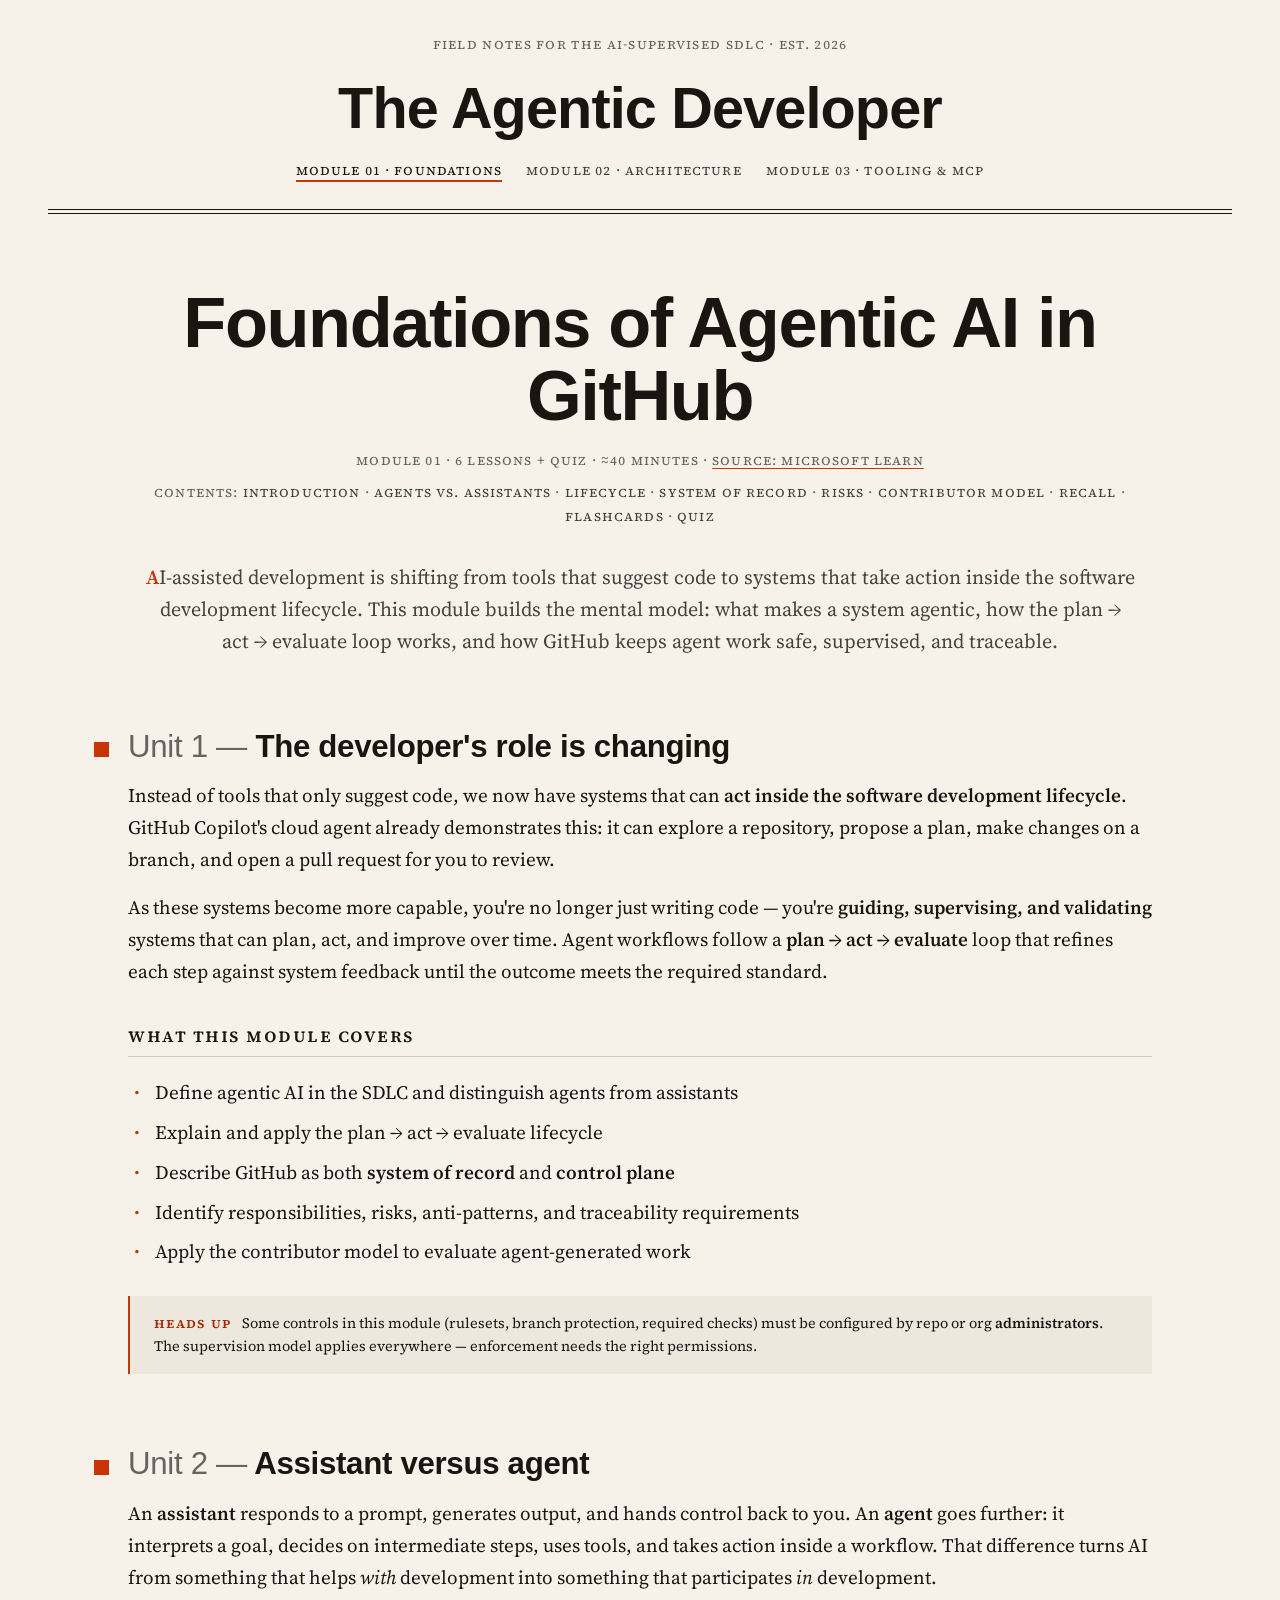
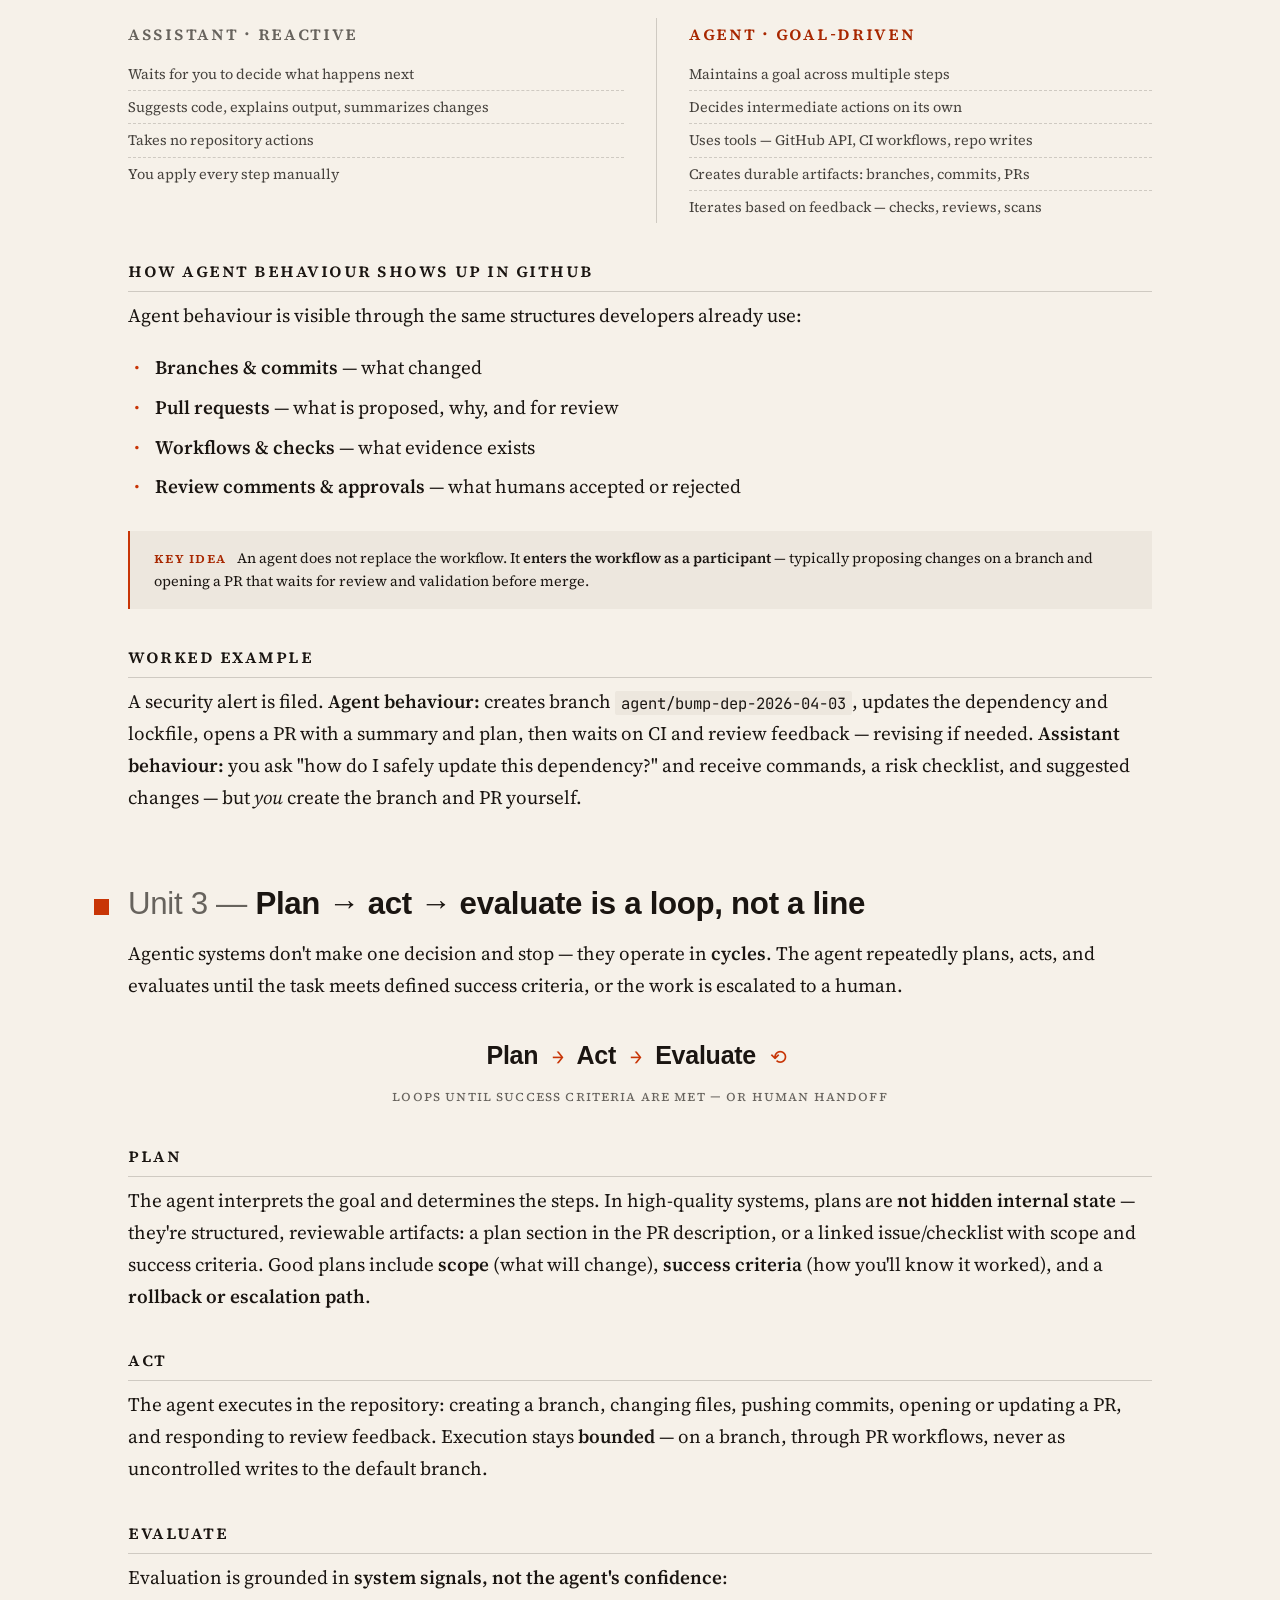
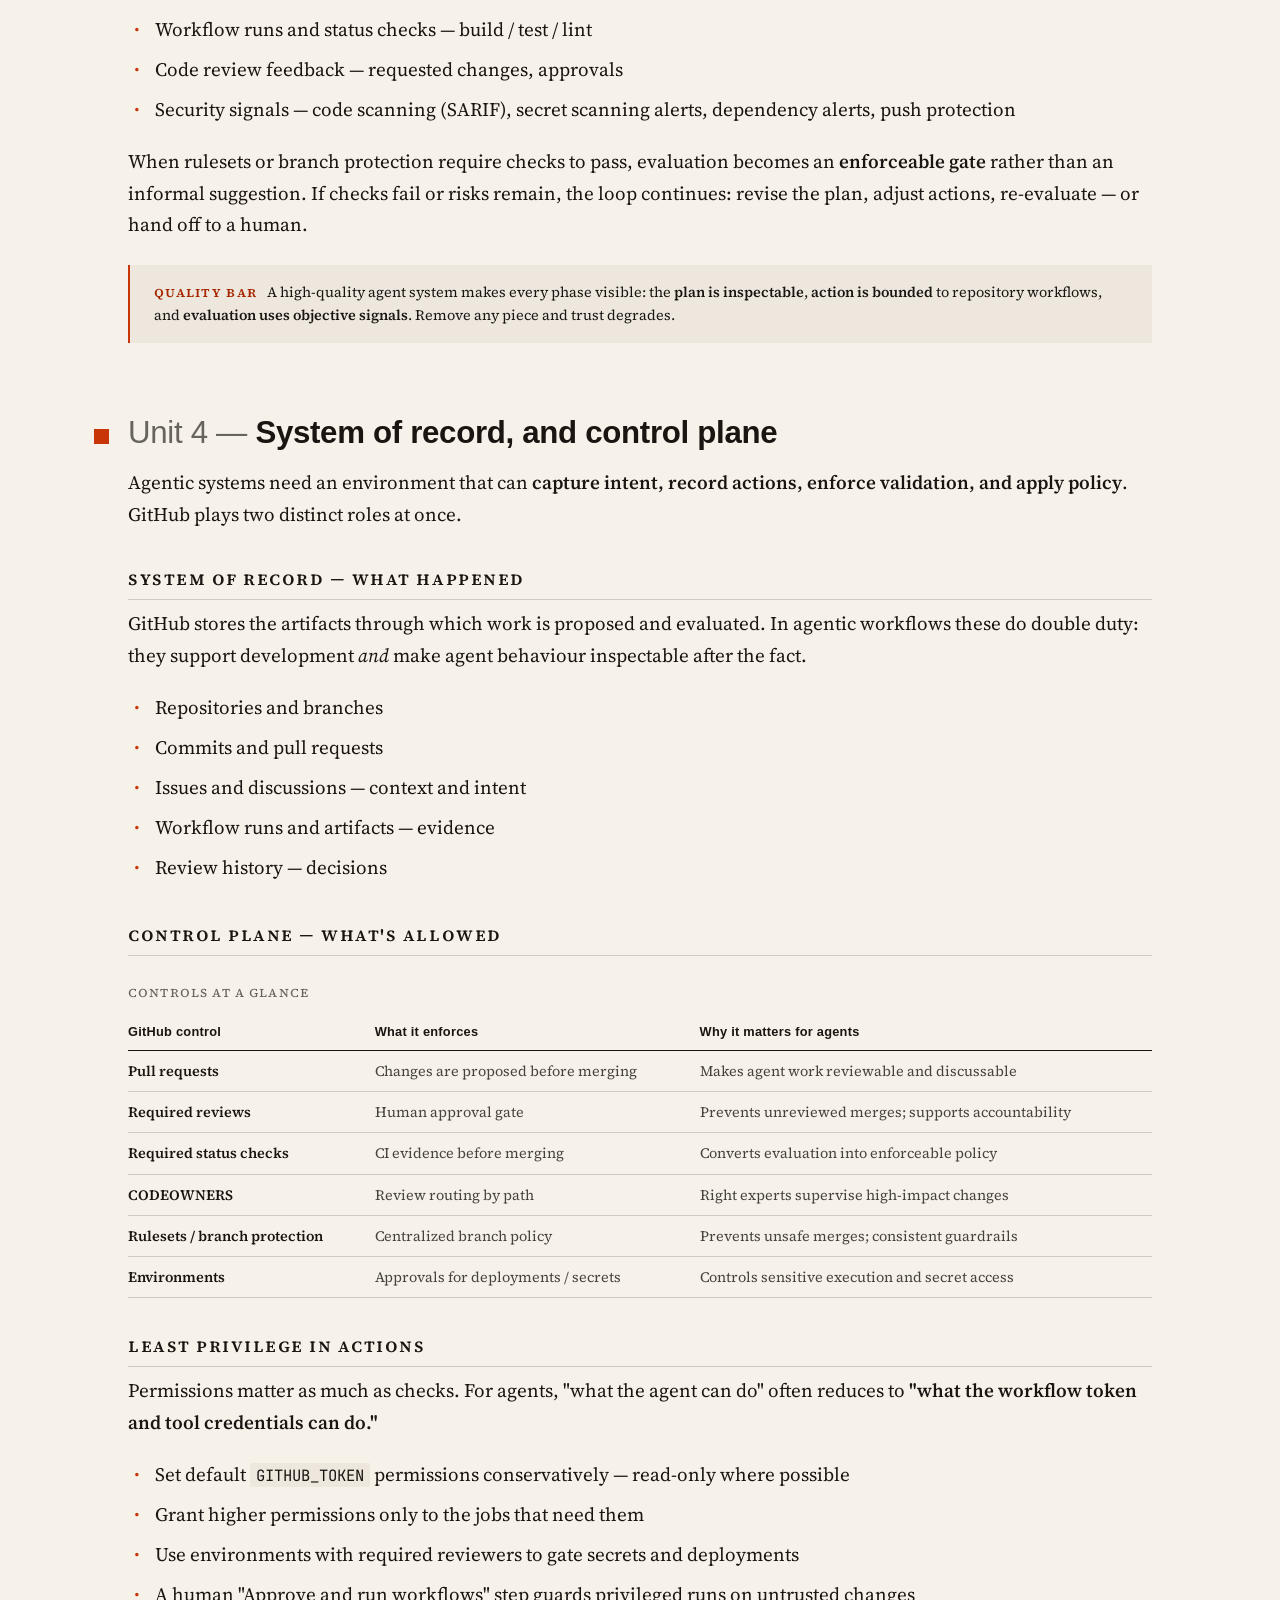
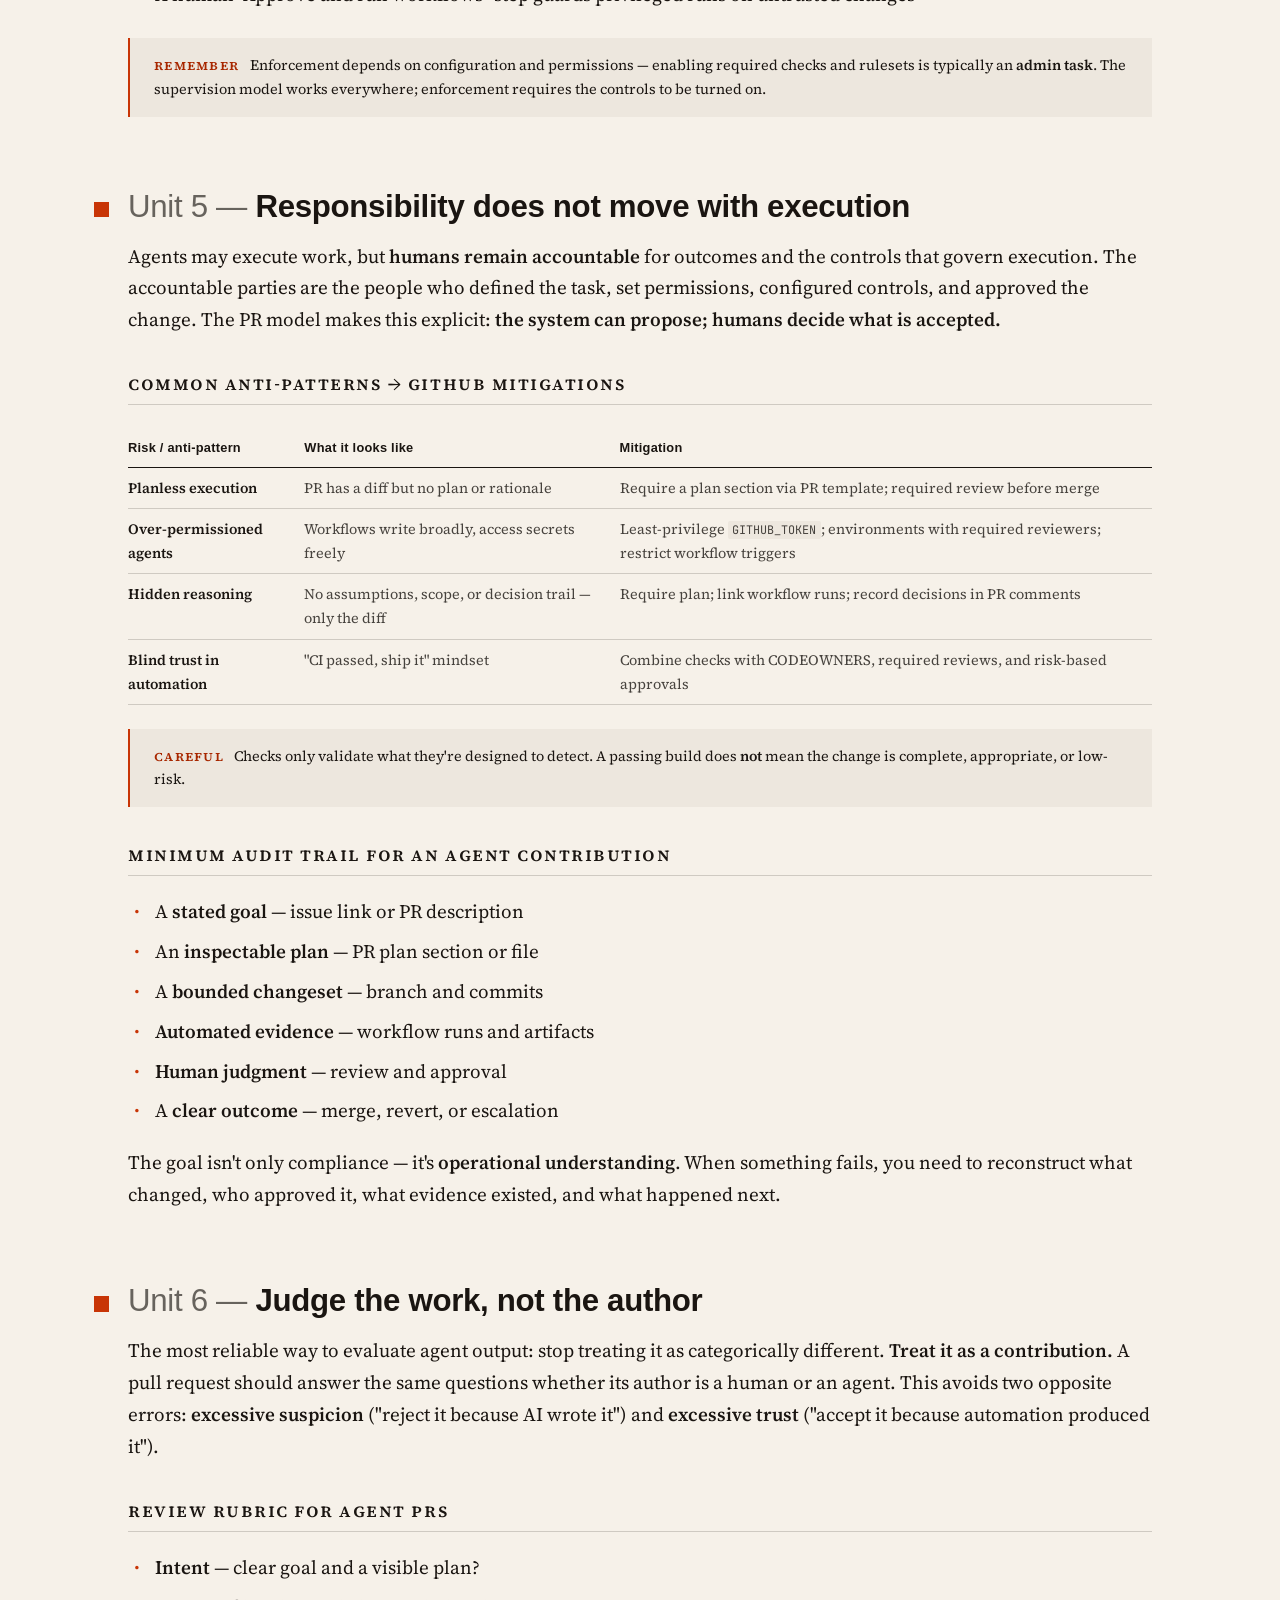
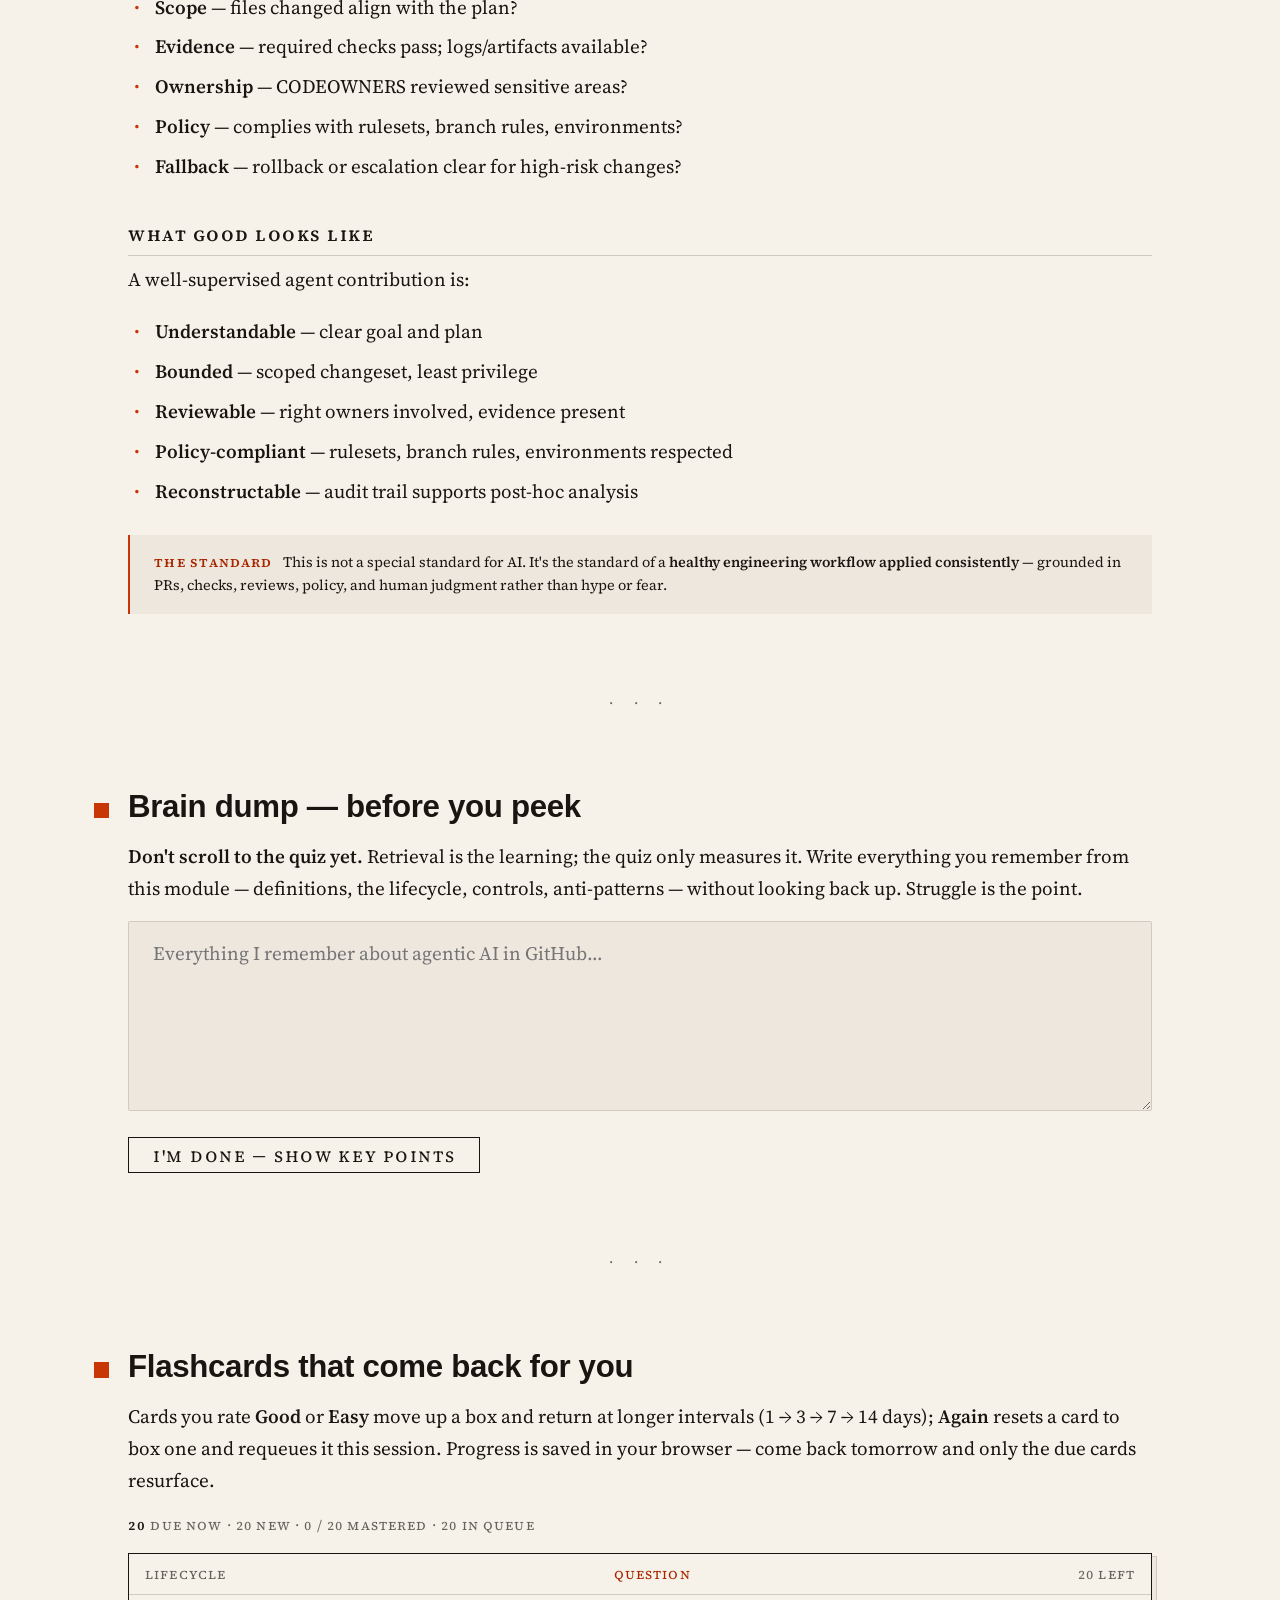
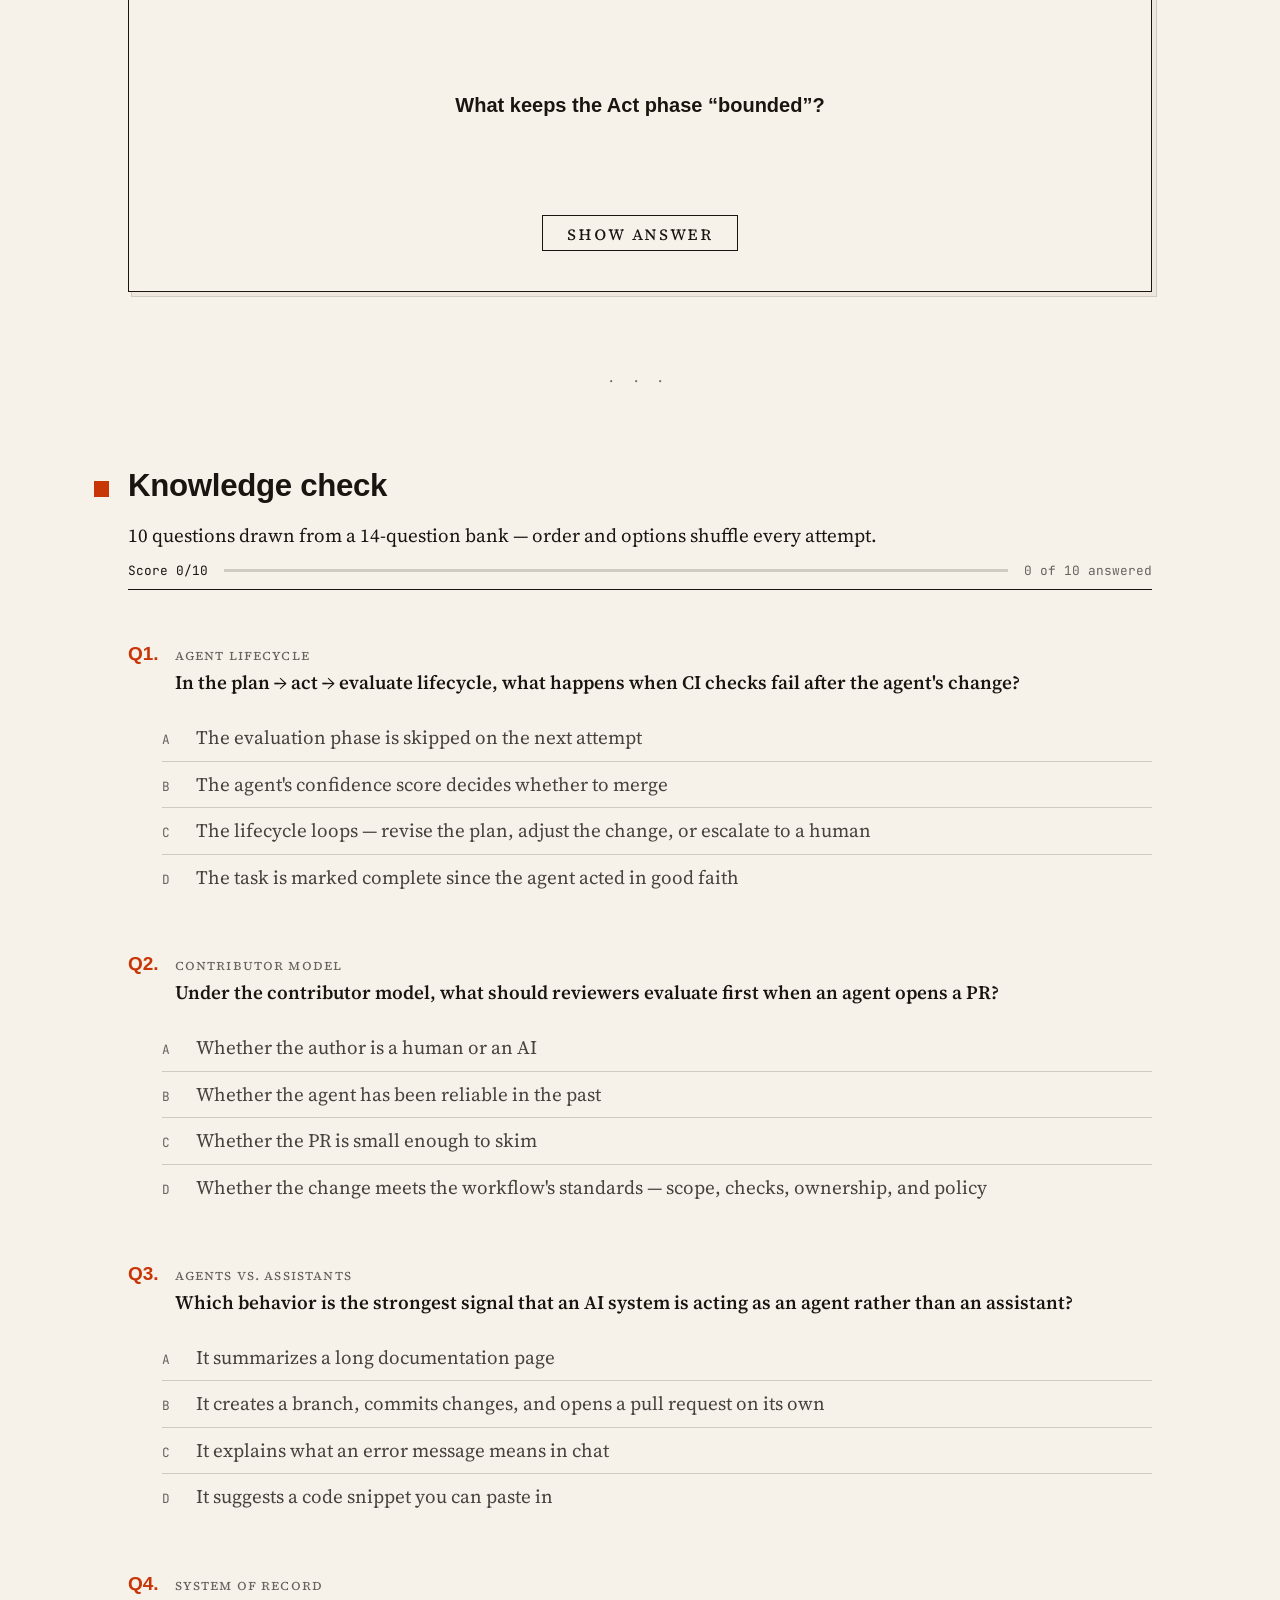
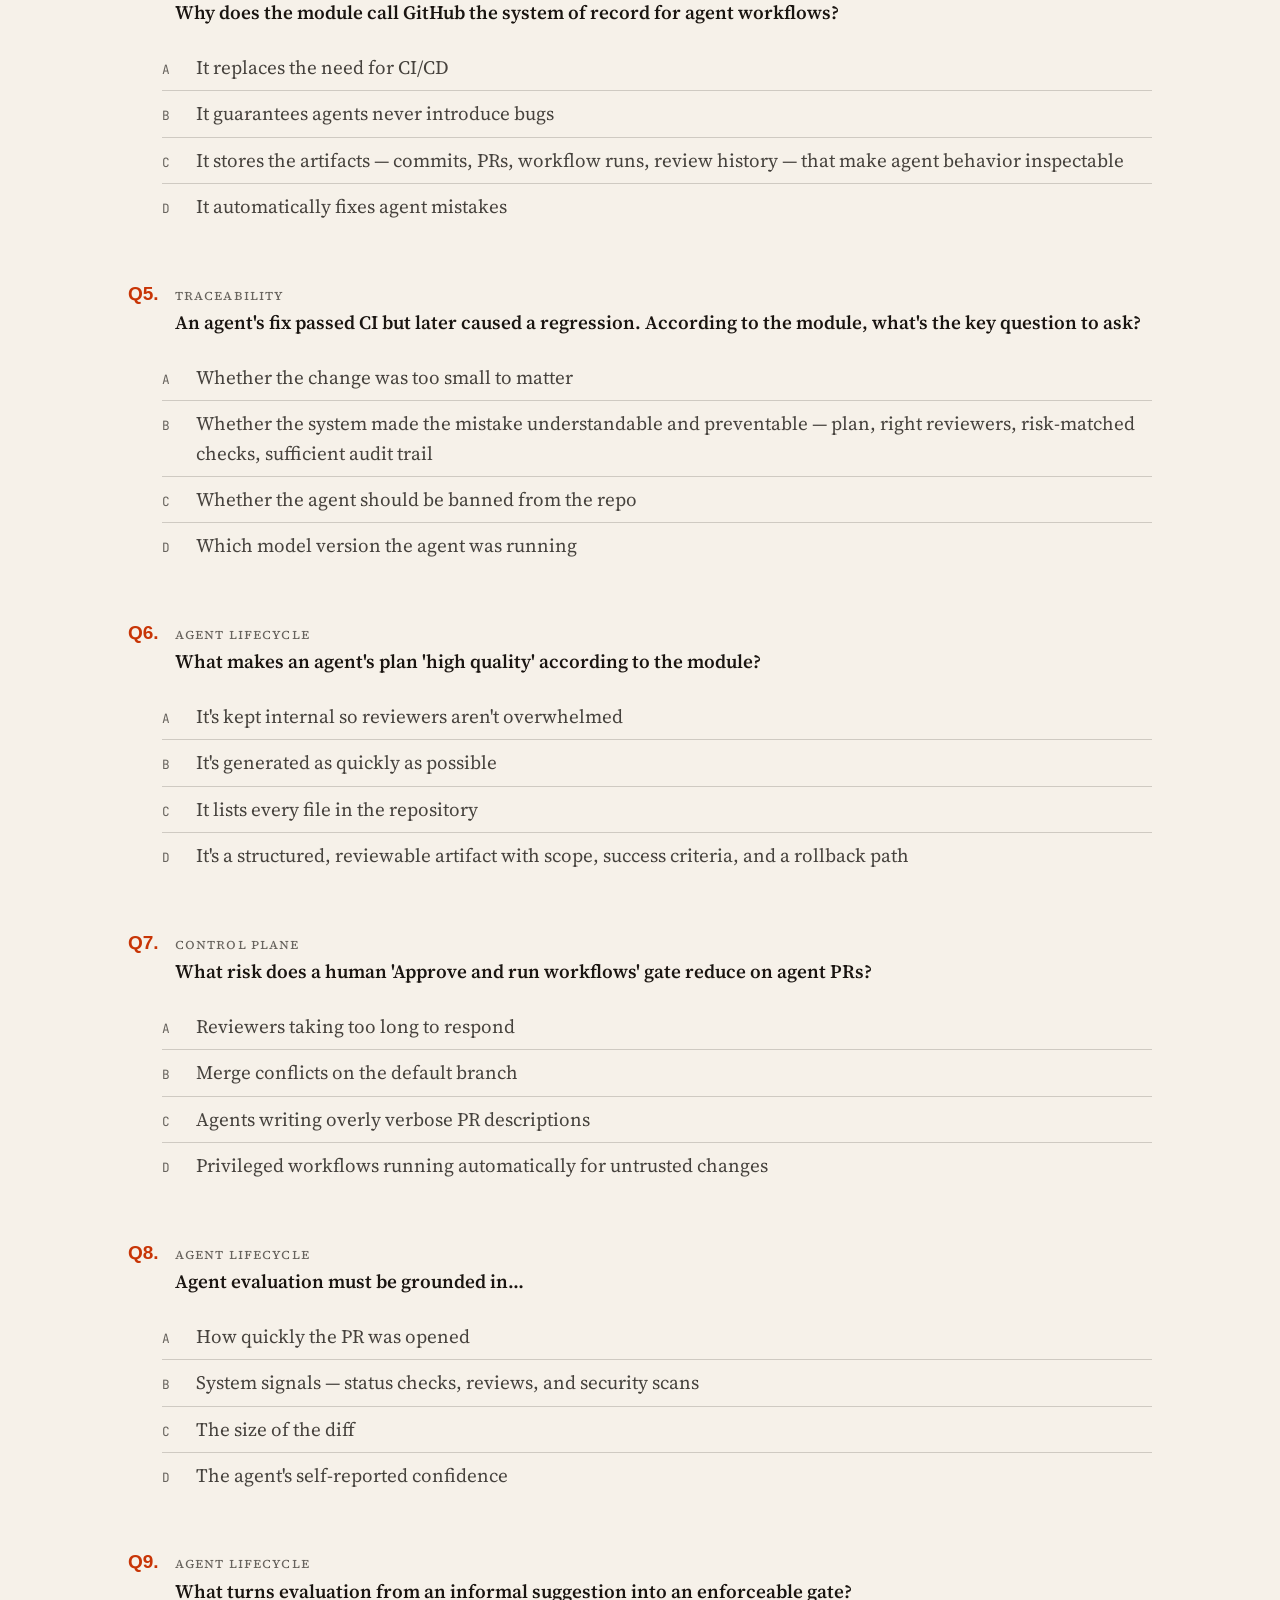
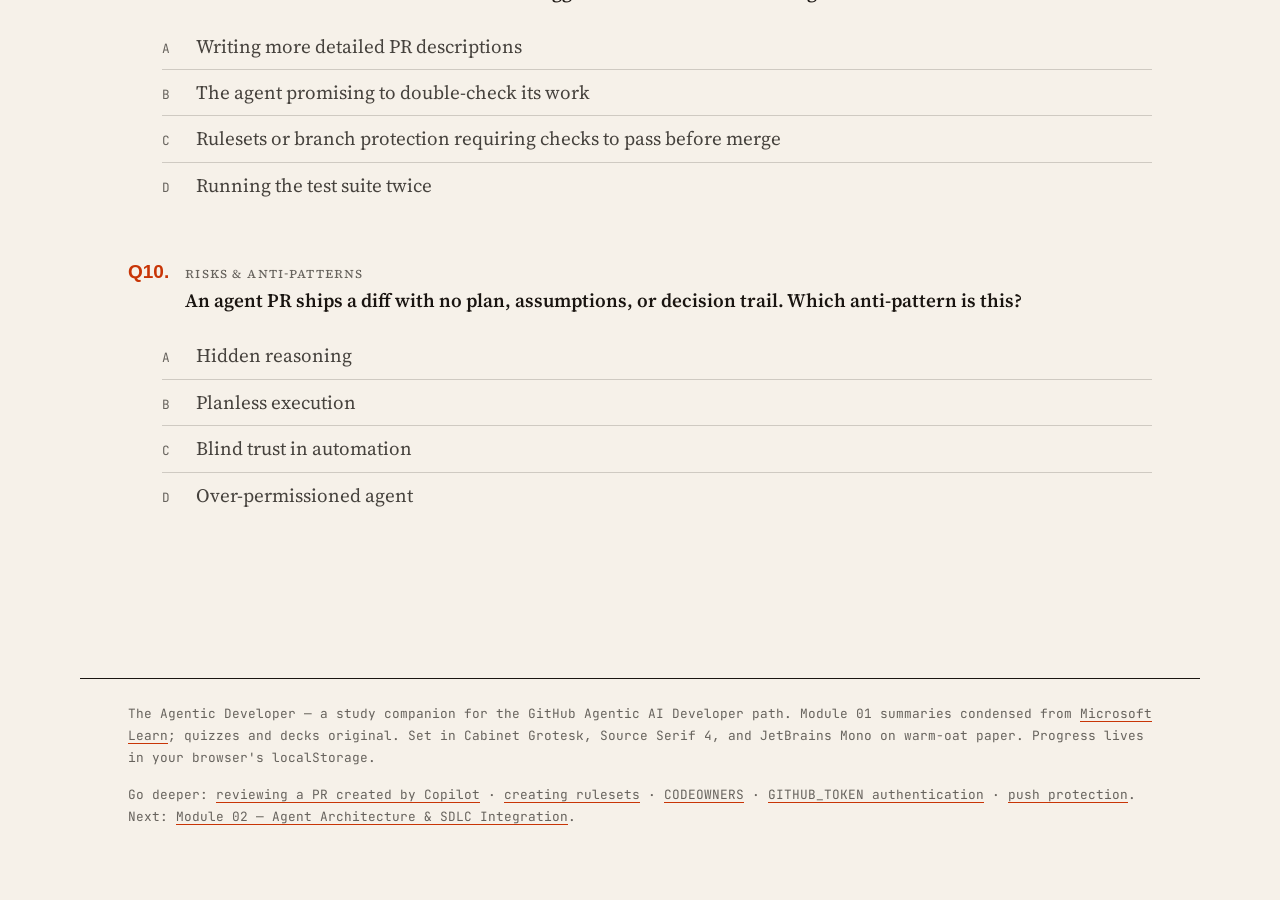
<file: index.html>
<!DOCTYPE html>
<html lang="en">
<head>
<meta charset="UTF-8">
<meta name="viewport" content="width=device-width, initial-scale=1.0">
<title>Module 01 — Foundations of Agentic AI in GitHub</title>
<meta name="description" content="Study guide and quiz for the Microsoft Learn module: Foundations of Agentic AI in GitHub.">
<link rel="preconnect" href="https://fonts.googleapis.com">
<link rel="preconnect" href="https://fonts.gstatic.com" crossorigin>
<link href="https://api.fontshare.com/v2/css?f[]=cabinet-grotesk@500,700,800&display=swap" rel="stylesheet">
<link href="https://fonts.googleapis.com/css2?family=Source+Serif+4:ital,opsz,wght@0,8..60,400;0,8..60,600;1,8..60,400&family=JetBrains+Mono:wght@400;500&display=swap" rel="stylesheet">
<link rel="stylesheet" href="tokens.css">
<style>
/* Hallmark · pre-emit critique: P4 H5 E4 S4 R5 V4 */
/* Hallmark · genre: editorial · macrostructure: Long Document · theme: Almanac · enrichment: none · nav: N6 · footer: Ft4 · design-system: design.md · designed-as-app */

* { margin: 0; padding: 0; box-sizing: border-box; }
html, body { overflow-x: clip; }

body {
  background: var(--color-paper);
  color: var(--color-ink);
  font-family: var(--font-body);
  font-size: var(--text-base);
  line-height: 1.68;
  -webkit-font-smoothing: antialiased;
}

::selection { background: var(--color-accent); color: var(--color-paper); }

a { color: var(--color-ink); text-decoration: underline; text-decoration-color: var(--color-accent); text-underline-offset: 0.2em; text-decoration-thickness: 1px; transition: color var(--dur-short) var(--ease-out); }
a:hover { color: var(--color-accent); }
a:focus-visible, button:focus-visible, input:focus-visible, textarea:focus-visible { outline: 2px solid var(--color-focus); outline-offset: 3px; border-radius: var(--radius-pill); }

/* ---------- N6 masthead ---------- */
.nav-mast { display: grid; gap: var(--space-2xs); padding: var(--space-lg) var(--page-gutter) 0; text-align: center; }
.mast-line { font-variant-caps: all-small-caps; letter-spacing: 0.09em; font-size: var(--text-sm); color: var(--color-neutral); }
.mast-name { font-family: var(--font-display); font-weight: 800; font-size: clamp(2rem, 5.5vw, 3.6rem); letter-spacing: -0.015em; line-height: 0.98; overflow-wrap: anywhere; min-width: 0; }
.mast-name a { text-decoration: none; color: inherit; }
.mast-nav ul { display: inline-flex; flex-wrap: wrap; justify-content: center; gap: var(--space-md); list-style: none; margin-top: var(--space-2xs); }
.mast-nav a { font-variant-caps: all-small-caps; letter-spacing: 0.08em; font-size: var(--text-sm); text-decoration: none; color: var(--color-muted); }
.mast-nav a:hover { color: var(--color-accent); }
.mast-nav a[aria-current="page"] { color: var(--color-ink); border-bottom: 2px solid var(--color-accent); }
.mast-rule { border: 0; border-top: var(--rule-hair) solid var(--color-ink); border-bottom: var(--rule-hair) solid var(--color-ink); height: 5px; margin-top: var(--space-sm); }

/* ---------- document ---------- */
.doc { max-width: var(--measure); margin: 0 auto; padding: var(--space-2xl) var(--page-gutter) var(--space-xl); }
.doc-title { font-family: var(--font-display); font-weight: 700; font-size: var(--text-display); line-height: 1.04; letter-spacing: -0.02em; overflow-wrap: anywhere; min-width: 0; }
.doc-meta { margin-top: var(--space-sm); font-variant-caps: all-small-caps; letter-spacing: 0.08em; color: var(--color-neutral); font-size: var(--text-sm); }
.doc-meta a { color: var(--color-neutral); }
.contents { margin-top: var(--space-2xs); font-variant-caps: all-small-caps; letter-spacing: 0.08em; font-size: var(--text-sm); color: var(--color-neutral); }
.contents a { color: var(--color-muted); text-decoration: none; }
.contents a:hover { color: var(--color-accent); }

/* centered doc head */
.doc-title, .doc-meta, .contents { text-align: center; }
.lede { margin: var(--space-lg) auto 0; max-width: 62rem; text-align: center; font-size: var(--text-md); line-height: 1.6; color: var(--color-muted); }
.lede::first-letter { color: var(--color-accent); font-weight: 600; }

p + p { margin-top: var(--space-sm); }

h2.inline { font-family: var(--font-display); font-weight: 700; font-size: var(--text-xl); line-height: 1.15; letter-spacing: -0.01em; margin: var(--space-2xl) 0 var(--space-sm); position: relative; }
h2.inline::before { content: ""; position: absolute; left: -1.1em; top: 0.42em; width: 0.5em; height: 0.5em; background: var(--color-accent); }
h2.inline .no { color: var(--color-neutral); font-weight: 500; }

h3.run-in { font-variant-caps: all-small-caps; font-weight: 600; letter-spacing: 0.08em; font-size: var(--text-base); color: var(--color-ink); margin: var(--space-lg) 0 var(--space-2xs); border-bottom: var(--rule-hair) solid var(--color-rule); padding-bottom: var(--space-3xs); }

strong { font-weight: 600; }

ul.plain { list-style: none; margin: var(--space-sm) 0; }
ul.plain li { padding: var(--space-3xs) 0 var(--space-3xs) 1.4em; position: relative; }
ul.plain li::before { content: "·"; position: absolute; left: 0.3em; color: var(--color-accent); font-weight: 700; }

ol.steps { margin: var(--space-sm) 0 var(--space-sm) 0; list-style: none; counter-reset: step; }
ol.steps li { counter-increment: step; padding: var(--space-3xs) 0 var(--space-3xs) 2.2em; position: relative; }
ol.steps li::before { content: counter(step) "."; position: absolute; left: 0.3em; font-family: var(--font-display); font-weight: 700; color: var(--color-accent); }

.note { margin: var(--space-md) 0; padding: var(--space-sm) var(--space-md); border-left: 2px solid var(--color-accent); background: var(--color-paper-2); font-size: var(--text-sm); line-height: 1.6; }
.note .note-label { font-variant-caps: all-small-caps; letter-spacing: 0.09em; font-weight: 600; color: var(--color-accent-2); margin-right: 0.5em; }

.sheet-wrap { overflow-x: auto; margin: var(--space-md) 0; }
.sheet { border-collapse: collapse; width: 100%; min-width: 560px; font-size: var(--text-sm); }
.sheet caption { text-align: left; font-variant-caps: all-small-caps; letter-spacing: 0.08em; color: var(--color-neutral); padding-bottom: var(--space-2xs); }
.sheet th { font-family: var(--font-display); font-weight: 700; font-size: var(--text-xs); letter-spacing: 0.02em; text-align: left; padding: var(--space-2xs) var(--space-sm) var(--space-2xs) 0; border-bottom: var(--rule-hair) solid var(--color-ink); }
.sheet td { padding: var(--space-2xs) var(--space-sm) var(--space-2xs) 0; border-bottom: var(--rule-hair) solid var(--color-rule); vertical-align: top; color: var(--color-muted); }
.sheet td:first-child { color: var(--color-ink); font-weight: 600; }

code { font-family: var(--font-mono); font-size: 0.82em; background: var(--color-paper-2); padding: 0.1em 0.4em; border-radius: var(--radius-pill); }
pre { margin: var(--space-md) 0; padding: var(--space-sm) var(--space-md); background: var(--color-paper-2); border-top: 2px solid var(--color-ink); overflow-x: auto; font-family: var(--font-mono); font-size: var(--text-xs); line-height: 1.6; color: var(--color-ink); }
pre code { background: none; padding: 0; font-size: 1em; }

hr.gap { border: 0; text-align: center; margin: var(--space-2xl) 0 0; }
hr.gap::after { content: "· · ·"; color: var(--color-neutral); letter-spacing: 0.6em; font-size: var(--text-sm); }

/* twin comparison */
.twin { display: grid; grid-template-columns: repeat(2, minmax(0, 1fr)); gap: var(--space-lg); margin: var(--space-md) 0; }
.twin > div:last-child { border-left: var(--rule-hair) solid var(--color-rule); padding-left: var(--space-lg); }
.twin h4 { font-variant-caps: all-small-caps; letter-spacing: 0.09em; font-weight: 600; font-size: var(--text-base); margin-bottom: var(--space-2xs); }
.twin .a h4 { color: var(--color-neutral); }
.twin .b h4 { color: var(--color-accent-2); }
.twin ul { list-style: none; font-size: var(--text-sm); }
.twin li { padding: var(--space-3xs) 0; border-bottom: var(--rule-hair) dashed var(--color-rule); color: var(--color-muted); }
.twin li:last-child { border-bottom: 0; }
@media (max-width: 560px) {
  .twin { grid-template-columns: 1fr; }
  .twin > div:last-child { border-left: 0; padding-left: 0; border-top: var(--rule-hair) solid var(--color-rule); padding-top: var(--space-sm); }
}

/* lifecycle line */
.loopline { margin: var(--space-lg) 0; text-align: center; }
.loopline .words { font-family: var(--font-display); font-weight: 700; font-size: var(--text-lg); letter-spacing: -0.01em; }
.loopline .arrow { color: var(--color-accent); font-family: var(--font-mono); font-weight: 400; font-size: var(--text-md); padding: 0 0.35em; }
.loopline .caption { display: block; margin-top: var(--space-2xs); font-variant-caps: all-small-caps; letter-spacing: 0.08em; font-size: var(--text-sm); color: var(--color-neutral); }

/* ---------- study apparatus ---------- */
.exam-rule { border: 0; border-top: var(--rule-hair) solid var(--color-ink); margin-top: var(--space-2xl); }

.scoreboard { position: sticky; top: 0; z-index: 10; background: var(--color-paper); border-bottom: var(--rule-hair) solid var(--color-ink); padding: var(--space-2xs) 0; margin: 0 0 var(--space-lg); }
.scoreboard .row { display: flex; justify-content: space-between; align-items: center; gap: var(--space-sm); font-family: var(--font-mono); font-size: var(--text-xs); color: var(--color-neutral); }
.score-bar { flex: 1; height: 3px; background: var(--color-rule); position: relative; overflow: hidden; }
.score-bar i { position: absolute; inset: 0 auto 0 0; width: 0%; background: var(--color-ink); transition: width var(--dur-short) var(--ease-out); display: block; }
#scoreTxt { color: var(--color-ink); }

.q { margin-top: var(--space-xl); }
.q-line { display: flex; gap: var(--space-sm); align-items: baseline; }
.q-no { font-family: var(--font-display); font-weight: 800; color: var(--color-accent); flex-shrink: 0; }
.q-text { font-weight: 600; }
.q-topic { display: block; font-variant-caps: all-small-caps; letter-spacing: 0.08em; font-weight: 400; font-size: var(--text-sm); color: var(--color-neutral); }
.q-topic.refresher { color: var(--color-accent-2); }

.opts { margin: var(--space-sm) 0 0 2.1rem; display: grid; }
.opt { display: flex; gap: var(--space-sm); align-items: baseline; text-align: left; font-family: var(--font-body); font-size: var(--text-base); line-height: 1.55; color: var(--color-muted); background: none; border: 0; border-bottom: var(--rule-hair) solid var(--color-rule); padding: var(--space-2xs) var(--space-2xs) var(--space-2xs) 0; cursor: pointer; transition: color var(--dur-short) var(--ease-out), padding-left var(--dur-short) var(--ease-out); }
.opt:last-child { border-bottom: 0; }
.opt .key { font-family: var(--font-mono); font-size: var(--text-xs); color: var(--color-neutral); flex-shrink: 0; width: 1.4em; }
.opt:hover:not(:disabled) { color: var(--color-ink); padding-left: var(--space-2xs); }
.opt:hover:not(:disabled) .key { color: var(--color-accent); }
.opt:disabled { cursor: default; }
.opt.correct { color: var(--color-ink); font-weight: 600; }
.opt.correct .key { color: var(--color-paper); background: var(--color-ok); text-align: center; border-radius: var(--radius-pill); }
.opt.wrong { color: var(--color-accent-2); text-decoration: line-through; text-decoration-thickness: 1px; }
.opt.faded { opacity: 0.45; }

.q-verdict { display: none; margin: var(--space-sm) 0 0 2.1rem; padding-top: var(--space-2xs); font-size: var(--text-sm); color: var(--color-muted); }
.q-verdict.show { display: block; }
.q-verdict.ok { border-top: 2px solid var(--color-ok); }
.q-verdict.no { border-top: 2px solid var(--color-accent); }
.q-verdict b { font-variant-caps: all-small-caps; letter-spacing: 0.08em; font-weight: 600; }
.q-verdict.ok b { color: var(--color-ok); }
.q-verdict.no b { color: var(--color-accent-2); }
@media (max-width: 480px) { .opts, .q-verdict { margin-left: 0; } h2.inline::before { left: auto; right: 100%; margin-right: 0.5em; } }

#result { display: none; text-align: center; margin-top: var(--space-2xl); padding-top: var(--space-lg); border-top: var(--rule-hair) solid var(--color-ink); }
#result.show { display: block; }
#result .big { font-family: var(--font-display); font-weight: 800; font-size: var(--text-display); line-height: 1; }
#result .grade { margin-top: var(--space-2xs); font-variant-caps: all-small-caps; letter-spacing: 0.1em; color: var(--color-accent-2); font-size: var(--text-base); }
#result p { color: var(--color-muted); max-width: 48ch; margin: var(--space-sm) auto 0; }

.btn { font-family: var(--font-body); font-variant-caps: all-small-caps; letter-spacing: 0.09em; font-size: var(--text-base); background: none; border: var(--rule-hair) solid var(--color-ink); color: var(--color-ink); padding: var(--space-3xs) var(--space-md); cursor: pointer; transition: background var(--dur-short) var(--ease-out), color var(--dur-short) var(--ease-out), transform var(--dur-short) var(--ease-out); }
.btn:hover { background: var(--color-ink); color: var(--color-paper); }
.btn:active { transform: translateY(1px); }
.btn.quiet { border-color: var(--color-rule); color: var(--color-neutral); }
.btn.quiet:hover { background: var(--color-paper-2); color: var(--color-ink); }
.btn.warn { border-color: var(--color-accent); color: var(--color-accent-2); }
.btn.warn:hover { background: var(--color-accent); color: var(--color-paper); }
#retry { margin-top: var(--space-md); }

/* recall */
.recall-ta { width: 100%; min-height: 190px; background: var(--color-paper-2); border: var(--rule-hair) solid var(--color-rule); color: var(--color-ink); font-family: var(--font-body); font-size: var(--text-base); line-height: 1.6; padding: var(--space-sm) var(--space-md); resize: vertical; margin-top: var(--space-sm); border-radius: var(--radius-input); }
.recall-ta:focus { border-color: var(--color-ink); }
.recall-actions { display: flex; gap: var(--space-sm); align-items: center; margin-top: var(--space-sm); flex-wrap: wrap; }
.recall-prev { font-family: var(--font-mono); font-size: var(--text-xs); color: var(--color-neutral); }
.recall-key { display: none; margin-top: var(--space-md); border-top: 2px solid var(--color-ink); padding-top: var(--space-sm); }
.recall-key.show { display: block; }
.recall-key h4 { font-variant-caps: all-small-caps; letter-spacing: 0.09em; font-weight: 600; margin-bottom: var(--space-2xs); }
.recall-key label { display: flex; gap: var(--space-sm); align-items: baseline; padding: var(--space-2xs) 0; border-bottom: var(--rule-hair) dashed var(--color-rule); font-size: var(--text-sm); color: var(--color-muted); cursor: pointer; }
.recall-key label:last-of-type { border-bottom: 0; }
.recall-key input { accent-color: var(--color-accent); transform: translateY(1px); flex-shrink: 0; }
#recallScore { display: block; margin-top: var(--space-sm); font-variant-caps: all-small-caps; letter-spacing: 0.08em; color: var(--color-accent-2); }

/* flashcards */
.deck-stats { margin: var(--space-sm) 0; font-variant-caps: all-small-caps; letter-spacing: 0.08em; font-size: var(--text-sm); color: var(--color-neutral); }
.deck-stats b { color: var(--color-ink); font-weight: 600; }
.fcard { margin-top: var(--space-sm); border: var(--rule-hair) solid var(--color-ink); background: var(--color-paper); box-shadow: 4px 4px 0 var(--color-paper-2), 4px 4px 0 1px var(--color-rule); }
.fcard-top { display: flex; justify-content: space-between; gap: var(--space-sm); padding: var(--space-2xs) var(--space-sm); border-bottom: var(--rule-hair) solid var(--color-rule); font-variant-caps: all-small-caps; letter-spacing: 0.08em; font-size: var(--text-sm); color: var(--color-neutral); }
.fcard-top .side { color: var(--color-accent-2); }
.fcard-body { min-height: 220px; display: flex; align-items: center; justify-content: center; padding: var(--space-lg) var(--space-md); }
.fcard-face-q { font-family: var(--font-display); font-weight: 700; font-size: var(--text-md); line-height: 1.3; text-align: center; max-width: 36ch; }
.fcard-face-a { font-size: var(--text-sm); line-height: 1.65; color: var(--color-muted); max-width: 58ch; }
.fcard-face-a strong { color: var(--color-ink); }
.fcard-actions { display: flex; justify-content: center; gap: var(--space-sm); padding: 0 var(--space-sm) var(--space-md); flex-wrap: wrap; }
.rate-hint { text-align: center; font-family: var(--font-mono); font-size: var(--text-xs); color: var(--color-neutral); padding-bottom: var(--space-sm); }
#deckDone { display: none; text-align: center; border-top: 2px solid var(--color-ink); margin-top: var(--space-sm); padding-top: var(--space-md); }
#deckDone.show { display: block; }
#deckDone .big { font-family: var(--font-display); font-weight: 700; font-size: var(--text-lg); }
#deckDone p { color: var(--color-muted); margin: var(--space-2xs) auto var(--space-sm); max-width: 46ch; }

/* Ft4 colophon */
.foot-dense { max-width: var(--measure); margin: var(--space-3xl) auto 0; padding: var(--space-md) var(--page-gutter) var(--space-2xl); border-top: var(--rule-hair) solid var(--color-ink); }
.foot-dense p { font-family: var(--font-mono); font-size: var(--text-xs); line-height: 1.7; color: var(--color-neutral); }
.foot-dense p + p { margin-top: var(--space-sm); }
.foot-dense a { color: var(--color-neutral); }

@media (prefers-reduced-motion: reduce) { * { transition-duration: 0.01ms !important; } html { scroll-behavior: auto; } }
html { scroll-behavior: smooth; }
</style>
</head>
<body>

<header class="nav-mast">
  <p class="mast-line">Field Notes for the AI-Supervised SDLC · Est. 2026</p>
  <p class="mast-name"><a href="index.html">The Agentic Developer</a></p>
  <nav class="mast-nav" aria-label="Primary">
    <ul>
      <li><a href="index.html" aria-current="page">Module 01 · Foundations</a></li>
      <li><a href="module-02.html">Module 02 · Architecture</a></li>
      <li><a href="module-03.html">Module 03 · Tooling &amp; MCP</a></li>
    </ul>
  </nav>
  <hr class="mast-rule" aria-hidden="true">
</header>

<main class="doc">
  <h1 class="doc-title">Foundations of Agentic AI in GitHub</h1>
  <p class="doc-meta">Module 01 · 6 lessons + quiz · ≈40 minutes · <a href="https://learn.microsoft.com/en-gb/training/modules/foundations-agentic-ai/" target="_blank" rel="noopener">source: Microsoft Learn</a></p>
  <p class="contents">Contents: <a href="#u1">Introduction</a> · <a href="#u2">Agents vs. assistants</a> · <a href="#u3">Lifecycle</a> · <a href="#u4">System of record</a> · <a href="#u5">Risks</a> · <a href="#u6">Contributor model</a> · <a href="#recall">Recall</a> · <a href="#cards">Flashcards</a> · <a href="#quiz">Quiz</a></p>

  <p class="lede">
    AI-assisted development is shifting from tools that suggest code to systems that take
    action inside the software development lifecycle. This module builds the mental model:
    what makes a system agentic, how the plan → act → evaluate loop works, and how GitHub
    keeps agent work safe, supervised, and traceable.
  </p>

  <!-- ============ UNIT 1 ============ -->
  <h2 class="inline" id="u1"><span class="no">Unit 1 —</span> The developer's role is changing</h2>
  <p>
    Instead of tools that only suggest code, we now have systems that can <strong>act inside the
    software development lifecycle</strong>. GitHub Copilot's cloud agent already demonstrates this:
    it can explore a repository, propose a plan, make changes on a branch, and open a pull
    request for you to review.
  </p>
  <p>
    As these systems become more capable, you're no longer just writing code — you're
    <strong>guiding, supervising, and validating</strong> systems that can plan, act, and improve over
    time. Agent workflows follow a <strong>plan → act → evaluate</strong> loop that refines each step
    against system feedback until the outcome meets the required standard.
  </p>
  <h3 class="run-in">What this module covers</h3>
  <ul class="plain">
    <li>Define agentic AI in the SDLC and distinguish agents from assistants</li>
    <li>Explain and apply the plan → act → evaluate lifecycle</li>
    <li>Describe GitHub as both <strong>system of record</strong> and <strong>control plane</strong></li>
    <li>Identify responsibilities, risks, anti-patterns, and traceability requirements</li>
    <li>Apply the contributor model to evaluate agent-generated work</li>
  </ul>
  <div class="note">
    <span class="note-label">Heads up</span>
    Some controls in this module (rulesets, branch protection, required checks) must be configured
    by repo or org <strong>administrators</strong>. The supervision model applies everywhere — enforcement
    needs the right permissions.
  </div>

  <!-- ============ UNIT 2 ============ -->
  <h2 class="inline" id="u2"><span class="no">Unit 2 —</span> Assistant versus agent</h2>
  <p>
    An <strong>assistant</strong> responds to a prompt, generates output, and hands control back to you.
    An <strong>agent</strong> goes further: it interprets a goal, decides on intermediate steps, uses tools,
    and takes action inside a workflow. That difference turns AI from something that
    helps <em>with</em> development into something that participates <em>in</em> development.
  </p>
  <div class="twin">
    <div class="a">
      <h4>Assistant · reactive</h4>
      <ul>
        <li>Waits for you to decide what happens next</li>
        <li>Suggests code, explains output, summarizes changes</li>
        <li>Takes no repository actions</li>
        <li>You apply every step manually</li>
      </ul>
    </div>
    <div class="b">
      <h4>Agent · goal-driven</h4>
      <ul>
        <li>Maintains a goal across multiple steps</li>
        <li>Decides intermediate actions on its own</li>
        <li>Uses tools — GitHub API, CI workflows, repo writes</li>
        <li>Creates durable artifacts: branches, commits, PRs</li>
        <li>Iterates based on feedback — checks, reviews, scans</li>
      </ul>
    </div>
  </div>
  <h3 class="run-in">How agent behaviour shows up in GitHub</h3>
  <p>Agent behaviour is visible through the same structures developers already use:</p>
  <ul class="plain">
    <li><strong>Branches &amp; commits</strong> — what changed</li>
    <li><strong>Pull requests</strong> — what is proposed, why, and for review</li>
    <li><strong>Workflows &amp; checks</strong> — what evidence exists</li>
    <li><strong>Review comments &amp; approvals</strong> — what humans accepted or rejected</li>
  </ul>
  <div class="note">
    <span class="note-label">Key idea</span>
    An agent does not replace the workflow. It <strong>enters the workflow as a participant</strong> —
    typically proposing changes on a branch and opening a PR that waits for review and validation before merge.
  </div>
  <h3 class="run-in">Worked example</h3>
  <p>
    A security alert is filed. <strong>Agent behaviour:</strong> creates branch
    <code>agent/bump-dep-2026-04-03</code>, updates the dependency and lockfile, opens a PR with a
    summary and plan, then waits on CI and review feedback — revising if needed.
    <strong>Assistant behaviour:</strong> you ask "how do I safely update this dependency?" and receive
    commands, a risk checklist, and suggested changes — but <em>you</em> create the branch and PR yourself.
  </p>

  <!-- ============ UNIT 3 ============ -->
  <h2 class="inline" id="u3"><span class="no">Unit 3 —</span> Plan → act → evaluate is a loop, not a line</h2>
  <p>
    Agentic systems don't make one decision and stop — they operate in <strong>cycles</strong>. The
    agent repeatedly plans, acts, and evaluates until the task meets defined success criteria,
    or the work is escalated to a human.
  </p>
  <div class="loopline" role="img" aria-label="Plan, act, evaluate cycle">
    <span class="words">Plan <span class="arrow">→</span> Act <span class="arrow">→</span> Evaluate <span class="arrow">⟲</span></span>
    <span class="caption">loops until success criteria are met — or human handoff</span>
  </div>
  <h3 class="run-in">Plan</h3>
  <p>
    The agent interprets the goal and determines the steps. In high-quality systems, plans are
    <strong>not hidden internal state</strong> — they're structured, reviewable artifacts: a plan section
    in the PR description, or a linked issue/checklist with scope and success criteria. Good plans
    include <strong>scope</strong> (what will change), <strong>success criteria</strong> (how you'll know it worked),
    and a <strong>rollback or escalation path</strong>.
  </p>
  <h3 class="run-in">Act</h3>
  <p>
    The agent executes in the repository: creating a branch, changing files, pushing commits,
    opening or updating a PR, and responding to review feedback. Execution stays <strong>bounded</strong> —
    on a branch, through PR workflows, never as uncontrolled writes to the default branch.
  </p>
  <h3 class="run-in">Evaluate</h3>
  <p>Evaluation is grounded in <strong>system signals, not the agent's confidence</strong>:</p>
  <ul class="plain">
    <li>Workflow runs and status checks — build / test / lint</li>
    <li>Code review feedback — requested changes, approvals</li>
    <li>Security signals — code scanning (SARIF), secret scanning alerts, dependency alerts, push protection</li>
  </ul>
  <p>
    When rulesets or branch protection require checks to pass, evaluation becomes an
    <strong>enforceable gate</strong> rather than an informal suggestion. If checks fail or risks remain, the
    loop continues: revise the plan, adjust actions, re-evaluate — or hand off to a human.
  </p>
  <div class="note">
    <span class="note-label">Quality bar</span>
    A high-quality agent system makes every phase visible: the <strong>plan is inspectable</strong>,
    <strong>action is bounded</strong> to repository workflows, and <strong>evaluation uses objective signals</strong>.
    Remove any piece and trust degrades.
  </div>

  <!-- ============ UNIT 4 ============ -->
  <h2 class="inline" id="u4"><span class="no">Unit 4 —</span> System of record, and control plane</h2>
  <p>
    Agentic systems need an environment that can <strong>capture intent, record actions, enforce
    validation, and apply policy</strong>. GitHub plays two distinct roles at once.
  </p>
  <h3 class="run-in">System of record — what happened</h3>
  <p>GitHub stores the artifacts through which work is proposed and evaluated. In agentic workflows these do double duty: they support development <em>and</em> make agent behaviour inspectable after the fact.</p>
  <ul class="plain">
    <li>Repositories and branches</li>
    <li>Commits and pull requests</li>
    <li>Issues and discussions — context and intent</li>
    <li>Workflow runs and artifacts — evidence</li>
    <li>Review history — decisions</li>
  </ul>
  <h3 class="run-in">Control plane — what's allowed</h3>
  <div class="sheet-wrap">
    <table class="sheet">
      <caption>Controls at a glance</caption>
      <thead>
        <tr><th>GitHub control</th><th>What it enforces</th><th>Why it matters for agents</th></tr>
      </thead>
      <tbody>
        <tr><td>Pull requests</td><td>Changes are proposed before merging</td><td>Makes agent work reviewable and discussable</td></tr>
        <tr><td>Required reviews</td><td>Human approval gate</td><td>Prevents unreviewed merges; supports accountability</td></tr>
        <tr><td>Required status checks</td><td>CI evidence before merging</td><td>Converts evaluation into enforceable policy</td></tr>
        <tr><td>CODEOWNERS</td><td>Review routing by path</td><td>Right experts supervise high-impact changes</td></tr>
        <tr><td>Rulesets / branch protection</td><td>Centralized branch policy</td><td>Prevents unsafe merges; consistent guardrails</td></tr>
        <tr><td>Environments</td><td>Approvals for deployments / secrets</td><td>Controls sensitive execution and secret access</td></tr>
      </tbody>
    </table>
  </div>
  <h3 class="run-in">Least privilege in Actions</h3>
  <p>
    Permissions matter as much as checks. For agents, "what the agent can do" often reduces to
    <strong>"what the workflow token and tool credentials can do."</strong>
  </p>
  <ul class="plain">
    <li>Set default <code>GITHUB_TOKEN</code> permissions conservatively — read-only where possible</li>
    <li>Grant higher permissions only to the jobs that need them</li>
    <li>Use environments with required reviewers to gate secrets and deployments</li>
    <li>A human "Approve and run workflows" step guards privileged runs on untrusted changes</li>
  </ul>
  <div class="note">
    <span class="note-label">Remember</span>
    Enforcement depends on configuration and permissions — enabling required checks and rulesets is
    typically an <strong>admin task</strong>. The supervision model works everywhere; enforcement requires
    the controls to be turned on.
  </div>

  <!-- ============ UNIT 5 ============ -->
  <h2 class="inline" id="u5"><span class="no">Unit 5 —</span> Responsibility does not move with execution</h2>
  <p>
    Agents may execute work, but <strong>humans remain accountable</strong> for outcomes and the controls
    that govern execution. The accountable parties are the people who defined the task, set
    permissions, configured controls, and approved the change. The PR model makes this explicit:
    <strong>the system can propose; humans decide what is accepted.</strong>
  </p>
  <h3 class="run-in">Common anti-patterns → GitHub mitigations</h3>
  <div class="sheet-wrap">
    <table class="sheet">
      <thead>
        <tr><th>Risk / anti-pattern</th><th>What it looks like</th><th>Mitigation</th></tr>
      </thead>
      <tbody>
        <tr><td>Planless execution</td><td>PR has a diff but no plan or rationale</td><td>Require a plan section via PR template; required review before merge</td></tr>
        <tr><td>Over-permissioned agents</td><td>Workflows write broadly, access secrets freely</td><td>Least-privilege <code>GITHUB_TOKEN</code>; environments with required reviewers; restrict workflow triggers</td></tr>
        <tr><td>Hidden reasoning</td><td>No assumptions, scope, or decision trail — only the diff</td><td>Require plan; link workflow runs; record decisions in PR comments</td></tr>
        <tr><td>Blind trust in automation</td><td>"CI passed, ship it" mindset</td><td>Combine checks with CODEOWNERS, required reviews, and risk-based approvals</td></tr>
      </tbody>
    </table>
  </div>
  <div class="note">
    <span class="note-label">Careful</span>
    Checks only validate what they're designed to detect. A passing build does <strong>not</strong> mean the
    change is complete, appropriate, or low-risk.
  </div>
  <h3 class="run-in">Minimum audit trail for an agent contribution</h3>
  <ul class="plain">
    <li>A <strong>stated goal</strong> — issue link or PR description</li>
    <li>An <strong>inspectable plan</strong> — PR plan section or file</li>
    <li>A <strong>bounded changeset</strong> — branch and commits</li>
    <li><strong>Automated evidence</strong> — workflow runs and artifacts</li>
    <li><strong>Human judgment</strong> — review and approval</li>
    <li>A <strong>clear outcome</strong> — merge, revert, or escalation</li>
  </ul>
  <p>
    The goal isn't only compliance — it's <strong>operational understanding</strong>. When something fails,
    you need to reconstruct what changed, who approved it, what evidence existed, and what happened next.
  </p>

  <!-- ============ UNIT 6 ============ -->
  <h2 class="inline" id="u6"><span class="no">Unit 6 —</span> Judge the work, not the author</h2>
  <p>
    The most reliable way to evaluate agent output: stop treating it as categorically different.
    <strong>Treat it as a contribution.</strong> A pull request should answer the same questions whether
    its author is a human or an agent. This avoids two opposite errors:
    <strong>excessive suspicion</strong> ("reject it because AI wrote it") and
    <strong>excessive trust</strong> ("accept it because automation produced it").
  </p>
  <h3 class="run-in">Review rubric for agent PRs</h3>
  <ul class="plain">
    <li><strong>Intent</strong> — clear goal and a visible plan?</li>
    <li><strong>Scope</strong> — files changed align with the plan?</li>
    <li><strong>Evidence</strong> — required checks pass; logs/artifacts available?</li>
    <li><strong>Ownership</strong> — CODEOWNERS reviewed sensitive areas?</li>
    <li><strong>Policy</strong> — complies with rulesets, branch rules, environments?</li>
    <li><strong>Fallback</strong> — rollback or escalation clear for high-risk changes?</li>
  </ul>
  <h3 class="run-in">What good looks like</h3>
  <p>A well-supervised agent contribution is:</p>
  <ul class="plain">
    <li><strong>Understandable</strong> — clear goal and plan</li>
    <li><strong>Bounded</strong> — scoped changeset, least privilege</li>
    <li><strong>Reviewable</strong> — right owners involved, evidence present</li>
    <li><strong>Policy-compliant</strong> — rulesets, branch rules, environments respected</li>
    <li><strong>Reconstructable</strong> — audit trail supports post-hoc analysis</li>
  </ul>
  <div class="note">
    <span class="note-label">The standard</span>
    This is not a special standard for AI. It's the standard of a <strong>healthy engineering workflow
    applied consistently</strong> — grounded in PRs, checks, reviews, policy, and human judgment rather
    than hype or fear.
  </div>

  <hr class="gap">

  <!-- ============ FREE RECALL ============ -->
  <h2 class="inline" id="recall">Brain dump — before you peek</h2>
  <p>
    <strong>Don't scroll to the quiz yet.</strong> Retrieval is the learning; the quiz only measures it.
    Write everything you remember from this module — definitions, the lifecycle, controls,
    anti-patterns — without looking back up. Struggle is the point.
  </p>
  <textarea class="recall-ta" id="recallTa" placeholder="Everything I remember about agentic AI in GitHub…" spellcheck="false"></textarea>
  <div class="recall-actions">
    <button class="btn" id="recallReveal">I'm done — show key points</button>
    <span class="recall-prev" id="recallPrev"></span>
  </div>
  <div class="recall-key" id="recallKey">
    <h4>Self-check — tick what you recalled</h4>
    <label><input type="checkbox"> Assistant reacts &amp; suggests; agent pursues a <strong>goal</strong> with tools and takes action in the workflow</label>
    <label><input type="checkbox"> Agents create durable artifacts — branches, commits, pull requests</label>
    <label><input type="checkbox"> Lifecycle: plan → act → evaluate — a <strong>loop</strong> until success criteria are met or human handoff</label>
    <label><input type="checkbox"> Plans are visible artifacts: scope, success criteria, rollback/escalation path</label>
    <label><input type="checkbox"> Action stays bounded: branch + PR workflow, never direct writes to default branch</label>
    <label><input type="checkbox"> Evaluation grounded in system signals — checks, reviews, security scans — never agent confidence</label>
    <label><input type="checkbox"> System of record: stores intent, actions, evidence, and decisions for post-hoc inspection</label>
    <label><input type="checkbox"> Control plane: PRs, required reviews, required checks, CODEOWNERS, rulesets, environments</label>
    <label><input type="checkbox"> Least privilege: "what the agent can do" = what the workflow token &amp; credentials can do</label>
    <label><input type="checkbox"> Four anti-patterns: planless execution, over-permissioned agents, hidden reasoning, blind trust</label>
    <label><input type="checkbox"> Humans stay accountable; six-item audit trail: goal → plan → changeset → evidence → judgment → outcome</label>
    <label><input type="checkbox"> Contributor model: judge the work by workflow standards, not the author</label>
    <span id="recallScore"></span>
  </div>

  <hr class="gap">

  <!-- ============ FLASHCARDS ============ -->
  <h2 class="inline" id="cards">Flashcards that come back for you</h2>
  <p>
    Cards you rate <strong>Good</strong> or <strong>Easy</strong> move up a box and return at longer intervals
    (1 → 3 → 7 → 14 days); <strong>Again</strong> resets a card to box one and requeues it this session.
    Progress is saved in your browser — come back tomorrow and only the due cards resurface.
  </p>
  <p class="deck-stats" id="deckStats"></p>
  <div class="fcard" id="fcard">
    <div class="fcard-top">
      <span id="cardTopic"></span>
      <span class="side" id="cardSide">question</span>
      <span id="cardProg"></span>
    </div>
    <div class="fcard-body"><div id="cardFace"></div></div>
    <div class="fcard-actions" id="cardActions"></div>
    <div class="rate-hint" id="rateHint"></div>
  </div>
  <div id="deckDone">
    <p class="big">Deck clear.</p>
    <p id="deckDoneMsg"></p>
    <button class="btn quiet" id="practiceAll">Practice all anyway</button>
  </div>

  <hr class="gap">

  <!-- ============ QUIZ ============ -->
  <h2 class="inline" id="quiz">Knowledge check</h2>
  <p>10 questions drawn from a 14-question bank — order and options shuffle every attempt.</p>

  <div class="scoreboard">
    <div class="row">
      <span id="scoreTxt">Score 0/10</span>
      <span class="score-bar"><i id="scoreFill"></i></span>
      <span id="progTxt">0 of 10 answered</span>
    </div>
  </div>

  <div id="quizBody"></div>
  <div id="result">
    <div class="big" id="resultScore">—</div>
    <div class="grade" id="resultGrade"></div>
    <p id="resultMsg"></p>
    <button id="retry" class="btn">Retake quiz</button>
  </div>
</main>

<footer class="foot-dense">
  <p>The Agentic Developer — a study companion for the GitHub Agentic AI Developer path.
  Module 01 summaries condensed from <a href="https://learn.microsoft.com/en-gb/training/modules/foundations-agentic-ai/" target="_blank" rel="noopener">Microsoft Learn</a>;
  quizzes and decks original. Set in Cabinet Grotesk, Source Serif 4, and JetBrains Mono on
  warm-oat paper. Progress lives in your browser's localStorage.</p>
  <p>Go deeper: <a href="https://docs.github.com/en/copilot/how-tos/agents/copilot-coding-agent/reviewing-a-pull-request-created-by-copilot" target="_blank" rel="noopener">reviewing a PR created by Copilot</a> ·
  <a href="https://docs.github.com/en/repositories/configuring-branches-and-merges-in-your-repository/managing-rulesets/creating-rulesets-for-a-repository" target="_blank" rel="noopener">creating rulesets</a> ·
  <a href="https://docs.github.com/github/creating-cloning-and-archiving-repositories/about-code-owners" target="_blank" rel="noopener">CODEOWNERS</a> ·
  <a href="https://docs.github.com/en/actions/configuring-and-managing-workflows/authenticating-with-the-github_token" target="_blank" rel="noopener">GITHUB_TOKEN authentication</a> ·
  <a href="https://docs.github.com/code-security/secret-scanning/protecting-pushes-with-secret-scanning" target="_blank" rel="noopener">push protection</a>.
  Next: <a href="module-02.html">Module 02 — Agent Architecture &amp; SDLC Integration</a>.</p>
</footer>

<script>
const QUESTIONS = [
  {
    topic: "Agents vs. assistants",
    q: "Which behavior is the strongest signal that an AI system is acting as an agent rather than an assistant?",
    opts: [
      "It explains what an error message means in chat",
      "It creates a branch, commits changes, and opens a pull request on its own",
      "It suggests a code snippet you can paste in",
      "It summarizes a long documentation page"
    ],
    answer: 1,
    explain: "Agents produce durable artifacts — branches, commits, PRs — and move work forward inside the repository. Suggestions, explanations, and summaries are assistant behavior: control stays with the user."
  },
  {
    topic: "Agents vs. assistants",
    q: "An AI tool gives you recommended commands and a risk checklist for a dependency update, but you create the branch and PR yourself. What pattern is this?",
    opts: [
      "Agent behavior — it interpreted a goal",
      "Assistant behavior — it produced suggestions but took no repository actions",
      "Control plane behavior",
      "A plan → act → evaluate loop"
    ],
    answer: 1,
    explain: "This is the assistant pattern: reactive, suggestion-only, with the human applying each step manually. An agent would have created the branch, made the change, and opened the PR itself."
  },
  {
    topic: "Agent lifecycle",
    q: "In the plan → act → evaluate lifecycle, what happens when CI checks fail after the agent's change?",
    opts: [
      "The task is marked complete since the agent acted in good faith",
      "The agent's confidence score decides whether to merge",
      "The lifecycle loops — revise the plan, adjust the change, or escalate to a human",
      "The evaluation phase is skipped on the next attempt"
    ],
    answer: 2,
    explain: "The lifecycle is a loop, not a line. If checks fail, risks remain, or requirements aren't met, the agent revises and re-evaluates until the outcome is acceptable — or the work is handed off to a human."
  },
  {
    topic: "Agent lifecycle",
    q: "What makes an agent's plan 'high quality' according to the module?",
    opts: [
      "It's kept internal so reviewers aren't overwhelmed",
      "It's a structured, reviewable artifact with scope, success criteria, and a rollback path",
      "It's generated as quickly as possible",
      "It lists every file in the repository"
    ],
    answer: 1,
    explain: "Plans shouldn't be hidden internal state. They should be inspectable artifacts — e.g., a plan section in the PR description — covering scope (what changes), success criteria (how you'll know), and a rollback/escalation path."
  },
  {
    topic: "Agent lifecycle",
    q: "Agent evaluation must be grounded in…",
    opts: [
      "The agent's self-reported confidence",
      "The size of the diff",
      "System signals — status checks, reviews, and security scans",
      "How quickly the PR was opened"
    ],
    answer: 2,
    explain: "A key lesson of the module: evaluation is grounded in objective system signals (workflow runs, review feedback, code/secret scanning) — never in the agent's confidence."
  },
  {
    topic: "System of record",
    q: "Why does the module call GitHub the system of record for agent workflows?",
    opts: [
      "It automatically fixes agent mistakes",
      "It stores the artifacts — commits, PRs, workflow runs, review history — that make agent behavior inspectable",
      "It guarantees agents never introduce bugs",
      "It replaces the need for CI/CD"
    ],
    answer: 1,
    explain: "GitHub records intent (issues, PR descriptions), actions (branches, commits), evidence (workflow runs, artifacts), and decisions (reviews) — so agent work can be inspected after the fact."
  },
  {
    topic: "Control plane",
    q: "A repo needs security experts to automatically review any change under .github/workflows/. Which control does this most directly?",
    opts: [
      "Branch protection",
      "Environments",
      "CODEOWNERS",
      "Required status checks"
    ],
    answer: 2,
    explain: "CODEOWNERS routes reviews by path — changes to sensitive paths automatically request review from the owners of those paths. Combined with required reviews, it ensures the right experts supervise high-impact changes."
  },
  {
    topic: "Control plane",
    q: "For agentic systems, 'what the agent can do' often reduces to what?",
    opts: [
      "What the workflow token and tool credentials can do",
      "How advanced the underlying model is",
      "How many repositories the agent watches",
      "Whether the agent runs in the cloud or locally"
    ],
    answer: 0,
    explain: "Least privilege is the key principle: set default GITHUB_TOKEN permissions conservatively, grant elevated permissions only to jobs that need them, and gate secrets/deployments behind environments with required reviewers."
  },
  {
    topic: "Risks & anti-patterns",
    q: "An agent PR ships a diff with no plan, assumptions, or decision trail. Which anti-pattern is this?",
    opts: [
      "Over-permissioned agent",
      "Blind trust in automation",
      "Planless execution",
      "Hidden reasoning"
    ],
    answer: 3,
    explain: "Hidden reasoning = only outputs are exposed (the diff) without intermediate artifacts like the plan, assumptions, and decision points. Mitigation: require a plan, link workflow runs, and record decisions in PR comments."
  },
  {
    topic: "Contributor model",
    q: "Under the contributor model, what should reviewers evaluate first when an agent opens a PR?",
    opts: [
      "Whether the author is a human or an AI",
      "Whether the change meets the workflow's standards — scope, checks, ownership, and policy",
      "Whether the PR is small enough to skim",
      "Whether the agent has been reliable in the past"
    ],
    answer: 1,
    explain: "Evaluate the work by the standards of the workflow, not the novelty of the author. This avoids both excessive suspicion ('AI wrote it, reject') and excessive trust ('automation made it, accept')."
  },
  {
    topic: "System of record",
    q: "Which GitHub artifacts capture the *intent* behind agent work?",
    opts: [
      "Workflow runs and uploaded artifacts",
      "Issues, discussions, and PR descriptions",
      "Branch names",
      "Merge commits"
    ],
    answer: 1,
    explain: "Issues and discussions record context and intent; workflow runs and artifacts are evidence; review history captures decisions. Together they make agent behavior inspectable after the fact."
  },
  {
    topic: "Control plane",
    q: "What risk does a human 'Approve and run workflows' gate reduce on agent PRs?",
    opts: [
      "Agents writing overly verbose PR descriptions",
      "Privileged workflows running automatically for untrusted changes",
      "Reviewers taking too long to respond",
      "Merge conflicts on the default branch"
    ],
    answer: 1,
    explain: "Requiring explicit human approval before workflows run is a built-in guardrail: it stops privileged CI (with secrets and write tokens) from executing automatically against untrusted, agent-created changes."
  },
  {
    topic: "Traceability",
    q: "An agent's fix passed CI but later caused a regression. According to the module, what's the key question to ask?",
    opts: [
      "Which model version the agent was running",
      "Whether the agent should be banned from the repo",
      "Whether the system made the mistake understandable and preventable — plan, right reviewers, risk-matched checks, sufficient audit trail",
      "Whether the change was too small to matter"
    ],
    answer: 2,
    explain: "The point of traceability is operational understanding, not blame: was there a visible plan and scope? Were the right reviewers requested? Did checks match the risk? Can you reconstruct what happened?"
  },
  {
    topic: "Agent lifecycle",
    q: "What turns evaluation from an informal suggestion into an enforceable gate?",
    opts: [
      "The agent promising to double-check its work",
      "Rulesets or branch protection requiring checks to pass before merge",
      "Writing more detailed PR descriptions",
      "Running the test suite twice"
    ],
    answer: 1,
    explain: "When repository or organization policy (rulesets, branch protection) requires status checks to pass before merging, evaluation becomes enforced policy — not something a reviewer can casually skip."
  }
];

/* ================= shared utils ================= */
const shuffle = arr => {
  const x = [...arr];
  for (let i = x.length - 1; i > 0; i--) {
    const j = Math.floor(Math.random() * (i + 1));
    [x[i], x[j]] = [x[j], x[i]];
  }
  return x;
};
const DAY = 86400000;
const fmtDate = ts => new Date(ts).toLocaleDateString(undefined, { day: "numeric", month: "short" });

/* ================= quiz ================= */
const QUIZ_N = 10;
const BEST_KEY = "gaad-m01-best";
const quizBody = document.getElementById("quizBody");
const scoreTxt = document.getElementById("scoreTxt");
const progTxt = document.getElementById("progTxt");
const scoreFill = document.getElementById("scoreFill");
const result = document.getElementById("result");
let quizSet = [], score = 0, answered = 0;

const KEYS = ["A", "B", "C", "D"];

function drawQuiz() {
  return shuffle(QUESTIONS).slice(0, QUIZ_N).map(q => {
    const order = shuffle(q.opts.map((_, i) => i));
    return { ...q, opts: order.map(i => q.opts[i]), answer: order.indexOf(q.answer) };
  });
}

function render() {
  quizSet = drawQuiz();
  score = 0; answered = 0;
  result.classList.remove("show");
  quizBody.innerHTML = "";
  updateBoard();

  quizSet.forEach((item, qi) => {
    const card = document.createElement("article");
    card.className = "q";
    card.innerHTML = `
      <p class="q-line"><span class="q-no">Q${qi + 1}.</span>
        <span class="q-text"><span class="q-topic${item.m01 ? " refresher" : ""}">${item.topic}</span>${item.q}</span></p>
      <div class="opts" role="group" aria-label="Question ${qi + 1} answers"></div>
      <p class="q-verdict" id="ex-${qi}"></p>
    `;
    const optsEl = card.querySelector(".opts");
    item.opts.forEach((opt, oi) => {
      const btn = document.createElement("button");
      btn.className = "opt";
      btn.type = "button";
      btn.innerHTML = `<span class="key">${KEYS[oi]}</span><span>${opt}</span>`;
      btn.addEventListener("click", () => pick(qi, oi, optsEl, item));
      optsEl.appendChild(btn);
    });
    quizBody.appendChild(card);
  });
}

function pick(qi, oi, optsEl, item) {
  const buttons = [...optsEl.querySelectorAll(".opt")];
  if (buttons[0].disabled) return;
  buttons.forEach((b, i) => {
    b.disabled = true;
    if (i === item.answer) b.classList.add("correct");
    else if (i === oi) b.classList.add("wrong");
    else b.classList.add("faded");
  });

  const good = oi === item.answer;
  if (good) score++;
  answered++;

  const ex = document.getElementById(`ex-${qi}`);
  ex.innerHTML = `<b>${good ? "Correct." : "Answer " + KEYS[item.answer] + "."}</b> ${item.explain}`;
  ex.classList.add("show", good ? "ok" : "no");

  updateBoard();
  if (answered === quizSet.length) finish();
}

function updateBoard() {
  const best = localStorage.getItem(BEST_KEY);
  scoreTxt.textContent = `Score ${score}/${quizSet.length || QUIZ_N}` + (best ? ` · best ${best}/${QUIZ_N}` : "");
  progTxt.textContent = `${answered} of ${quizSet.length || QUIZ_N} answered`;
  scoreFill.style.width = `${(answered / (quizSet.length || QUIZ_N)) * 100}%`;
  scoreFill.style.background = answered === quizSet.length
    ? (score >= 7 ? "var(--color-ok)" : "var(--color-accent)")
    : "var(--color-ink)";
}

function finish() {
  const prev = parseInt(localStorage.getItem(BEST_KEY) || "0", 10);
  if (score > prev) localStorage.setItem(BEST_KEY, String(score));
  const pct = Math.round((score / quizSet.length) * 100);
  document.getElementById("resultScore").textContent = `${score}/${quizSet.length}`;
  let grade, msg;
  if (pct === 100) { grade = "flawless run"; msg = "Every phase visible, every gate passed. You've internalized the supervision model — on to Module 02: Agent Architecture & SDLC Integration."; }
  else if (pct >= 80) { grade = "merge approved"; msg = "Strong grasp of the foundations. Skim the sections for the ones you missed, then move on — you're ready."; }
  else if (pct >= 60) { grade = "changes requested"; msg = "Solid start. Revisit the lifecycle loop and the control-plane table — those carry most of the module's weight."; }
  else { grade = "checks failed — iterate"; msg = "Loop the lifecycle: re-read the summaries above, then retake the quiz. Plan → act → evaluate applies to studying too."; }
  document.getElementById("resultGrade").textContent = grade;
  document.getElementById("resultMsg").textContent = msg;
  result.classList.add("show");
  result.scrollIntoView({ behavior: "smooth", block: "center" });
}

document.getElementById("retry").addEventListener("click", () => {
  render();
  document.getElementById("quiz").scrollIntoView({ behavior: "smooth" });
});

/* ================= free recall ================= */
const RECALL_KEY = "gaad-m01-recall";
const recallTa = document.getElementById("recallTa");
const recallKey = document.getElementById("recallKey");
const recallPrev = document.getElementById("recallPrev");

const savedRecall = JSON.parse(localStorage.getItem(RECALL_KEY) || "null");
if (savedRecall) {
  recallTa.value = savedRecall.text;
  recallPrev.textContent = `last dump saved ${fmtDate(savedRecall.at)}`;
}

document.getElementById("recallReveal").addEventListener("click", () => {
  localStorage.setItem(RECALL_KEY, JSON.stringify({ text: recallTa.value, at: Date.now() }));
  recallPrev.textContent = `dump saved ${fmtDate(Date.now())}`;
  recallKey.classList.add("show");
  recallKey.scrollIntoView({ behavior: "smooth", block: "center" });
});

const recallBoxes = [...recallKey.querySelectorAll("input")];
const recallScore = document.getElementById("recallScore");
recallBoxes.forEach(cb => cb.addEventListener("change", () => {
  const n = recallBoxes.filter(b => b.checked).length;
  recallScore.textContent = `Recalled ${n}/${recallBoxes.length} key points — ${n >= 9 ? "excellent retention" : n >= 6 ? "solid — reread what you missed" : "loop back through the summaries above"}`;
}));

/* ================= flashcards ================= */
const CARDS = [
  { id: "agent-def", t: "Agents vs. assistants", f: "What separates an agent from an assistant?", b: "An <strong>assistant</strong> responds to a prompt and returns control to you. An <strong>agent</strong> interprets a goal, decides intermediate steps, uses tools, and takes action inside the workflow." },
  { id: "agent-signals", t: "Agents vs. assistants", f: "Name the five signals that an AI system is behaving as an agent.", b: "① Maintains a goal across steps &nbsp;② decides intermediate actions &nbsp;③ uses tools &nbsp;④ creates <strong>durable artifacts</strong> (branch / commits / PR) &nbsp;⑤ iterates on feedback signals." },
  { id: "assistant-signals", t: "Agents vs. assistants", f: "Three signs a system is behaving as an assistant?", b: "Produces suggestions or explanations · takes <strong>no repository actions</strong> · requires the user to apply each step manually." },
  { id: "lifecycle", t: "Lifecycle", f: "What are the three phases of the agent lifecycle — and what's the crucial property of the sequence?", b: "<strong>Plan → Act → Evaluate.</strong> It's a loop, not a line — it repeats until success criteria are met or the work is escalated to a human." },
  { id: "plan-quality", t: "Lifecycle", f: "What three things make an agent's plan reviewable?", b: "<strong>Scope</strong> (what will change), <strong>success criteria</strong> (how you'll know it worked), and a <strong>rollback / escalation path</strong> — published as a visible artifact like the PR description or a linked issue." },
  { id: "act-bounded", t: "Lifecycle", f: "What keeps the Act phase “bounded”?", b: "Actions happen in a specific repository, <strong>on a branch, through PR workflows</strong> — never uncontrolled direct changes to the default branch." },
  { id: "eval-signals", t: "Lifecycle", f: "List the main evaluation signals available in GitHub.", b: "Workflow runs &amp; status checks (build / test / lint) · <strong>review feedback</strong> (changes requested, approvals) · <strong>security signals</strong> (code scanning, secret scanning, dependency alerts)." },
  { id: "eval-grounding", t: "Lifecycle", f: "Agent evaluation must be grounded in ______, not ______.", b: "<strong>System signals</strong>, not the agent's <strong>confidence</strong>." },
  { id: "sor", t: "System of record", f: "What does GitHub store as the system of record?", b: "Repos &amp; branches · commits &amp; PRs · issues &amp; discussions (<strong>intent</strong>) · workflow runs &amp; artifacts (<strong>evidence</strong>) · review history (<strong>decisions</strong>). These make agent behavior inspectable after the fact." },
  { id: "control-plane", t: "Control plane", f: "What does it mean that GitHub is the “control plane”?", b: "When configured, it provides <strong>enforcement points</strong> that shape what agent contributions can and can't do: PRs, required reviews, required checks, CODEOWNERS, rulesets / branch protection, environments." },
  { id: "codeowners", t: "Control plane", f: "What does CODEOWNERS enforce, and why does it matter for agents?", b: "<strong>Review routing by path</strong> — changes to sensitive paths automatically request review from their owners, so the right experts supervise high-impact changes." },
  { id: "environments", t: "Control plane", f: "What do GitHub environments control in agent workflows?", b: "<strong>Approvals for deployments and access to protected secrets</strong> — a job targeting an environment with required reviewers waits until approval is granted." },
  { id: "least-priv", t: "Control plane", f: "“What the agent can do” often reduces to what?", b: "What the <strong>workflow token and tool credentials</strong> can do. Keep <code>GITHUB_TOKEN</code> read-only by default, grant per-job, and gate secrets behind environments." },
  { id: "antipatterns", t: "Risks", f: "Name the four common agent anti-patterns.", b: "① <strong>Planless execution</strong> &nbsp;② <strong>over-permissioned agents</strong> &nbsp;③ <strong>hidden reasoning</strong> &nbsp;④ <strong>blind trust in automation</strong>." },
  { id: "hidden-reasoning", t: "Risks", f: "How do you mitigate hidden reasoning?", b: "Require a <strong>plan section</strong> (PR template), <strong>link workflow runs</strong>, and <strong>record decisions in PR comments</strong> — expose assumptions, scope, and decision points, not just the diff." },
  { id: "ci-trust", t: "Risks", f: "Does passing CI mean an agent's change is safe?", b: "<strong>No.</strong> Checks only validate what they're designed to detect. Combine checks with CODEOWNERS, required reviews, and risk-based approvals." },
  { id: "accountability", t: "Responsibility", f: "Who is accountable for an agent's outcomes?", b: "<strong>Humans</strong> — whoever defined the task, set permissions, configured controls, and approved the change. The system can propose; <strong>humans decide what is accepted</strong>." },
  { id: "audit-trail", t: "Traceability", f: "Recite the six-item minimum audit trail for an agent contribution.", b: "Stated <strong>goal</strong> → inspectable <strong>plan</strong> → bounded <strong>changeset</strong> → automated <strong>evidence</strong> → human <strong>judgment</strong> → clear <strong>outcome</strong> (merge, revert, or escalation)." },
  { id: "contributor-model", t: "Contributor model", f: "What is the contributor model, and which two errors does it avoid?", b: "Evaluate agent work as a normal contribution — <strong>by the standards of the workflow, not the novelty of the author</strong>. Avoids excessive suspicion (“AI wrote it”) and excessive trust (“automation produced it”)." },
  { id: "good-looks", t: "Contributor model", f: "“What good looks like” — the five properties of a well-supervised agent contribution?", b: "<strong>Understandable · bounded · reviewable · policy-compliant · reconstructable.</strong>" }
];

const CARD_KEY = "gaad-m01-cards";
const INTERVALS = [0, 1, 3, 7, 14]; // days per box 1..5
let cardState = JSON.parse(localStorage.getItem(CARD_KEY) || "{}");
let queue = [], cur = null, flipped = false;

const deckStats = document.getElementById("deckStats");
const fcard = document.getElementById("fcard");
const deckDone = document.getElementById("deckDone");
const cardTopic = document.getElementById("cardTopic");
const cardSide = document.getElementById("cardSide");
const cardProg = document.getElementById("cardProg");
const cardFace = document.getElementById("cardFace");
const cardActions = document.getElementById("cardActions");
const rateHint = document.getElementById("rateHint");

const saveCards = () => localStorage.setItem(CARD_KEY, JSON.stringify(cardState));
const dueCards = () => CARDS.filter(c => { const s = cardState[c.id]; return !s || s.due <= Date.now(); });

function renderStats() {
  const now = Date.now();
  const nNew = CARDS.filter(c => !cardState[c.id]).length;
  const nDue = CARDS.filter(c => cardState[c.id] && cardState[c.id].due <= now).length;
  const nMastered = CARDS.filter(c => cardState[c.id] && cardState[c.id].box >= 4).length;
  deckStats.innerHTML = `<b>${nDue + nNew}</b> due now · ${nNew} new · ${nMastered} / ${CARDS.length} mastered · ${queue.length + (cur ? 1 : 0)} in queue`;
}

function startSession(cards) {
  queue = shuffle(cards);
  nextCard();
}

function nextCard() {
  cur = queue.shift() || null;
  flipped = false;
  renderStats();
  if (!cur) return showDone();
  deckDone.classList.remove("show");
  fcard.style.display = "block";
  cardTopic.textContent = cur.t;
  cardSide.textContent = "question";
  cardProg.textContent = `${queue.length + 1} left`;
  cardFace.innerHTML = `<div class="fcard-face-q">${cur.f}</div>`;
  cardActions.innerHTML = "";
  const flipBtn = document.createElement("button");
  flipBtn.className = "btn"; flipBtn.textContent = "Show answer";
  flipBtn.addEventListener("click", flip);
  cardActions.appendChild(flipBtn);
  rateHint.textContent = "";
}

function flip() {
  flipped = true;
  cardSide.textContent = "answer";
  cardFace.innerHTML = `<div class="fcard-face-a">${cur.b}</div>`;
  cardActions.innerHTML = "";
  [["again", "Again", "btn warn"], ["good", "Good", "btn quiet"], ["easy", "Easy", "btn"]].forEach(([r, label, cls]) => {
    const b = document.createElement("button");
    b.className = cls; b.textContent = label;
    b.addEventListener("click", () => rate(r));
    cardActions.appendChild(b);
  });
  rateHint.textContent = "again resets & requeues · good moves up a box · easy skips a box";
}

function rate(r) {
  const s = cardState[cur.id] || { box: 1, due: 0 };
  if (r === "again") {
    s.box = 1; s.due = Date.now();
    queue.push(cur);
  } else {
    s.box = Math.min(5, s.box + (r === "easy" ? 2 : 1));
    s.due = Date.now() + INTERVALS[s.box - 1] * DAY;
  }
  cardState[cur.id] = s;
  saveCards();
  nextCard();
}

function showDone() {
  fcard.style.display = "none";
  const future = CARDS.map(c => cardState[c.id]?.due || 0).filter(d => d > Date.now());
  const nextDue = future.length ? Math.min(...future) : null;
  document.getElementById("deckDoneMsg").textContent = nextDue
    ? `Nothing due right now. Next card returns ${fmtDate(nextDue)} — spacing is the feature, not a bug.`
    : "All caught up.";
  deckDone.classList.add("show");
}

document.getElementById("practiceAll").addEventListener("click", () => startSession(CARDS));

render();
startSession(dueCards());
</script>
</body>
</html>
</file>
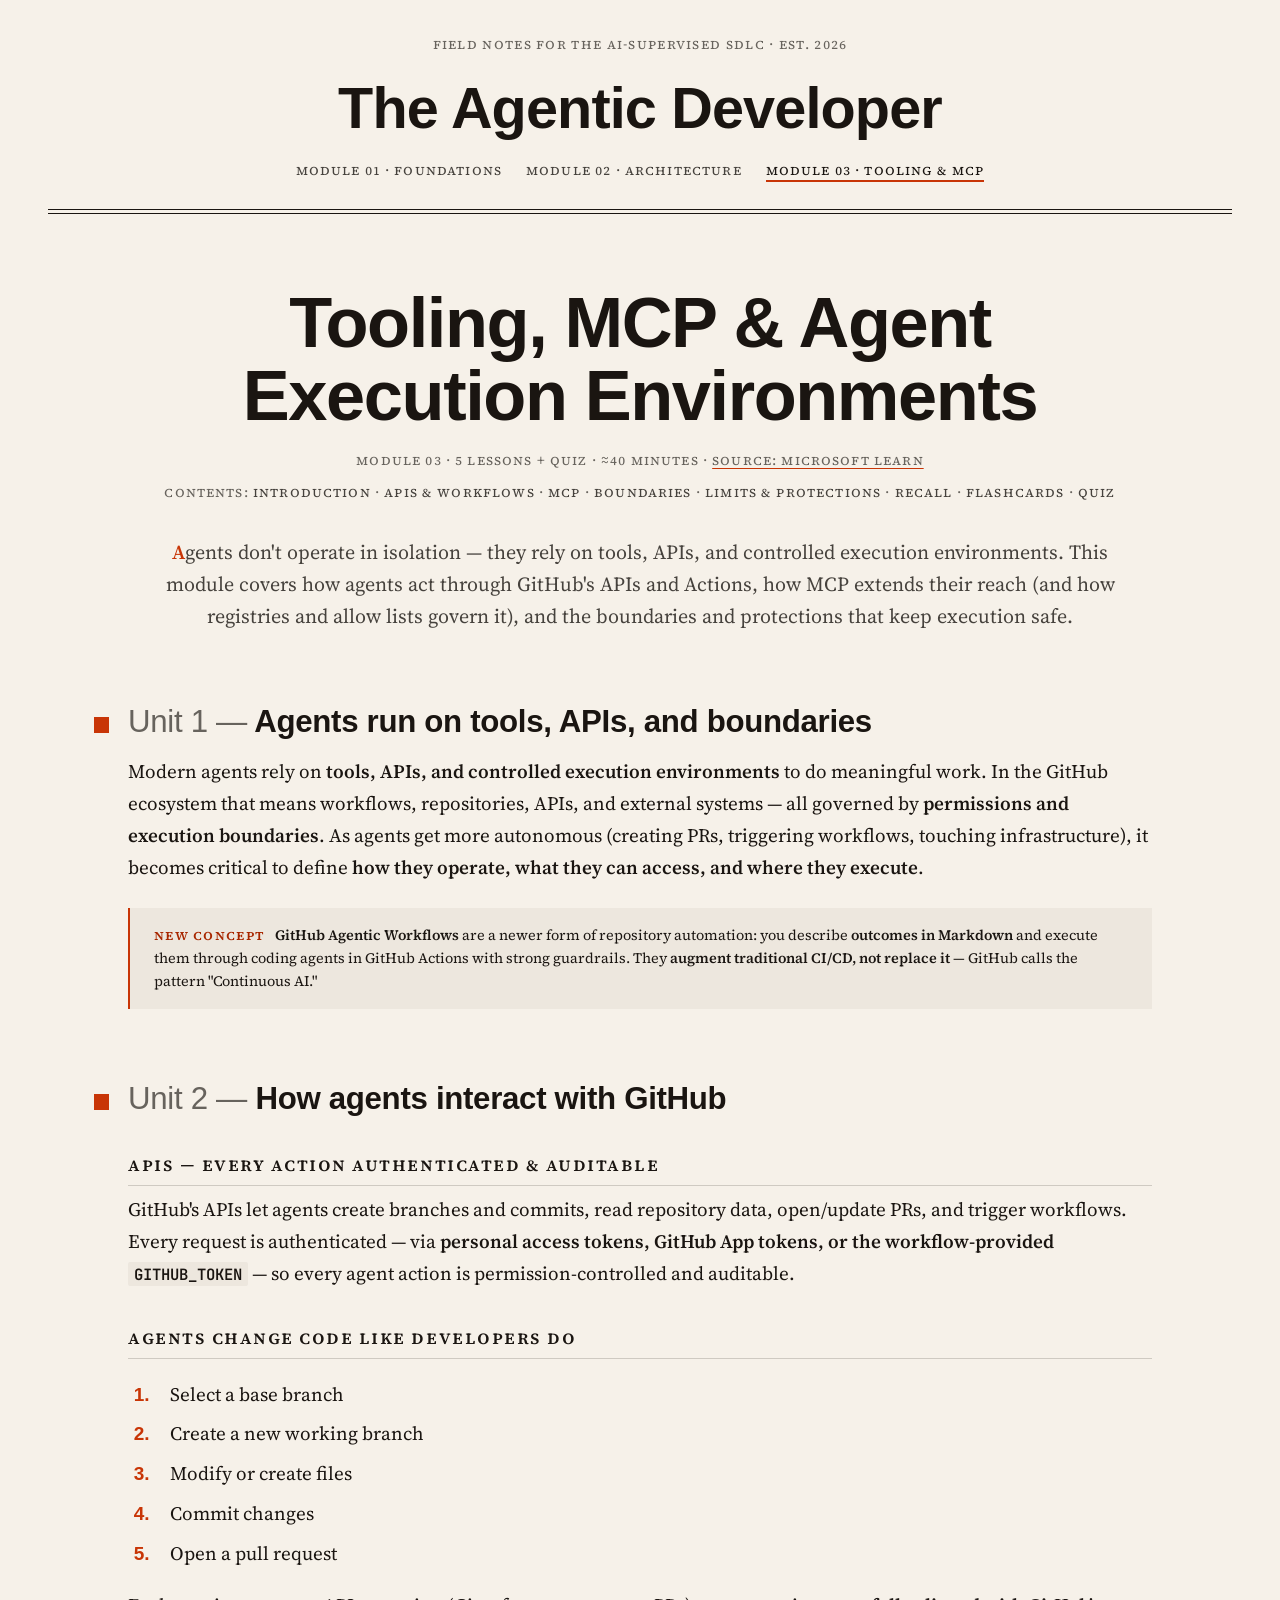
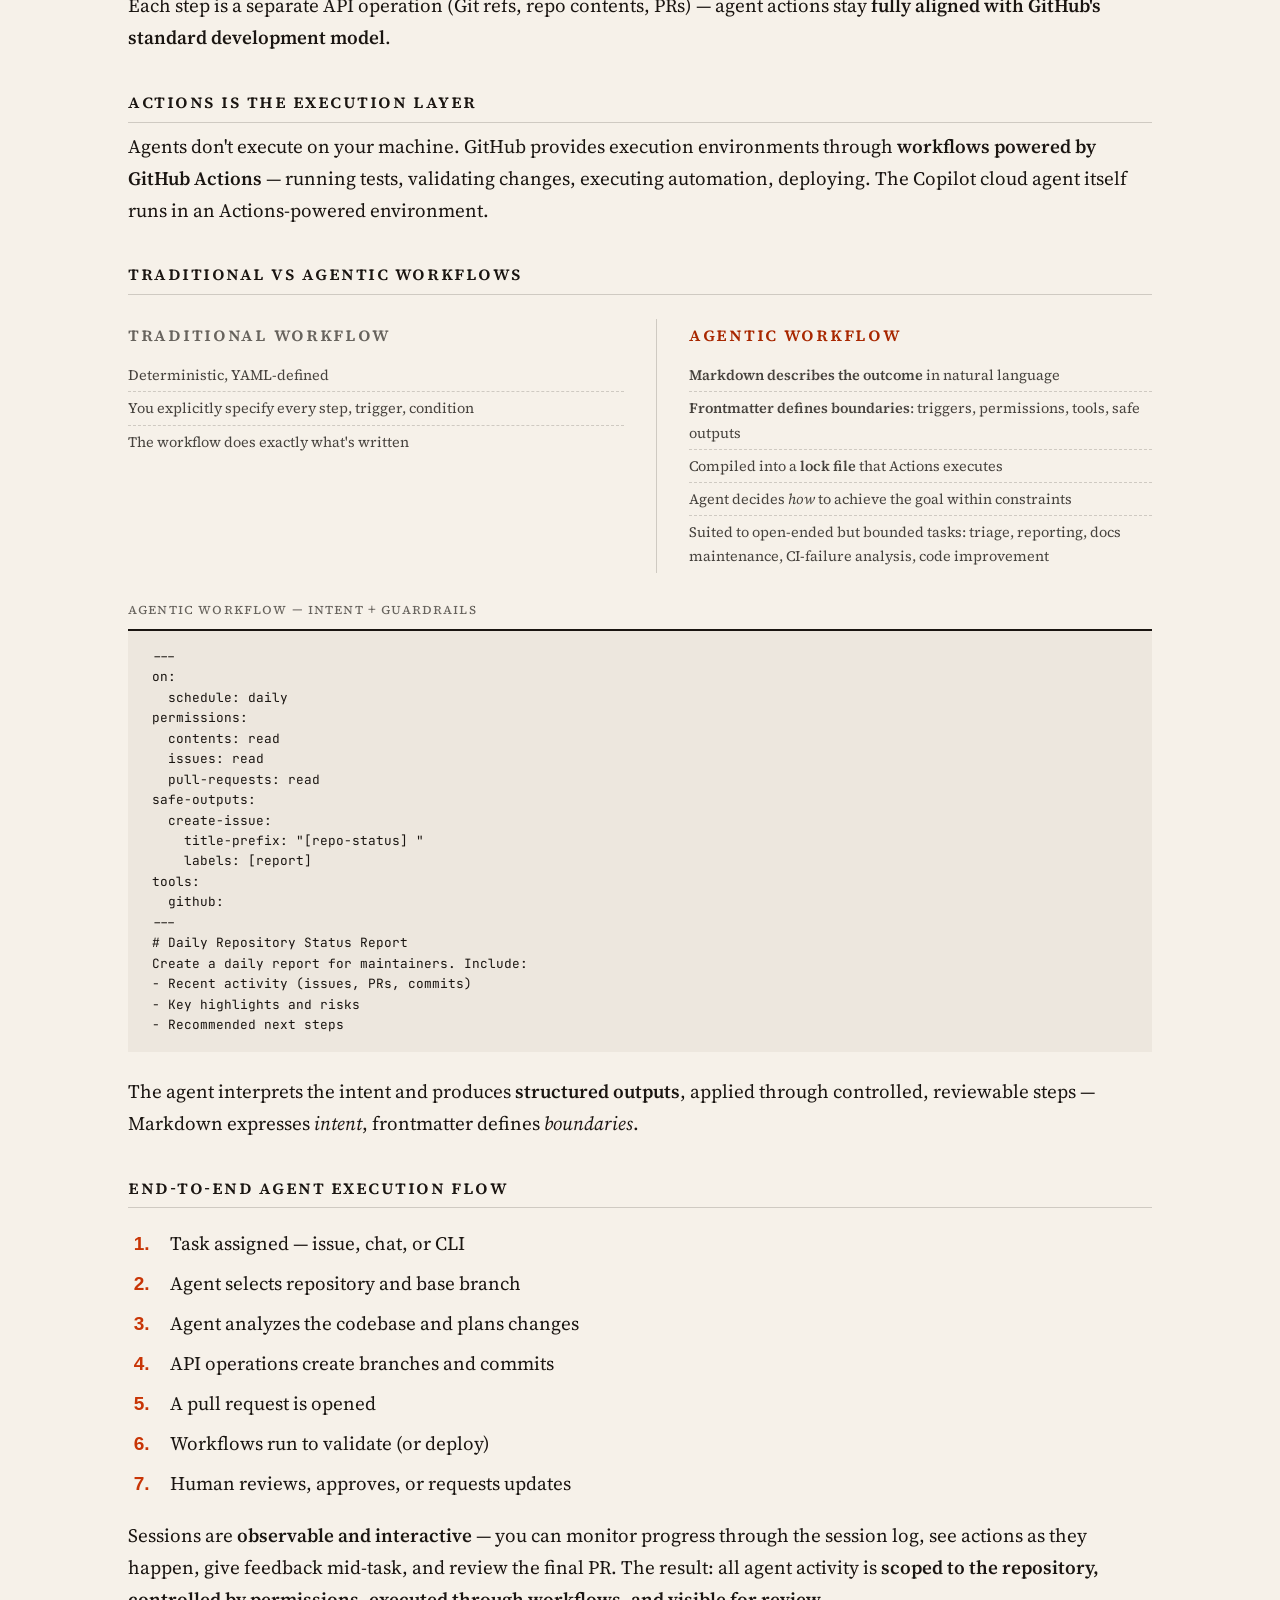
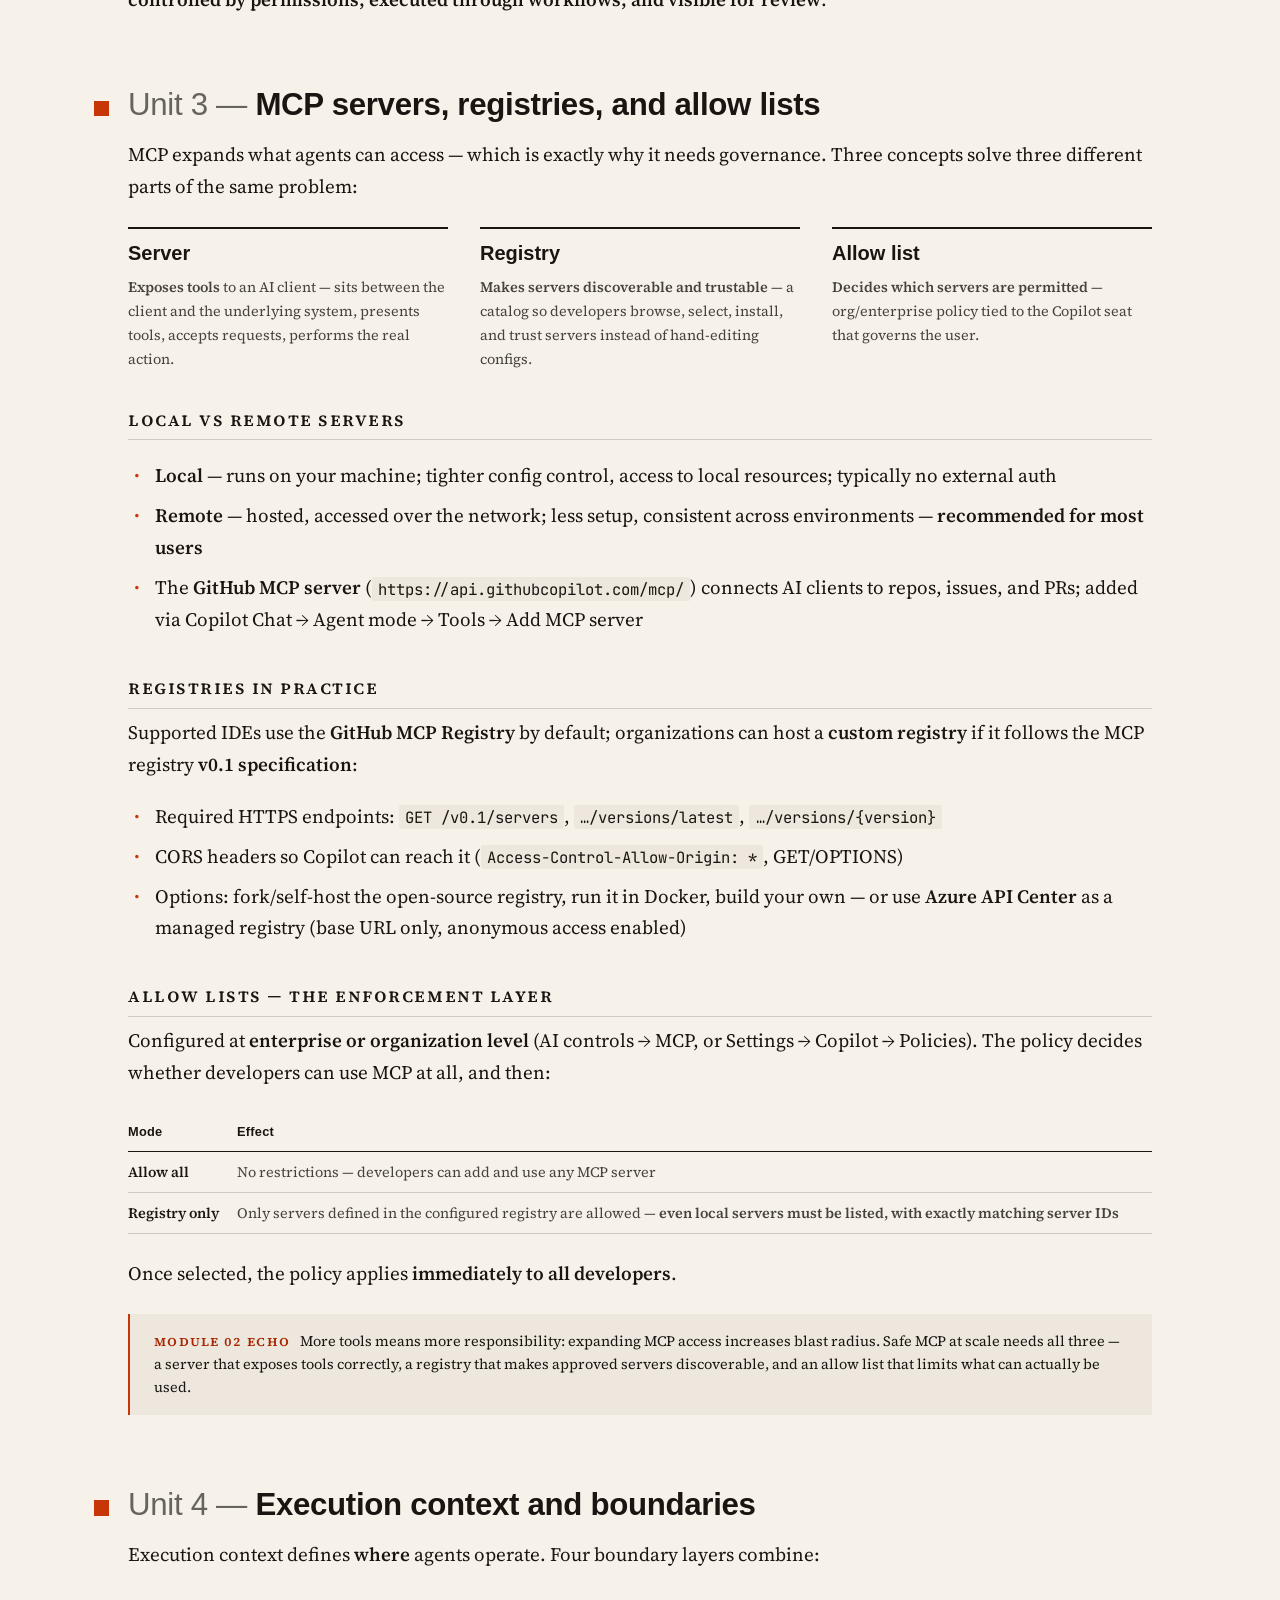
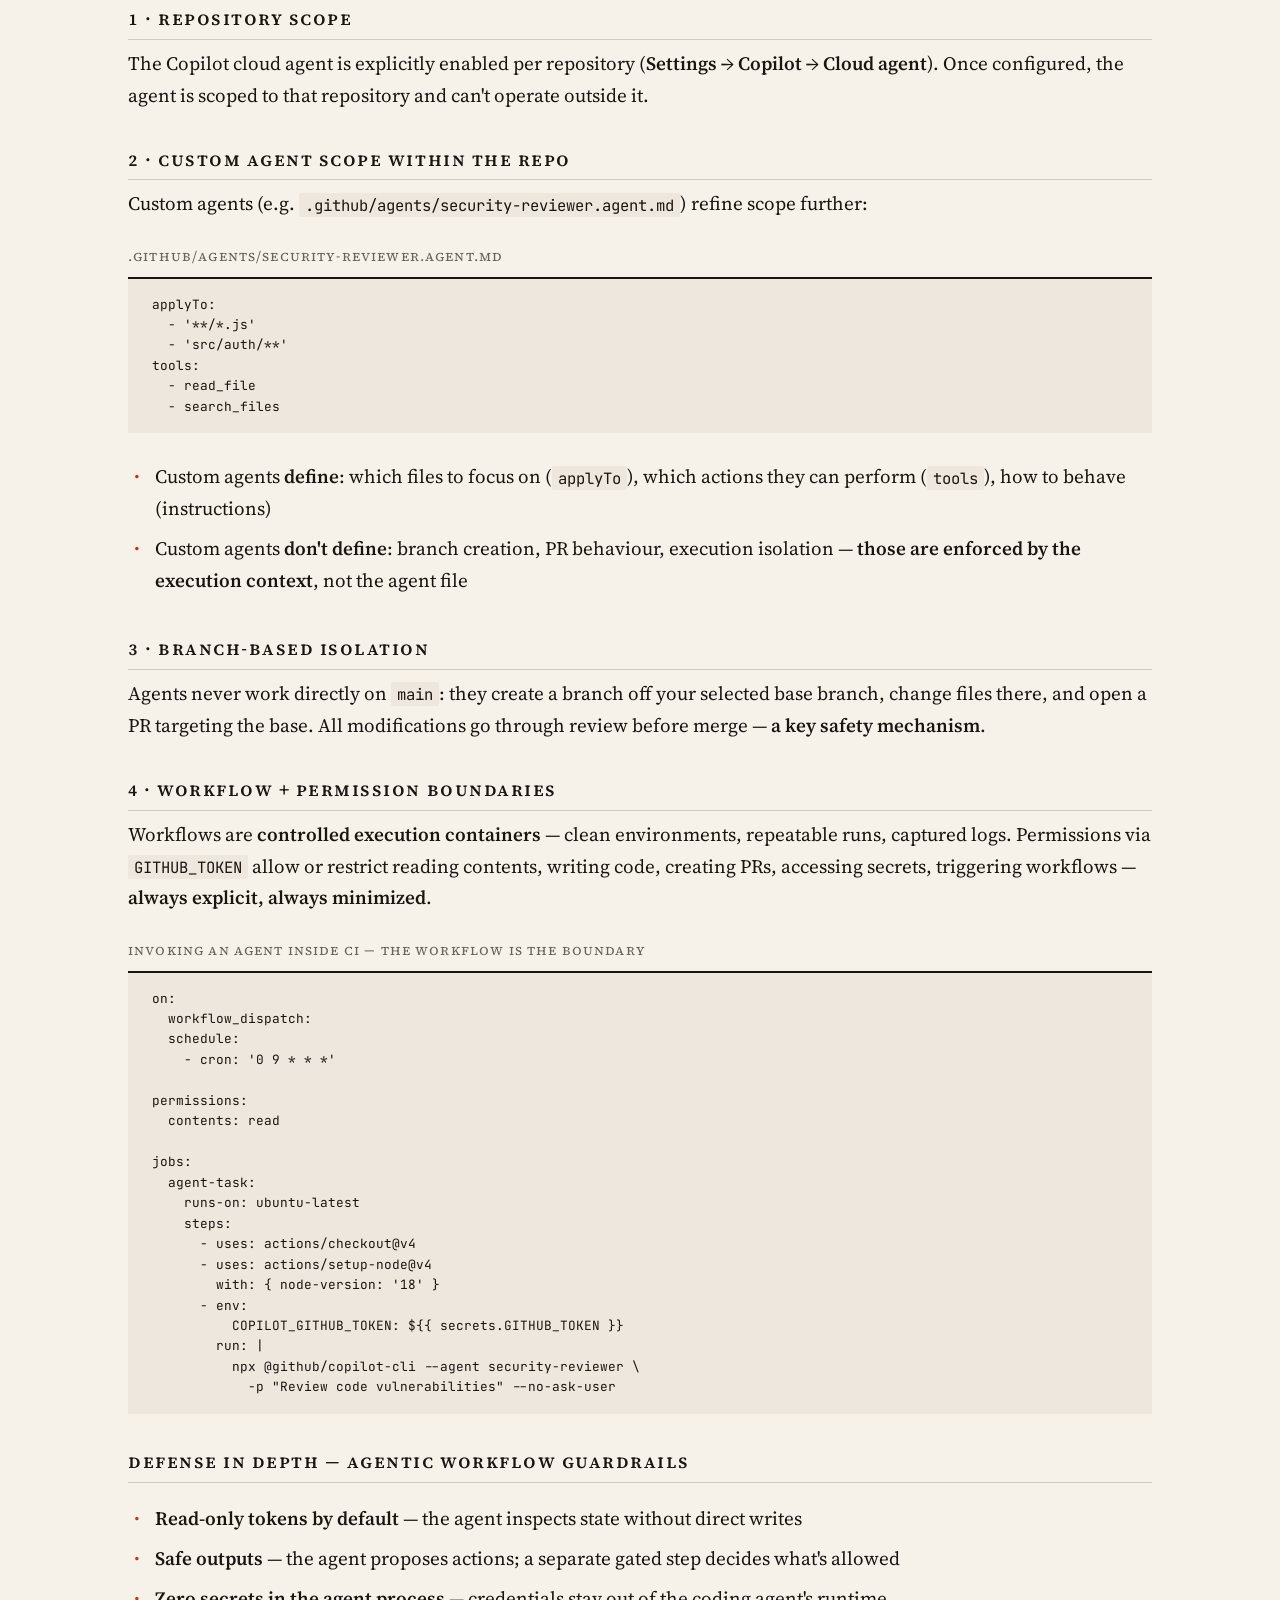
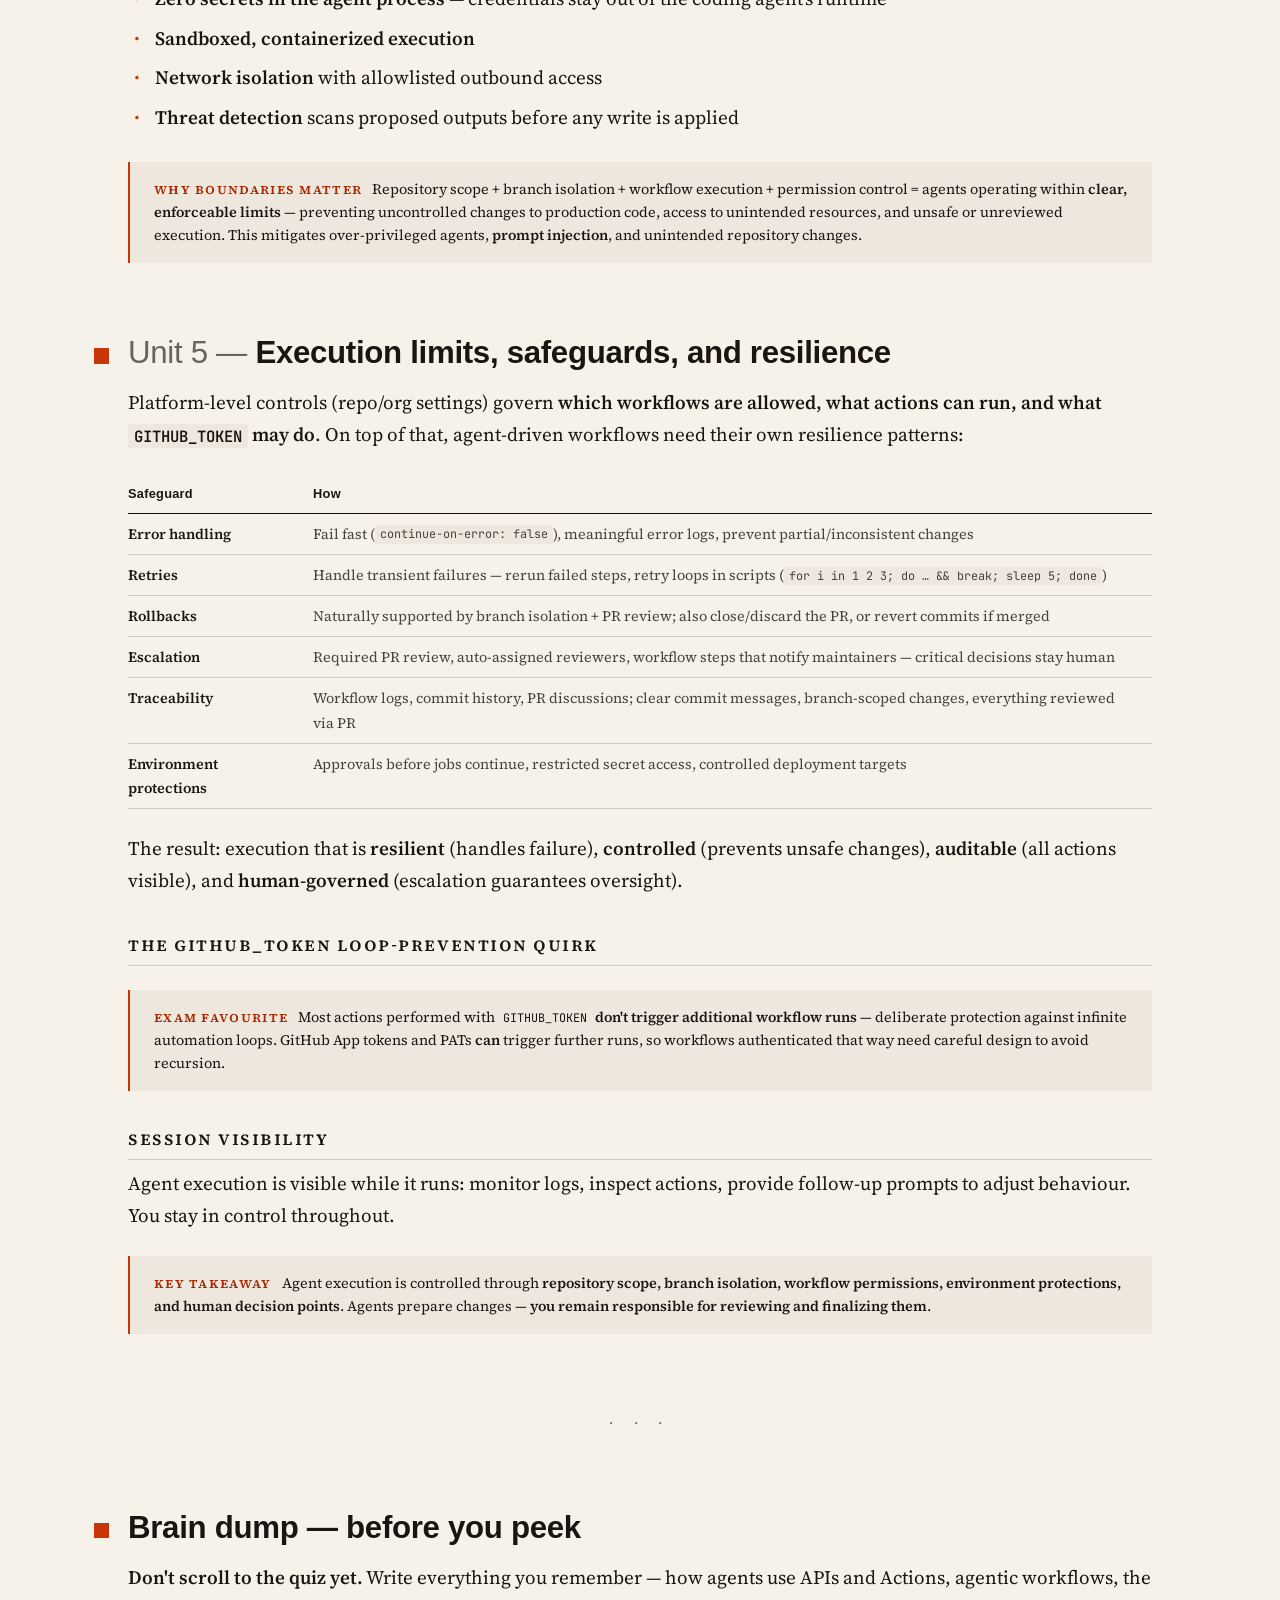
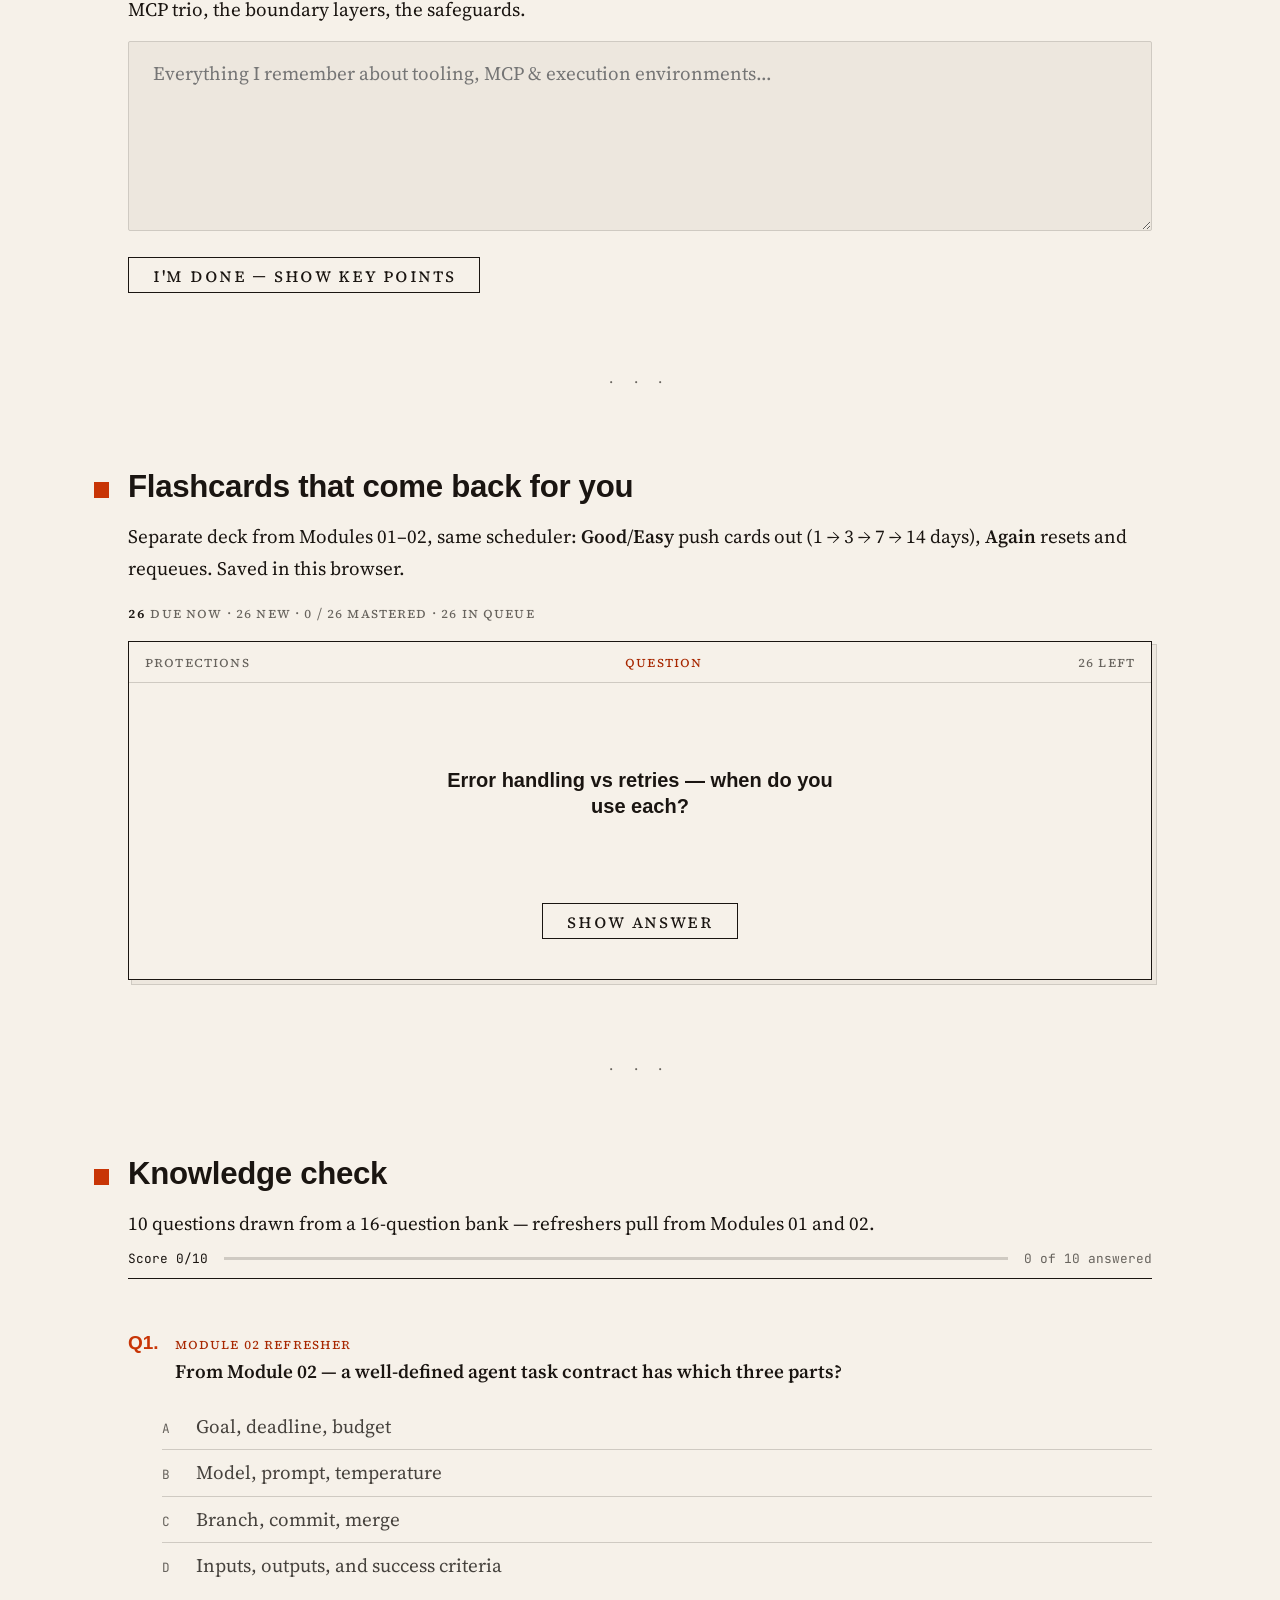
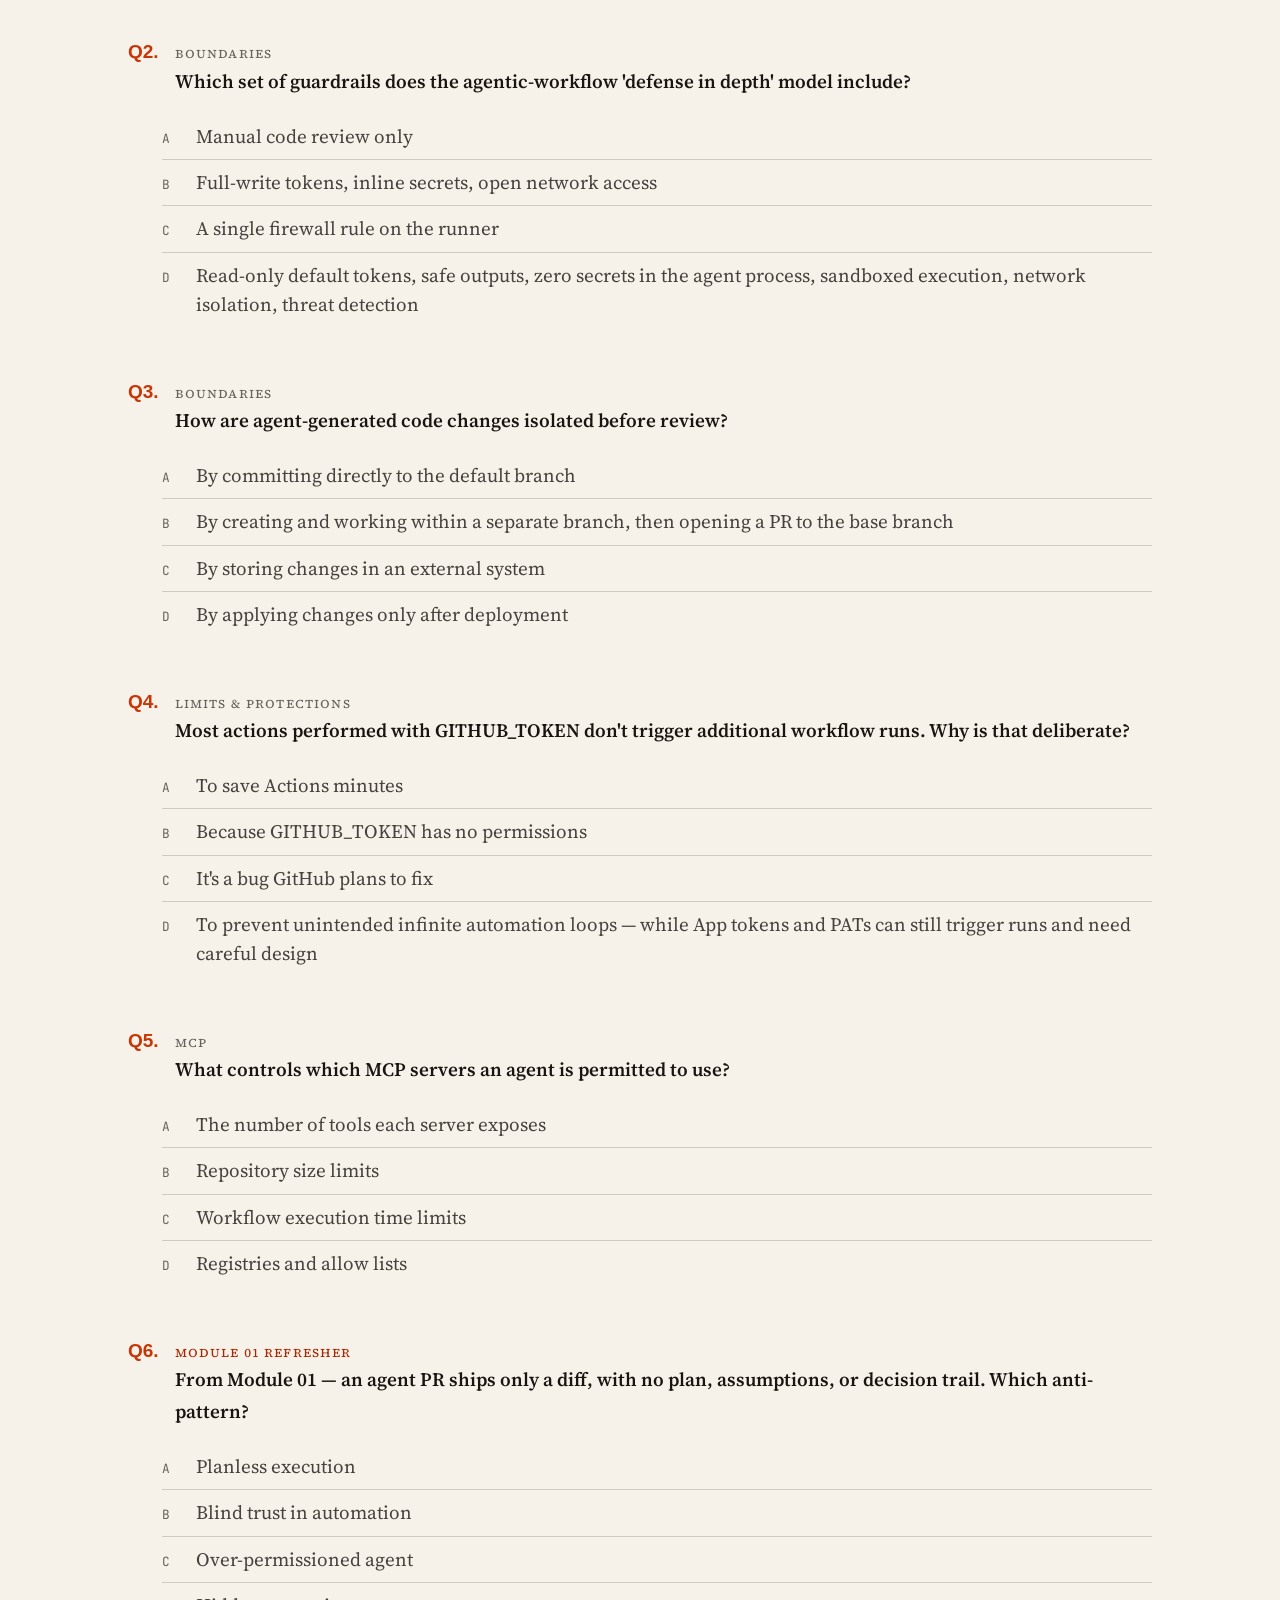
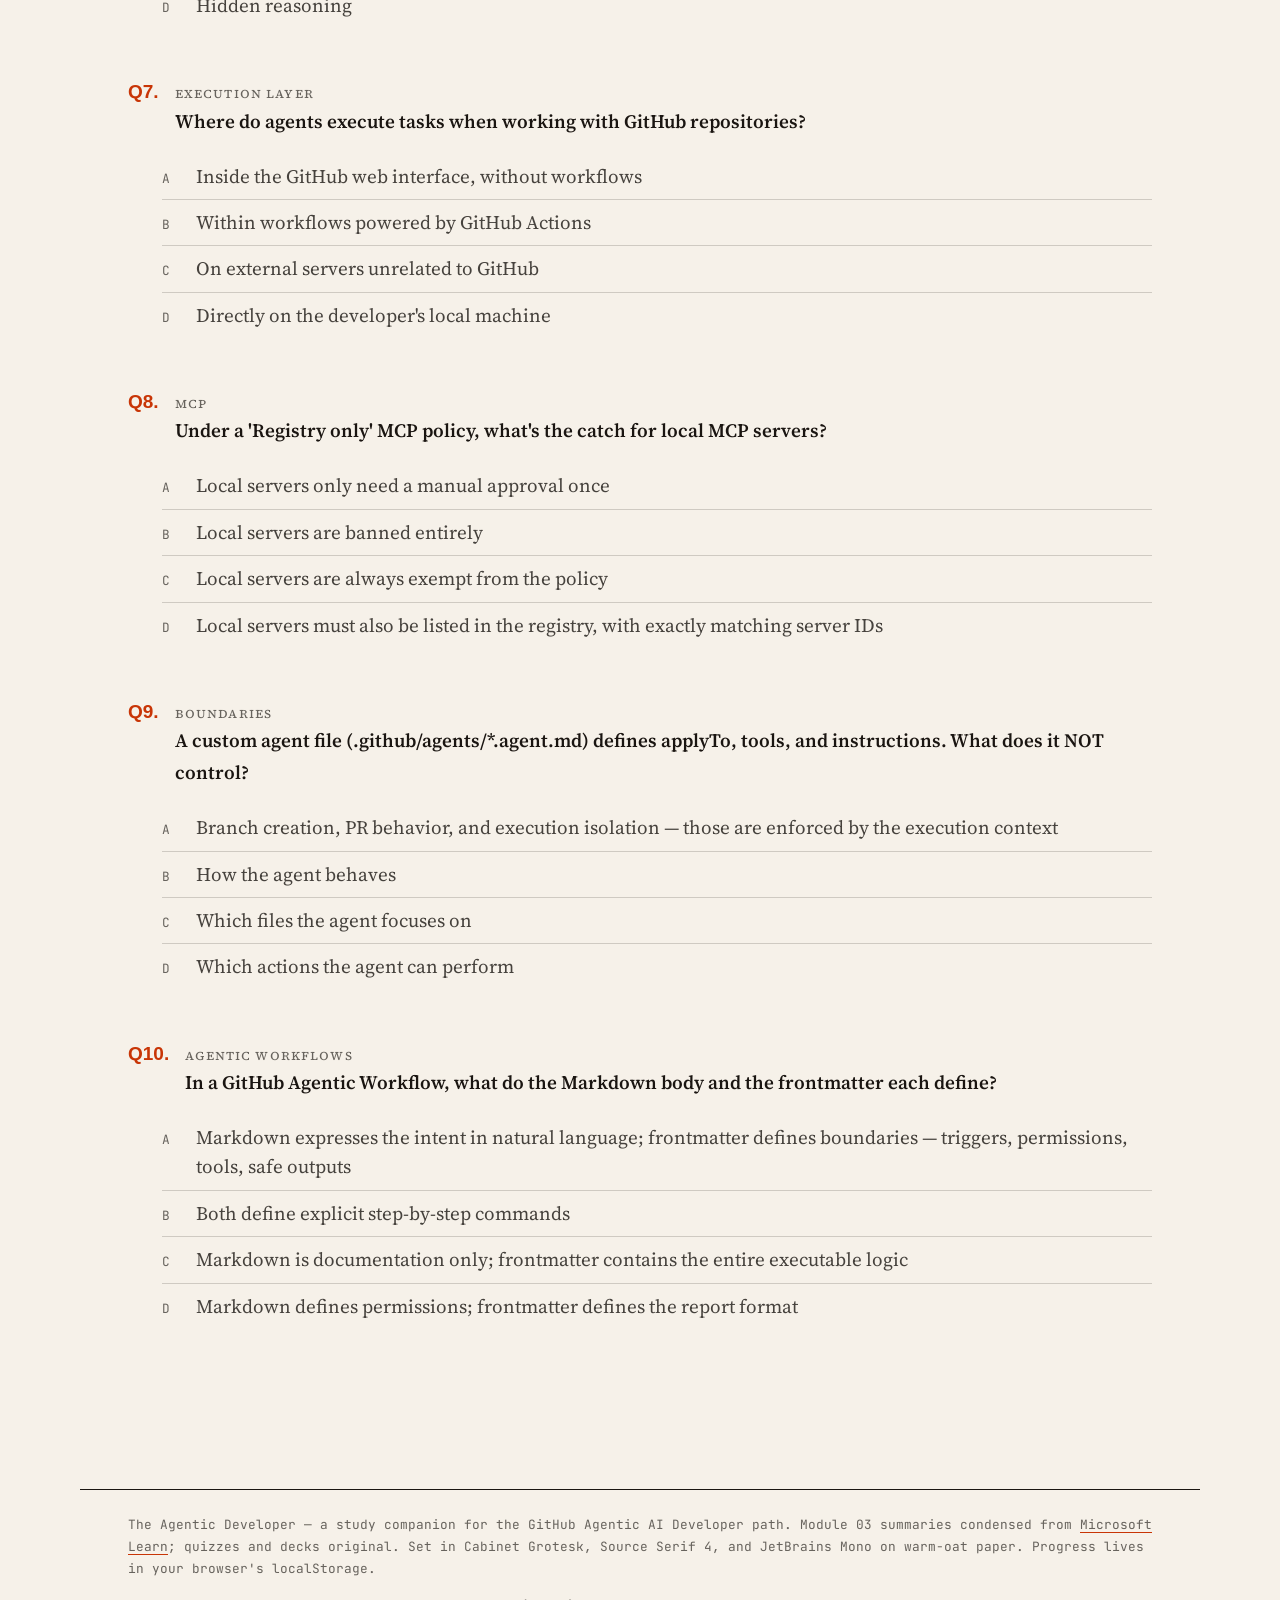
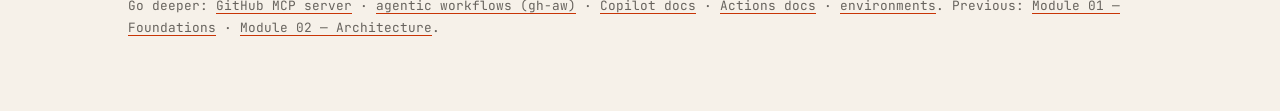
<file: module-03.html>
<!DOCTYPE html>
<html lang="en">
<head>
<meta charset="UTF-8">
<meta name="viewport" content="width=device-width, initial-scale=1.0">
<title>Module 03 — Tooling, MCP &amp; Agent Execution Environments</title>
<meta name="description" content="Study guide and quiz for the Microsoft Learn module: Tooling, MCP, and Agent Execution Environments.">
<link rel="preconnect" href="https://fonts.googleapis.com">
<link rel="preconnect" href="https://fonts.gstatic.com" crossorigin>
<link href="https://api.fontshare.com/v2/css?f[]=cabinet-grotesk@500,700,800&display=swap" rel="stylesheet">
<link href="https://fonts.googleapis.com/css2?family=Source+Serif+4:ital,opsz,wght@0,8..60,400;0,8..60,600;1,8..60,400&family=JetBrains+Mono:wght@400;500&display=swap" rel="stylesheet">
<link rel="stylesheet" href="tokens.css">
<style>
/* Hallmark · pre-emit critique: P4 H5 E4 S4 R5 V4 */
/* Hallmark · genre: editorial · macrostructure: Long Document · theme: Almanac · enrichment: none · nav: N6 · footer: Ft4 · design-system: design.md · designed-as-app */

* { margin: 0; padding: 0; box-sizing: border-box; }
html, body { overflow-x: clip; }

body {
  background: var(--color-paper);
  color: var(--color-ink);
  font-family: var(--font-body);
  font-size: var(--text-base);
  line-height: 1.68;
  -webkit-font-smoothing: antialiased;
}

::selection { background: var(--color-accent); color: var(--color-paper); }

a { color: var(--color-ink); text-decoration: underline; text-decoration-color: var(--color-accent); text-underline-offset: 0.2em; text-decoration-thickness: 1px; transition: color var(--dur-short) var(--ease-out); }
a:hover { color: var(--color-accent); }
a:focus-visible, button:focus-visible, input:focus-visible, textarea:focus-visible { outline: 2px solid var(--color-focus); outline-offset: 3px; border-radius: var(--radius-pill); }

/* ---------- N6 masthead ---------- */
.nav-mast { display: grid; gap: var(--space-2xs); padding: var(--space-lg) var(--page-gutter) 0; text-align: center; }
.mast-line { font-variant-caps: all-small-caps; letter-spacing: 0.09em; font-size: var(--text-sm); color: var(--color-neutral); }
.mast-name { font-family: var(--font-display); font-weight: 800; font-size: clamp(2rem, 5.5vw, 3.6rem); letter-spacing: -0.015em; line-height: 0.98; overflow-wrap: anywhere; min-width: 0; }
.mast-name a { text-decoration: none; color: inherit; }
.mast-nav ul { display: inline-flex; flex-wrap: wrap; justify-content: center; gap: var(--space-md); list-style: none; margin-top: var(--space-2xs); }
.mast-nav a { font-variant-caps: all-small-caps; letter-spacing: 0.08em; font-size: var(--text-sm); text-decoration: none; color: var(--color-muted); }
.mast-nav a:hover { color: var(--color-accent); }
.mast-nav a[aria-current="page"] { color: var(--color-ink); border-bottom: 2px solid var(--color-accent); }
.mast-rule { border: 0; border-top: var(--rule-hair) solid var(--color-ink); border-bottom: var(--rule-hair) solid var(--color-ink); height: 5px; margin-top: var(--space-sm); }

/* ---------- document ---------- */
.doc { max-width: var(--measure); margin: 0 auto; padding: var(--space-2xl) var(--page-gutter) var(--space-xl); }
.doc-title { font-family: var(--font-display); font-weight: 700; font-size: var(--text-display); line-height: 1.04; letter-spacing: -0.02em; overflow-wrap: anywhere; min-width: 0; }
.doc-meta { margin-top: var(--space-sm); font-variant-caps: all-small-caps; letter-spacing: 0.08em; color: var(--color-neutral); font-size: var(--text-sm); }
.doc-meta a { color: var(--color-neutral); }
.contents { margin-top: var(--space-2xs); font-variant-caps: all-small-caps; letter-spacing: 0.08em; font-size: var(--text-sm); color: var(--color-neutral); }
.contents a { color: var(--color-muted); text-decoration: none; }
.contents a:hover { color: var(--color-accent); }

/* centered doc head */
.doc-title, .doc-meta, .contents { text-align: center; }
.lede { margin: var(--space-lg) auto 0; max-width: 62rem; text-align: center; font-size: var(--text-md); line-height: 1.6; color: var(--color-muted); }
.lede::first-letter { color: var(--color-accent); font-weight: 600; }

p + p { margin-top: var(--space-sm); }

h2.inline { font-family: var(--font-display); font-weight: 700; font-size: var(--text-xl); line-height: 1.15; letter-spacing: -0.01em; margin: var(--space-2xl) 0 var(--space-sm); position: relative; }
h2.inline::before { content: ""; position: absolute; left: -1.1em; top: 0.42em; width: 0.5em; height: 0.5em; background: var(--color-accent); }
h2.inline .no { color: var(--color-neutral); font-weight: 500; }

h3.run-in { font-variant-caps: all-small-caps; font-weight: 600; letter-spacing: 0.08em; font-size: var(--text-base); color: var(--color-ink); margin: var(--space-lg) 0 var(--space-2xs); border-bottom: var(--rule-hair) solid var(--color-rule); padding-bottom: var(--space-3xs); }

strong { font-weight: 600; }

ul.plain { list-style: none; margin: var(--space-sm) 0; }
ul.plain li { padding: var(--space-3xs) 0 var(--space-3xs) 1.4em; position: relative; }
ul.plain li::before { content: "·"; position: absolute; left: 0.3em; color: var(--color-accent); font-weight: 700; }

ol.steps { margin: var(--space-sm) 0 var(--space-sm) 0; list-style: none; counter-reset: step; }
ol.steps li { counter-increment: step; padding: var(--space-3xs) 0 var(--space-3xs) 2.2em; position: relative; }
ol.steps li::before { content: counter(step) "."; position: absolute; left: 0.3em; font-family: var(--font-display); font-weight: 700; color: var(--color-accent); }

.note { margin: var(--space-md) 0; padding: var(--space-sm) var(--space-md); border-left: 2px solid var(--color-accent); background: var(--color-paper-2); font-size: var(--text-sm); line-height: 1.6; }
.note .note-label { font-variant-caps: all-small-caps; letter-spacing: 0.09em; font-weight: 600; color: var(--color-accent-2); margin-right: 0.5em; }

.sheet-wrap { overflow-x: auto; margin: var(--space-md) 0; }
.sheet { border-collapse: collapse; width: 100%; min-width: 560px; font-size: var(--text-sm); }
.sheet caption { text-align: left; font-variant-caps: all-small-caps; letter-spacing: 0.08em; color: var(--color-neutral); padding-bottom: var(--space-2xs); }
.sheet th { font-family: var(--font-display); font-weight: 700; font-size: var(--text-xs); letter-spacing: 0.02em; text-align: left; padding: var(--space-2xs) var(--space-sm) var(--space-2xs) 0; border-bottom: var(--rule-hair) solid var(--color-ink); }
.sheet td { padding: var(--space-2xs) var(--space-sm) var(--space-2xs) 0; border-bottom: var(--rule-hair) solid var(--color-rule); vertical-align: top; color: var(--color-muted); }
.sheet td:first-child { color: var(--color-ink); font-weight: 600; }

code { font-family: var(--font-mono); font-size: 0.82em; background: var(--color-paper-2); padding: 0.1em 0.4em; border-radius: var(--radius-pill); }
pre { margin: var(--space-md) 0; padding: var(--space-sm) var(--space-md); background: var(--color-paper-2); border-top: 2px solid var(--color-ink); overflow-x: auto; font-family: var(--font-mono); font-size: var(--text-xs); line-height: 1.6; color: var(--color-ink); }
pre code { background: none; padding: 0; font-size: 1em; }
.code-label { display: block; margin: var(--space-md) 0 calc(-1 * var(--space-sm)); font-variant-caps: all-small-caps; letter-spacing: 0.08em; font-size: var(--text-sm); color: var(--color-neutral); }

hr.gap { border: 0; text-align: center; margin: var(--space-2xl) 0 0; }
hr.gap::after { content: "· · ·"; color: var(--color-neutral); letter-spacing: 0.6em; font-size: var(--text-sm); }

/* twin comparison */
.twin { display: grid; grid-template-columns: repeat(2, minmax(0, 1fr)); gap: var(--space-lg); margin: var(--space-md) 0; }
.twin > div:last-child { border-left: var(--rule-hair) solid var(--color-rule); padding-left: var(--space-lg); }
.twin h4 { font-variant-caps: all-small-caps; letter-spacing: 0.09em; font-weight: 600; font-size: var(--text-base); margin-bottom: var(--space-2xs); }
.twin .a h4 { color: var(--color-neutral); }
.twin .b h4 { color: var(--color-accent-2); }
.twin ul { list-style: none; font-size: var(--text-sm); }
.twin li { padding: var(--space-3xs) 0; border-bottom: var(--rule-hair) dashed var(--color-rule); color: var(--color-muted); }
.twin li:last-child { border-bottom: 0; }
@media (max-width: 560px) {
  .twin { grid-template-columns: 1fr; }
  .twin > div:last-child { border-left: 0; padding-left: 0; border-top: var(--rule-hair) solid var(--color-rule); padding-top: var(--space-sm); }
}

/* trio strip */
.trio { display: grid; grid-template-columns: repeat(3, minmax(0, 1fr)); gap: var(--space-lg); margin: var(--space-md) 0; }
.trio > div { border-top: 2px solid var(--color-ink); padding-top: var(--space-2xs); }
.trio h4 { font-family: var(--font-display); font-weight: 700; font-size: var(--text-md); margin-bottom: var(--space-3xs); }
.trio p { font-size: var(--text-sm); color: var(--color-muted); margin: 0; }
@media (max-width: 640px) { .trio { grid-template-columns: 1fr; } }

/* lifecycle line */
.loopline { margin: var(--space-lg) 0; text-align: center; }
.loopline .words { font-family: var(--font-display); font-weight: 700; font-size: var(--text-lg); letter-spacing: -0.01em; }
.loopline .arrow { color: var(--color-accent); font-family: var(--font-mono); font-weight: 400; font-size: var(--text-md); padding: 0 0.35em; }
.loopline .caption { display: block; margin-top: var(--space-2xs); font-variant-caps: all-small-caps; letter-spacing: 0.08em; font-size: var(--text-sm); color: var(--color-neutral); }

/* ---------- study apparatus ---------- */
.scoreboard { position: sticky; top: 0; z-index: 10; background: var(--color-paper); border-bottom: var(--rule-hair) solid var(--color-ink); padding: var(--space-2xs) 0; margin: 0 0 var(--space-lg); }
.scoreboard .row { display: flex; justify-content: space-between; align-items: center; gap: var(--space-sm); font-family: var(--font-mono); font-size: var(--text-xs); color: var(--color-neutral); }
.score-bar { flex: 1; height: 3px; background: var(--color-rule); position: relative; overflow: hidden; }
.score-bar i { position: absolute; inset: 0 auto 0 0; width: 0%; background: var(--color-ink); transition: width var(--dur-short) var(--ease-out); display: block; }
#scoreTxt { color: var(--color-ink); }

.q { margin-top: var(--space-xl); }
.q-line { display: flex; gap: var(--space-sm); align-items: baseline; }
.q-no { font-family: var(--font-display); font-weight: 800; color: var(--color-accent); flex-shrink: 0; }
.q-text { font-weight: 600; }
.q-topic { display: block; font-variant-caps: all-small-caps; letter-spacing: 0.08em; font-weight: 400; font-size: var(--text-sm); color: var(--color-neutral); }
.q-topic.refresher { color: var(--color-accent-2); }

.opts { margin: var(--space-sm) 0 0 2.1rem; display: grid; }
.opt { display: flex; gap: var(--space-sm); align-items: baseline; text-align: left; font-family: var(--font-body); font-size: var(--text-base); line-height: 1.55; color: var(--color-muted); background: none; border: 0; border-bottom: var(--rule-hair) solid var(--color-rule); padding: var(--space-2xs) var(--space-2xs) var(--space-2xs) 0; cursor: pointer; transition: color var(--dur-short) var(--ease-out), padding-left var(--dur-short) var(--ease-out); }
.opt:last-child { border-bottom: 0; }
.opt .key { font-family: var(--font-mono); font-size: var(--text-xs); color: var(--color-neutral); flex-shrink: 0; width: 1.4em; }
.opt:hover:not(:disabled) { color: var(--color-ink); padding-left: var(--space-2xs); }
.opt:hover:not(:disabled) .key { color: var(--color-accent); }
.opt:disabled { cursor: default; }
.opt.correct { color: var(--color-ink); font-weight: 600; }
.opt.correct .key { color: var(--color-paper); background: var(--color-ok); text-align: center; border-radius: var(--radius-pill); }
.opt.wrong { color: var(--color-accent-2); text-decoration: line-through; text-decoration-thickness: 1px; }
.opt.faded { opacity: 0.45; }

.q-verdict { display: none; margin: var(--space-sm) 0 0 2.1rem; padding-top: var(--space-2xs); font-size: var(--text-sm); color: var(--color-muted); }
.q-verdict.show { display: block; }
.q-verdict.ok { border-top: 2px solid var(--color-ok); }
.q-verdict.no { border-top: 2px solid var(--color-accent); }
.q-verdict b { font-variant-caps: all-small-caps; letter-spacing: 0.08em; font-weight: 600; }
.q-verdict.ok b { color: var(--color-ok); }
.q-verdict.no b { color: var(--color-accent-2); }
@media (max-width: 480px) { .opts, .q-verdict { margin-left: 0; } h2.inline::before { left: auto; right: 100%; margin-right: 0.5em; } }

#result { display: none; text-align: center; margin-top: var(--space-2xl); padding-top: var(--space-lg); border-top: var(--rule-hair) solid var(--color-ink); }
#result.show { display: block; }
#result .big { font-family: var(--font-display); font-weight: 800; font-size: var(--text-display); line-height: 1; }
#result .grade { margin-top: var(--space-2xs); font-variant-caps: all-small-caps; letter-spacing: 0.1em; color: var(--color-accent-2); font-size: var(--text-base); }
#result p { color: var(--color-muted); max-width: 48ch; margin: var(--space-sm) auto 0; }

.btn { font-family: var(--font-body); font-variant-caps: all-small-caps; letter-spacing: 0.09em; font-size: var(--text-base); background: none; border: var(--rule-hair) solid var(--color-ink); color: var(--color-ink); padding: var(--space-3xs) var(--space-md); cursor: pointer; transition: background var(--dur-short) var(--ease-out), color var(--dur-short) var(--ease-out), transform var(--dur-short) var(--ease-out); }
.btn:hover { background: var(--color-ink); color: var(--color-paper); }
.btn:active { transform: translateY(1px); }
.btn.quiet { border-color: var(--color-rule); color: var(--color-neutral); }
.btn.quiet:hover { background: var(--color-paper-2); color: var(--color-ink); }
.btn.warn { border-color: var(--color-accent); color: var(--color-accent-2); }
.btn.warn:hover { background: var(--color-accent); color: var(--color-paper); }
#retry { margin-top: var(--space-md); }

/* recall */
.recall-ta { width: 100%; min-height: 190px; background: var(--color-paper-2); border: var(--rule-hair) solid var(--color-rule); color: var(--color-ink); font-family: var(--font-body); font-size: var(--text-base); line-height: 1.6; padding: var(--space-sm) var(--space-md); resize: vertical; margin-top: var(--space-sm); border-radius: var(--radius-input); }
.recall-ta:focus { border-color: var(--color-ink); }
.recall-actions { display: flex; gap: var(--space-sm); align-items: center; margin-top: var(--space-sm); flex-wrap: wrap; }
.recall-prev { font-family: var(--font-mono); font-size: var(--text-xs); color: var(--color-neutral); }
.recall-key { display: none; margin-top: var(--space-md); border-top: 2px solid var(--color-ink); padding-top: var(--space-sm); }
.recall-key.show { display: block; }
.recall-key h4 { font-variant-caps: all-small-caps; letter-spacing: 0.09em; font-weight: 600; margin-bottom: var(--space-2xs); }
.recall-key label { display: flex; gap: var(--space-sm); align-items: baseline; padding: var(--space-2xs) 0; border-bottom: var(--rule-hair) dashed var(--color-rule); font-size: var(--text-sm); color: var(--color-muted); cursor: pointer; }
.recall-key label:last-of-type { border-bottom: 0; }
.recall-key input { accent-color: var(--color-accent); transform: translateY(1px); flex-shrink: 0; }
#recallScore { display: block; margin-top: var(--space-sm); font-variant-caps: all-small-caps; letter-spacing: 0.08em; color: var(--color-accent-2); }

/* flashcards */
.deck-stats { margin: var(--space-sm) 0; font-variant-caps: all-small-caps; letter-spacing: 0.08em; font-size: var(--text-sm); color: var(--color-neutral); }
.deck-stats b { color: var(--color-ink); font-weight: 600; }
.fcard { margin-top: var(--space-sm); border: var(--rule-hair) solid var(--color-ink); background: var(--color-paper); box-shadow: 4px 4px 0 var(--color-paper-2), 4px 4px 0 1px var(--color-rule); }
.fcard-top { display: flex; justify-content: space-between; gap: var(--space-sm); padding: var(--space-2xs) var(--space-sm); border-bottom: var(--rule-hair) solid var(--color-rule); font-variant-caps: all-small-caps; letter-spacing: 0.08em; font-size: var(--text-sm); color: var(--color-neutral); }
.fcard-top .side { color: var(--color-accent-2); }
.fcard-body { min-height: 220px; display: flex; align-items: center; justify-content: center; padding: var(--space-lg) var(--space-md); }
.fcard-face-q { font-family: var(--font-display); font-weight: 700; font-size: var(--text-md); line-height: 1.3; text-align: center; max-width: 36ch; }
.fcard-face-a { font-size: var(--text-sm); line-height: 1.65; color: var(--color-muted); max-width: 58ch; }
.fcard-face-a strong { color: var(--color-ink); }
.fcard-actions { display: flex; justify-content: center; gap: var(--space-sm); padding: 0 var(--space-sm) var(--space-md); flex-wrap: wrap; }
.rate-hint { text-align: center; font-family: var(--font-mono); font-size: var(--text-xs); color: var(--color-neutral); padding-bottom: var(--space-sm); }
#deckDone { display: none; text-align: center; border-top: 2px solid var(--color-ink); margin-top: var(--space-sm); padding-top: var(--space-md); }
#deckDone.show { display: block; }
#deckDone .big { font-family: var(--font-display); font-weight: 700; font-size: var(--text-lg); }
#deckDone p { color: var(--color-muted); margin: var(--space-2xs) auto var(--space-sm); max-width: 46ch; }

/* Ft4 colophon */
.foot-dense { max-width: var(--measure); margin: var(--space-3xl) auto 0; padding: var(--space-md) var(--page-gutter) var(--space-2xl); border-top: var(--rule-hair) solid var(--color-ink); }
.foot-dense p { font-family: var(--font-mono); font-size: var(--text-xs); line-height: 1.7; color: var(--color-neutral); }
.foot-dense p + p { margin-top: var(--space-sm); }
.foot-dense a { color: var(--color-neutral); }

@media (prefers-reduced-motion: reduce) { * { transition-duration: 0.01ms !important; } html { scroll-behavior: auto; } }
html { scroll-behavior: smooth; }
</style>
</head>
<body>

<header class="nav-mast">
  <p class="mast-line">Field Notes for the AI-Supervised SDLC · Est. 2026</p>
  <p class="mast-name"><a href="index.html">The Agentic Developer</a></p>
  <nav class="mast-nav" aria-label="Primary">
    <ul>
      <li><a href="index.html">Module 01 · Foundations</a></li>
      <li><a href="module-02.html">Module 02 · Architecture</a></li>
      <li><a href="module-03.html" aria-current="page">Module 03 · Tooling &amp; MCP</a></li>
    </ul>
  </nav>
  <hr class="mast-rule" aria-hidden="true">
</header>

<main class="doc">
  <h1 class="doc-title">Tooling, MCP &amp; Agent Execution Environments</h1>
  <p class="doc-meta">Module 03 · 5 lessons + quiz · ≈40 minutes · <a href="https://learn.microsoft.com/en-gb/training/modules/agent-tooling-mcp-execution-environments/" target="_blank" rel="noopener">source: Microsoft Learn</a></p>
  <p class="contents">Contents: <a href="#u1">Introduction</a> · <a href="#u2">APIs &amp; workflows</a> · <a href="#u3">MCP</a> · <a href="#u4">Boundaries</a> · <a href="#u5">Limits &amp; protections</a> · <a href="#recall">Recall</a> · <a href="#cards">Flashcards</a> · <a href="#quiz">Quiz</a></p>

  <p class="lede">
    Agents don't operate in isolation — they rely on tools, APIs, and controlled execution
    environments. This module covers how agents act through GitHub's APIs and Actions, how
    MCP extends their reach (and how registries and allow lists govern it), and the boundaries
    and protections that keep execution safe.
  </p>

  <!-- ============ UNIT 1 ============ -->
  <h2 class="inline" id="u1"><span class="no">Unit 1 —</span> Agents run on tools, APIs, and boundaries</h2>
  <p>
    Modern agents rely on <strong>tools, APIs, and controlled execution environments</strong> to do
    meaningful work. In the GitHub ecosystem that means workflows, repositories, APIs, and
    external systems — all governed by <strong>permissions and execution boundaries</strong>. As agents
    get more autonomous (creating PRs, triggering workflows, touching infrastructure), it becomes
    critical to define <strong>how they operate, what they can access, and where they execute</strong>.
  </p>
  <div class="note">
    <span class="note-label">New concept</span>
    <strong>GitHub Agentic Workflows</strong> are a newer form of repository automation: you describe
    <strong>outcomes in Markdown</strong> and execute them through coding agents in GitHub Actions with
    strong guardrails. They <strong>augment traditional CI/CD, not replace it</strong> — GitHub calls the
    pattern "Continuous AI."
  </div>

  <!-- ============ UNIT 2 ============ -->
  <h2 class="inline" id="u2"><span class="no">Unit 2 —</span> How agents interact with GitHub</h2>
  <h3 class="run-in">APIs — every action authenticated &amp; auditable</h3>
  <p>GitHub's APIs let agents create branches and commits, read repository data, open/update PRs,
  and trigger workflows. Every request is authenticated — via <strong>personal access tokens,
  GitHub App tokens, or the workflow-provided <code>GITHUB_TOKEN</code></strong> — so every agent action
  is permission-controlled and auditable.</p>
  <h3 class="run-in">Agents change code like developers do</h3>
  <ol class="steps">
    <li>Select a base branch</li>
    <li>Create a new working branch</li>
    <li>Modify or create files</li>
    <li>Commit changes</li>
    <li>Open a pull request</li>
  </ol>
  <p>Each step is a separate API operation (Git refs, repo contents, PRs) — agent actions stay
  <strong>fully aligned with GitHub's standard development model</strong>.</p>
  <h3 class="run-in">Actions is the execution layer</h3>
  <p>Agents don't execute on your machine. GitHub provides execution environments through
  <strong>workflows powered by GitHub Actions</strong> — running tests, validating changes, executing
  automation, deploying. The Copilot cloud agent itself runs in an Actions-powered environment.</p>
  <h3 class="run-in">Traditional vs agentic workflows</h3>
  <div class="twin">
    <div class="a">
      <h4>Traditional workflow</h4>
      <ul>
        <li>Deterministic, YAML-defined</li>
        <li>You explicitly specify every step, trigger, condition</li>
        <li>The workflow does exactly what's written</li>
      </ul>
    </div>
    <div class="b">
      <h4>Agentic workflow</h4>
      <ul>
        <li><strong>Markdown describes the outcome</strong> in natural language</li>
        <li><strong>Frontmatter defines boundaries</strong>: triggers, permissions, tools, safe outputs</li>
        <li>Compiled into a <strong>lock file</strong> that Actions executes</li>
        <li>Agent decides <em>how</em> to achieve the goal within constraints</li>
        <li>Suited to open-ended but bounded tasks: triage, reporting, docs maintenance, CI-failure analysis, code improvement</li>
      </ul>
    </div>
  </div>
  <span class="code-label">agentic workflow — intent + guardrails</span>
  <pre><code>---
on:
  schedule: daily
permissions:
  contents: read
  issues: read
  pull-requests: read
safe-outputs:
  create-issue:
    title-prefix: "[repo-status] "
    labels: [report]
tools:
  github:
---
# Daily Repository Status Report
Create a daily report for maintainers. Include:
- Recent activity (issues, PRs, commits)
- Key highlights and risks
- Recommended next steps</code></pre>
  <p>The agent interprets the intent and produces <strong>structured outputs</strong>, applied through
  controlled, reviewable steps — Markdown expresses <em>intent</em>, frontmatter defines <em>boundaries</em>.</p>
  <h3 class="run-in">End-to-end agent execution flow</h3>
  <ol class="steps">
    <li>Task assigned — issue, chat, or CLI</li>
    <li>Agent selects repository and base branch</li>
    <li>Agent analyzes the codebase and plans changes</li>
    <li>API operations create branches and commits</li>
    <li>A pull request is opened</li>
    <li>Workflows run to validate (or deploy)</li>
    <li>Human reviews, approves, or requests updates</li>
  </ol>
  <p>Sessions are <strong>observable and interactive</strong> — you can monitor progress through the session
  log, see actions as they happen, give feedback mid-task, and review the final PR. The result:
  all agent activity is <strong>scoped to the repository, controlled by permissions, executed through
  workflows, and visible for review</strong>.</p>

  <!-- ============ UNIT 3 ============ -->
  <h2 class="inline" id="u3"><span class="no">Unit 3 —</span> MCP servers, registries, and allow lists</h2>
  <p>
    MCP expands what agents can access — which is exactly why it needs governance. Three concepts
    solve three different parts of the same problem:
  </p>
  <div class="trio">
    <div><h4>Server</h4><p><strong>Exposes tools</strong> to an AI client — sits between the client and the underlying system, presents tools, accepts requests, performs the real action.</p></div>
    <div><h4>Registry</h4><p><strong>Makes servers discoverable and trustable</strong> — a catalog so developers browse, select, install, and trust servers instead of hand-editing configs.</p></div>
    <div><h4>Allow list</h4><p><strong>Decides which servers are permitted</strong> — org/enterprise policy tied to the Copilot seat that governs the user.</p></div>
  </div>
  <h3 class="run-in">Local vs remote servers</h3>
  <ul class="plain">
    <li><strong>Local</strong> — runs on your machine; tighter config control, access to local resources; typically no external auth</li>
    <li><strong>Remote</strong> — hosted, accessed over the network; less setup, consistent across environments — <strong>recommended for most users</strong></li>
    <li>The <strong>GitHub MCP server</strong> (<code>https://api.githubcopilot.com/mcp/</code>) connects AI clients to repos, issues, and PRs; added via Copilot Chat → Agent mode → Tools → Add MCP server</li>
  </ul>
  <h3 class="run-in">Registries in practice</h3>
  <p>Supported IDEs use the <strong>GitHub MCP Registry</strong> by default; organizations can host a
  <strong>custom registry</strong> if it follows the MCP registry <strong>v0.1 specification</strong>:</p>
  <ul class="plain">
    <li>Required HTTPS endpoints: <code>GET /v0.1/servers</code>, <code>…/versions/latest</code>, <code>…/versions/{version}</code></li>
    <li>CORS headers so Copilot can reach it (<code>Access-Control-Allow-Origin: *</code>, GET/OPTIONS)</li>
    <li>Options: fork/self-host the open-source registry, run it in Docker, build your own — or use <strong>Azure API Center</strong> as a managed registry (base URL only, anonymous access enabled)</li>
  </ul>
  <h3 class="run-in">Allow lists — the enforcement layer</h3>
  <p>Configured at <strong>enterprise or organization level</strong> (AI controls → MCP, or Settings →
  Copilot → Policies). The policy decides whether developers can use MCP at all, and then:</p>
  <div class="sheet-wrap">
    <table class="sheet">
      <thead><tr><th>Mode</th><th>Effect</th></tr></thead>
      <tbody>
        <tr><td>Allow all</td><td>No restrictions — developers can add and use any MCP server</td></tr>
        <tr><td>Registry only</td><td>Only servers defined in the configured registry are allowed — <strong>even local servers must be listed, with exactly matching server IDs</strong></td></tr>
      </tbody>
    </table>
  </div>
  <p>Once selected, the policy applies <strong>immediately to all developers</strong>.</p>
  <div class="note">
    <span class="note-label">Module 02 echo</span>
    More tools means more responsibility: expanding MCP access increases blast radius. Safe MCP at
    scale needs all three — a server that exposes tools correctly, a registry that makes approved
    servers discoverable, and an allow list that limits what can actually be used.
  </div>

  <!-- ============ UNIT 4 ============ -->
  <h2 class="inline" id="u4"><span class="no">Unit 4 —</span> Execution context and boundaries</h2>
  <p>Execution context defines <strong>where</strong> agents operate. Four boundary layers combine:</p>
  <h3 class="run-in">1 · Repository scope</h3>
  <p>The Copilot cloud agent is explicitly enabled per repository
  (<strong>Settings → Copilot → Cloud agent</strong>). Once configured, the agent is scoped to that
  repository and can't operate outside it.</p>
  <h3 class="run-in">2 · Custom agent scope within the repo</h3>
  <p>Custom agents (e.g. <code>.github/agents/security-reviewer.agent.md</code>) refine scope further:</p>
  <span class="code-label">.github/agents/security-reviewer.agent.md</span>
  <pre><code>applyTo:
  - '**/*.js'
  - 'src/auth/**'
tools:
  - read_file
  - search_files</code></pre>
  <ul class="plain">
    <li>Custom agents <strong>define</strong>: which files to focus on (<code>applyTo</code>), which actions they can perform (<code>tools</code>), how to behave (instructions)</li>
    <li>Custom agents <strong>don't define</strong>: branch creation, PR behaviour, execution isolation — <strong>those are enforced by the execution context</strong>, not the agent file</li>
  </ul>
  <h3 class="run-in">3 · Branch-based isolation</h3>
  <p>Agents never work directly on <code>main</code>: they create a branch off your selected base branch,
  change files there, and open a PR targeting the base. All modifications go through review before
  merge — <strong>a key safety mechanism</strong>.</p>
  <h3 class="run-in">4 · Workflow + permission boundaries</h3>
  <p>Workflows are <strong>controlled execution containers</strong> — clean environments, repeatable runs,
  captured logs. Permissions via <code>GITHUB_TOKEN</code> allow or restrict reading contents, writing
  code, creating PRs, accessing secrets, triggering workflows — <strong>always explicit, always
  minimized</strong>.</p>
  <span class="code-label">invoking an agent inside CI — the workflow is the boundary</span>
  <pre><code>on:
  workflow_dispatch:
  schedule:
    - cron: '0 9 * * *'

permissions:
  contents: read

jobs:
  agent-task:
    runs-on: ubuntu-latest
    steps:
      - uses: actions/checkout@v4
      - uses: actions/setup-node@v4
        with: { node-version: '18' }
      - env:
          COPILOT_GITHUB_TOKEN: ${{ secrets.GITHUB_TOKEN }}
        run: |
          npx @github/copilot-cli --agent security-reviewer \
            -p "Review code vulnerabilities" --no-ask-user</code></pre>
  <h3 class="run-in">Defense in depth — agentic workflow guardrails</h3>
  <ul class="plain">
    <li><strong>Read-only tokens by default</strong> — the agent inspects state without direct writes</li>
    <li><strong>Safe outputs</strong> — the agent proposes actions; a separate gated step decides what's allowed</li>
    <li><strong>Zero secrets in the agent process</strong> — credentials stay out of the coding agent's runtime</li>
    <li><strong>Sandboxed, containerized execution</strong></li>
    <li><strong>Network isolation</strong> with allowlisted outbound access</li>
    <li><strong>Threat detection</strong> scans proposed outputs before any write is applied</li>
  </ul>
  <div class="note">
    <span class="note-label">Why boundaries matter</span>
    Repository scope + branch isolation + workflow execution + permission control = agents operating
    within <strong>clear, enforceable limits</strong> — preventing uncontrolled changes to production code,
    access to unintended resources, and unsafe or unreviewed execution. This mitigates over-privileged
    agents, <strong>prompt injection</strong>, and unintended repository changes.
  </div>

  <!-- ============ UNIT 5 ============ -->
  <h2 class="inline" id="u5"><span class="no">Unit 5 —</span> Execution limits, safeguards, and resilience</h2>
  <p>Platform-level controls (repo/org settings) govern <strong>which workflows are allowed, what
  actions can run, and what <code>GITHUB_TOKEN</code> may do</strong>. On top of that, agent-driven
  workflows need their own resilience patterns:</p>
  <div class="sheet-wrap">
    <table class="sheet">
      <thead><tr><th>Safeguard</th><th>How</th></tr></thead>
      <tbody>
        <tr><td>Error handling</td><td>Fail fast (<code>continue-on-error: false</code>), meaningful error logs, prevent partial/inconsistent changes</td></tr>
        <tr><td>Retries</td><td>Handle transient failures — rerun failed steps, retry loops in scripts (<code>for i in 1 2 3; do … &amp;&amp; break; sleep 5; done</code>)</td></tr>
        <tr><td>Rollbacks</td><td>Naturally supported by branch isolation + PR review; also close/discard the PR, or revert commits if merged</td></tr>
        <tr><td>Escalation</td><td>Required PR review, auto-assigned reviewers, workflow steps that notify maintainers — critical decisions stay human</td></tr>
        <tr><td>Traceability</td><td>Workflow logs, commit history, PR discussions; clear commit messages, branch-scoped changes, everything reviewed via PR</td></tr>
        <tr><td>Environment protections</td><td>Approvals before jobs continue, restricted secret access, controlled deployment targets</td></tr>
      </tbody>
    </table>
  </div>
  <p>The result: execution that is <strong>resilient</strong> (handles failure), <strong>controlled</strong> (prevents
  unsafe changes), <strong>auditable</strong> (all actions visible), and <strong>human-governed</strong> (escalation
  guarantees oversight).</p>
  <h3 class="run-in">The GITHUB_TOKEN loop-prevention quirk</h3>
  <div class="note">
    <span class="note-label">Exam favourite</span>
    Most actions performed with <code>GITHUB_TOKEN</code> <strong>don't trigger additional workflow
    runs</strong> — deliberate protection against infinite automation loops. GitHub App tokens and PATs
    <strong>can</strong> trigger further runs, so workflows authenticated that way need careful design to
    avoid recursion.
  </div>
  <h3 class="run-in">Session visibility</h3>
  <p>Agent execution is visible while it runs: monitor logs, inspect actions, provide follow-up
  prompts to adjust behaviour. You stay in control throughout.</p>
  <div class="note">
    <span class="note-label">Key takeaway</span>
    Agent execution is controlled through <strong>repository scope, branch isolation, workflow
    permissions, environment protections, and human decision points</strong>. Agents prepare changes —
    <strong>you remain responsible for reviewing and finalizing them</strong>.
  </div>

  <hr class="gap">

  <!-- ============ FREE RECALL ============ -->
  <h2 class="inline" id="recall">Brain dump — before you peek</h2>
  <p>
    <strong>Don't scroll to the quiz yet.</strong> Write everything you remember — how agents use APIs
    and Actions, agentic workflows, the MCP trio, the boundary layers, the safeguards.
  </p>
  <textarea class="recall-ta" id="recallTa" placeholder="Everything I remember about tooling, MCP &amp; execution environments…" spellcheck="false"></textarea>
  <div class="recall-actions">
    <button class="btn" id="recallReveal">I'm done — show key points</button>
    <span class="recall-prev" id="recallPrev"></span>
  </div>
  <div class="recall-key" id="recallKey">
    <h4>Self-check — tick what you recalled</h4>
    <label><input type="checkbox"> Agents execute inside <strong>GitHub Actions-powered workflows</strong> — never on your machine, never outside the platform</label>
    <label><input type="checkbox"> Every API action is authenticated (PAT / App token / <code>GITHUB_TOKEN</code>) → permission-controlled and auditable</label>
    <label><input type="checkbox"> Agents change code like developers: base branch → new branch → edit → commit → PR</label>
    <label><input type="checkbox"> Agentic workflows: <strong>Markdown = intent, frontmatter = boundaries</strong> (triggers, permissions, tools, safe outputs), compiled to a lock file — "Continuous AI," augmenting CI/CD</label>
    <label><input type="checkbox"> MCP trio: <strong>server exposes tools · registry makes them discoverable · allow list decides what's permitted</strong></label>
    <label><input type="checkbox"> Remote MCP servers recommended for most users; custom registries must follow the v0.1 spec with required endpoints + CORS</label>
    <label><input type="checkbox"> "Registry only" mode: even <strong>local</strong> servers must be listed in the registry with exactly matching IDs</label>
    <label><input type="checkbox"> Boundary layers: repository scope → custom agent scope (<code>applyTo</code>/<code>tools</code>) → branch isolation → workflow + permission boundaries</label>
    <label><input type="checkbox"> Custom agents define focus and tools — but <strong>never</strong> branch creation, PR behaviour, or isolation (the execution context enforces those)</label>
    <label><input type="checkbox"> Agentic-workflow guardrails: read-only default tokens, safe outputs, zero secrets in agent process, sandboxing, network isolation, threat detection</label>
    <label><input type="checkbox"> Safeguards: fail fast, bounded retries, rollback via branch+PR, escalation to humans, full traceability, environment protections</label>
    <label><input type="checkbox"> <code>GITHUB_TOKEN</code> actions don't trigger further workflow runs (loop prevention) — App tokens and PATs can</label>
    <span id="recallScore"></span>
  </div>

  <hr class="gap">

  <!-- ============ FLASHCARDS ============ -->
  <h2 class="inline" id="cards">Flashcards that come back for you</h2>
  <p>
    Separate deck from Modules 01–02, same scheduler: <strong>Good</strong>/<strong>Easy</strong> push cards out
    (1 → 3 → 7 → 14 days), <strong>Again</strong> resets and requeues. Saved in this browser.
  </p>
  <p class="deck-stats" id="deckStats"></p>
  <div class="fcard" id="fcard">
    <div class="fcard-top">
      <span id="cardTopic"></span>
      <span class="side" id="cardSide">question</span>
      <span id="cardProg"></span>
    </div>
    <div class="fcard-body"><div id="cardFace"></div></div>
    <div class="fcard-actions" id="cardActions"></div>
    <div class="rate-hint" id="rateHint"></div>
  </div>
  <div id="deckDone">
    <p class="big">Deck clear.</p>
    <p id="deckDoneMsg"></p>
    <button class="btn quiet" id="practiceAll">Practice all anyway</button>
  </div>

  <hr class="gap">

  <!-- ============ QUIZ ============ -->
  <h2 class="inline" id="quiz">Knowledge check</h2>
  <p>10 questions drawn from a 16-question bank — refreshers pull from Modules 01 and 02.</p>

  <div class="scoreboard">
    <div class="row">
      <span id="scoreTxt">Score 0/10</span>
      <span class="score-bar"><i id="scoreFill"></i></span>
      <span id="progTxt">0 of 10 answered</span>
    </div>
  </div>

  <div id="quizBody"></div>
  <div id="result">
    <div class="big" id="resultScore">—</div>
    <div class="grade" id="resultGrade"></div>
    <p id="resultMsg"></p>
    <button id="retry" class="btn">Retake quiz</button>
  </div>
</main>

<footer class="foot-dense">
  <p>The Agentic Developer — a study companion for the GitHub Agentic AI Developer path.
  Module 03 summaries condensed from <a href="https://learn.microsoft.com/en-gb/training/modules/agent-tooling-mcp-execution-environments/" target="_blank" rel="noopener">Microsoft Learn</a>;
  quizzes and decks original. Set in Cabinet Grotesk, Source Serif 4, and JetBrains Mono on
  warm-oat paper. Progress lives in your browser's localStorage.</p>
  <p>Go deeper: <a href="https://github.com/github/github-mcp-server" target="_blank" rel="noopener">GitHub MCP server</a> ·
  <a href="https://github.com/githubnext/gh-aw" target="_blank" rel="noopener">agentic workflows (gh-aw)</a> ·
  <a href="https://docs.github.com/en/copilot" target="_blank" rel="noopener">Copilot docs</a> ·
  <a href="https://docs.github.com/en/actions" target="_blank" rel="noopener">Actions docs</a> ·
  <a href="https://docs.github.com/en/actions/reference/environments" target="_blank" rel="noopener">environments</a>.
  Previous: <a href="index.html">Module 01 — Foundations</a> · <a href="module-02.html">Module 02 — Architecture</a>.</p>
</footer>

<script>
const QUESTIONS = [
  {
    topic: "Execution layer",
    q: "Where do agents execute tasks when working with GitHub repositories?",
    opts: [
      "Directly on the developer's local machine",
      "Within workflows powered by GitHub Actions",
      "Inside the GitHub web interface, without workflows",
      "On external servers unrelated to GitHub"
    ],
    answer: 1,
    explain: "Agents don't execute on your machine. GitHub provides execution environments through Actions-powered workflows — the Copilot cloud agent itself runs in an Actions-powered environment."
  },
  {
    topic: "Agentic workflows",
    q: "In a GitHub Agentic Workflow, what do the Markdown body and the frontmatter each define?",
    opts: [
      "Markdown defines permissions; frontmatter defines the report format",
      "Markdown expresses the intent in natural language; frontmatter defines boundaries — triggers, permissions, tools, safe outputs",
      "Both define explicit step-by-step commands",
      "Markdown is documentation only; frontmatter contains the entire executable logic"
    ],
    answer: 1,
    explain: "That's the core split: Markdown describes the desired outcome, frontmatter defines the guardrails. The workflow is compiled into a lock file that Actions executes, and the agent decides how to achieve the goal within those constraints."
  },
  {
    topic: "Agentic workflows",
    q: "How do GitHub Agentic Workflows relate to traditional CI/CD pipelines?",
    opts: [
      "They replace CI/CD pipelines entirely",
      "They augment them — 'Continuous AI' for open-ended but bounded tasks like triage, reporting, and CI-failure analysis",
      "They only work in repositories without existing workflows",
      "They convert YAML pipelines to Markdown automatically"
    ],
    answer: 1,
    explain: "Agentic workflows don't replace deterministic CI/CD — they extend it. They suit open-ended but bounded repository tasks: triage, reporting, documentation maintenance, CI failure analysis, code improvement."
  },
  {
    topic: "MCP",
    q: "What is the role of an MCP server?",
    opts: [
      "To store repository code",
      "To execute workflows instead of GitHub Actions",
      "To expose tools and services that agents can use",
      "To replace GitHub's REST API"
    ],
    answer: 2,
    explain: "An MCP server sits between the AI client and an underlying system: it presents available tools in a format the client understands, accepts requests, and performs the real action on the connected service."
  },
  {
    topic: "MCP",
    q: "What controls which MCP servers an agent is permitted to use?",
    opts: [
      "Repository size limits",
      "Registries and allow lists",
      "Workflow execution time limits",
      "The number of tools each server exposes"
    ],
    answer: 1,
    explain: "The registry makes approved servers discoverable; the allow list (an org/enterprise policy tied to the Copilot seat) decides which servers are actually permitted — 'Allow all' or 'Registry only.'"
  },
  {
    topic: "MCP",
    q: "Under a 'Registry only' MCP policy, what's the catch for local MCP servers?",
    opts: [
      "Local servers are always exempt from the policy",
      "Local servers are banned entirely",
      "Local servers must also be listed in the registry, with exactly matching server IDs",
      "Local servers only need a manual approval once"
    ],
    answer: 2,
    explain: "Registry-only mode restricts everything: even local MCP servers must appear in the configured registry, and their server IDs must match exactly. The policy applies immediately to all developers."
  },
  {
    topic: "Boundaries",
    q: "A custom agent file (.github/agents/*.agent.md) defines applyTo, tools, and instructions. What does it NOT control?",
    opts: [
      "Which files the agent focuses on",
      "Branch creation, PR behavior, and execution isolation — those are enforced by the execution context",
      "Which actions the agent can perform",
      "How the agent behaves"
    ],
    answer: 1,
    explain: "Custom agents refine scope (files, tools, behavior) within the repository boundary — but branch-based isolation, PR behavior, and execution isolation are always enforced by the system that executes the agent, not the agent file."
  },
  {
    topic: "Boundaries",
    q: "Which set of guardrails does the agentic-workflow 'defense in depth' model include?",
    opts: [
      "Full-write tokens, inline secrets, open network access",
      "Read-only default tokens, safe outputs, zero secrets in the agent process, sandboxed execution, network isolation, threat detection",
      "Manual code review only",
      "A single firewall rule on the runner"
    ],
    answer: 1,
    explain: "Six layers: read-only tokens by default, safe outputs (a gated step applies proposed actions), zero secrets in the agent runtime, sandboxed containerized execution, allowlisted network access, and threat-detection scans before any write."
  },
  {
    topic: "Boundaries",
    q: "How are agent-generated code changes isolated before review?",
    opts: [
      "By committing directly to the default branch",
      "By creating and working within a separate branch, then opening a PR to the base branch",
      "By storing changes in an external system",
      "By applying changes only after deployment"
    ],
    answer: 1,
    explain: "Branch-based isolation is a key safety mechanism: the agent branches off the selected base, makes changes there, and opens a PR — every modification goes through review before merge."
  },
  {
    topic: "Limits & protections",
    q: "Most actions performed with GITHUB_TOKEN don't trigger additional workflow runs. Why is that deliberate?",
    opts: [
      "To save Actions minutes",
      "To prevent unintended infinite automation loops — while App tokens and PATs can still trigger runs and need careful design",
      "Because GITHUB_TOKEN has no permissions",
      "It's a bug GitHub plans to fix"
    ],
    answer: 1,
    explain: "It's loop prevention: GITHUB_TOKEN-driven actions generally don't cascade into new workflow runs. GitHub App tokens and personal access tokens can trigger further runs, so those setups must be designed to avoid recursion."
  },
  {
    topic: "Limits & protections",
    q: "An agent task fails due to a transient network error. Which pattern handles this without human intervention?",
    opts: [
      "Set continue-on-error: true so failures are ignored",
      "A bounded retry loop — e.g. attempt up to 3 times with a short sleep, then fail",
      "Delete the workflow and recreate it",
      "Merge the PR anyway since the error was transient"
    ],
    answer: 1,
    explain: "Retries handle transient failures: rerun failed steps or wrap the command in a bounded loop (for i in 1 2 3; do … && break; sleep 5; done). Fail fast (continue-on-error: false) for real errors — never silently continue."
  },
  {
    topic: "Limits & protections",
    q: "How are agent actions kept visible and reviewable?",
    opts: [
      "By restricting log access to admins",
      "Through workflow logs, commit history, and pull request review",
      "By executing actions outside GitHub",
      "By skipping validation steps to reduce noise"
    ],
    answer: 1,
    explain: "Traceability comes from GitHub-native artifacts: workflow logs, commit history, and PR discussions — plus clear commit messages and branch-scoped changes. Every action can be inspected, understood, and attributed."
  },
  {
    topic: "Module 01 refresher",
    m01: true,
    q: "From Module 01 — recite the purpose of the six-item minimum audit trail for an agent contribution.",
    opts: [
      "To slow agents down so humans can keep up",
      "Operational understanding: reconstruct what changed, who approved it, what evidence existed, and what happened next",
      "To satisfy legal compliance only",
      "To measure agent productivity"
    ],
    answer: 1,
    explain: "Module 01: goal → plan → changeset → evidence → judgment → outcome. The point isn't only compliance — when something fails, the trail makes the failure understandable and preventable."
  },
  {
    topic: "Module 01 refresher",
    m01: true,
    q: "From Module 01 — an agent PR ships only a diff, with no plan, assumptions, or decision trail. Which anti-pattern?",
    opts: [
      "Over-permissioned agent",
      "Blind trust in automation",
      "Hidden reasoning",
      "Planless execution"
    ],
    answer: 2,
    explain: "Hidden reasoning: only outputs are exposed without intermediate artifacts. Mitigate by requiring a plan, linking workflow runs, and recording decisions in PR comments."
  },
  {
    topic: "Module 02 refresher",
    m01: true,
    q: "From Module 02 — a well-defined agent task contract has which three parts?",
    opts: [
      "Model, prompt, temperature",
      "Inputs, outputs, and success criteria",
      "Branch, commit, merge",
      "Goal, deadline, budget"
    ],
    answer: 1,
    explain: "Module 02: inputs (context, constraints, boundaries), outputs (plan + PR + evidence), success criteria (checks, scans, review outcomes). Under-specified tasks produce plausible-looking changes that miss the real goal."
  },
  {
    topic: "Module 02 refresher",
    m01: true,
    q: "From Module 02 — which of these is enforcement rather than guidance?",
    opts: [
      "A system prompt telling the agent not to edit files",
      "A read-only tool allowlist for the planning agent",
      "A CONTRIBUTING.md note asking agents to include plans",
      "An issue comment reminding the agent of scope"
    ],
    answer: 1,
    explain: "Module 02's rule — and Module 03's allow lists apply it at scale: instructions are guidance; tool allowlists and gates are enforcement. Mechanisms outside the model's reasoning are the ones guaranteed to hold."
  }
];

/* ================= shared utils ================= */
const shuffle = arr => {
  const x = [...arr];
  for (let i = x.length - 1; i > 0; i--) {
    const j = Math.floor(Math.random() * (i + 1));
    [x[i], x[j]] = [x[j], x[i]];
  }
  return x;
};
const DAY = 86400000;
const fmtDate = ts => new Date(ts).toLocaleDateString(undefined, { day: "numeric", month: "short" });

/* ================= quiz ================= */
const QUIZ_N = 10;
const BEST_KEY = "gaad-m03-best";
const quizBody = document.getElementById("quizBody");
const scoreTxt = document.getElementById("scoreTxt");
const progTxt = document.getElementById("progTxt");
const scoreFill = document.getElementById("scoreFill");
const result = document.getElementById("result");
let quizSet = [], score = 0, answered = 0;

const KEYS = ["A", "B", "C", "D"];

function drawQuiz() {
  // always include 2 refreshers from earlier modules (interleaving)
  const old = shuffle(QUESTIONS.filter(q => q.m01)).slice(0, 2);
  const cur = shuffle(QUESTIONS.filter(q => !q.m01)).slice(0, QUIZ_N - old.length);
  return shuffle([...old, ...cur]).map(q => {
    const order = shuffle(q.opts.map((_, i) => i));
    return { ...q, opts: order.map(i => q.opts[i]), answer: order.indexOf(q.answer) };
  });
}

function render() {
  quizSet = drawQuiz();
  score = 0; answered = 0;
  result.classList.remove("show");
  quizBody.innerHTML = "";
  updateBoard();

  quizSet.forEach((item, qi) => {
    const card = document.createElement("article");
    card.className = "q";
    card.innerHTML = `
      <p class="q-line"><span class="q-no">Q${qi + 1}.</span>
        <span class="q-text"><span class="q-topic${item.m01 ? " refresher" : ""}">${item.topic}</span>${item.q}</span></p>
      <div class="opts" role="group" aria-label="Question ${qi + 1} answers"></div>
      <p class="q-verdict" id="ex-${qi}"></p>
    `;
    const optsEl = card.querySelector(".opts");
    item.opts.forEach((opt, oi) => {
      const btn = document.createElement("button");
      btn.className = "opt";
      btn.type = "button";
      btn.innerHTML = `<span class="key">${KEYS[oi]}</span><span>${opt}</span>`;
      btn.addEventListener("click", () => pick(qi, oi, optsEl, item));
      optsEl.appendChild(btn);
    });
    quizBody.appendChild(card);
  });
}

function pick(qi, oi, optsEl, item) {
  const buttons = [...optsEl.querySelectorAll(".opt")];
  if (buttons[0].disabled) return;
  buttons.forEach((b, i) => {
    b.disabled = true;
    if (i === item.answer) b.classList.add("correct");
    else if (i === oi) b.classList.add("wrong");
    else b.classList.add("faded");
  });

  const good = oi === item.answer;
  if (good) score++;
  answered++;

  const ex = document.getElementById(`ex-${qi}`);
  ex.innerHTML = `<b>${good ? "Correct." : "Answer " + KEYS[item.answer] + "."}</b> ${item.explain}`;
  ex.classList.add("show", good ? "ok" : "no");

  updateBoard();
  if (answered === quizSet.length) finish();
}

function updateBoard() {
  const best = localStorage.getItem(BEST_KEY);
  scoreTxt.textContent = `Score ${score}/${quizSet.length || QUIZ_N}` + (best ? ` · best ${best}/${QUIZ_N}` : "");
  progTxt.textContent = `${answered} of ${quizSet.length || QUIZ_N} answered`;
  scoreFill.style.width = `${(answered / (quizSet.length || QUIZ_N)) * 100}%`;
  scoreFill.style.background = answered === quizSet.length
    ? (score >= 7 ? "var(--color-ok)" : "var(--color-accent)")
    : "var(--color-ink)";
}

function finish() {
  const prev = parseInt(localStorage.getItem(BEST_KEY) || "0", 10);
  if (score > prev) localStorage.setItem(BEST_KEY, String(score));
  const pct = Math.round((score / quizSet.length) * 100);
  document.getElementById("resultScore").textContent = `${score}/${quizSet.length}`;
  let grade, msg;
  if (pct === 100) { grade = "flawless run"; msg = "Tools scoped, servers allowlisted, boundaries enforced. That's the full learning path cleared — time for the hands-on lab."; }
  else if (pct >= 80) { grade = "merge approved"; msg = "Strong finish. Skim the MCP governance section and the boundary layers for anything you missed."; }
  else if (pct >= 60) { grade = "changes requested"; msg = "Solid start. The MCP trio, the custom-agent scope limits, and the GITHUB_TOKEN loop-prevention rule carry most of this module."; }
  else { grade = "checks failed — iterate"; msg = "Bounded retries apply to studying too: re-read the summaries, clear the flashcards, run it again."; }
  document.getElementById("resultGrade").textContent = grade;
  document.getElementById("resultMsg").textContent = msg;
  result.classList.add("show");
  result.scrollIntoView({ behavior: "smooth", block: "center" });
}

document.getElementById("retry").addEventListener("click", () => {
  render();
  document.getElementById("quiz").scrollIntoView({ behavior: "smooth" });
});

/* ================= free recall ================= */
const RECALL_KEY = "gaad-m03-recall";
const recallTa = document.getElementById("recallTa");
const recallKey = document.getElementById("recallKey");
const recallPrev = document.getElementById("recallPrev");

const savedRecall = JSON.parse(localStorage.getItem(RECALL_KEY) || "null");
if (savedRecall) {
  recallTa.value = savedRecall.text;
  recallPrev.textContent = `last dump saved ${fmtDate(savedRecall.at)}`;
}

document.getElementById("recallReveal").addEventListener("click", () => {
  localStorage.setItem(RECALL_KEY, JSON.stringify({ text: recallTa.value, at: Date.now() }));
  recallPrev.textContent = `dump saved ${fmtDate(Date.now())}`;
  recallKey.classList.add("show");
  recallKey.scrollIntoView({ behavior: "smooth", block: "center" });
});

const recallBoxes = [...recallKey.querySelectorAll("input")];
const recallScore = document.getElementById("recallScore");
recallBoxes.forEach(cb => cb.addEventListener("change", () => {
  const n = recallBoxes.filter(b => b.checked).length;
  recallScore.textContent = `Recalled ${n}/${recallBoxes.length} key points — ${n >= 9 ? "excellent retention" : n >= 6 ? "solid — reread what you missed" : "loop back through the summaries above"}`;
}));

/* ================= flashcards ================= */
const CARDS = [
  { id: "exec-layer", t: "Execution layer", f: "Where do agents execute tasks — and where do they never execute?", b: "Inside <strong>workflows powered by GitHub Actions</strong> — controlled execution containers with clean environments, repeatable runs, and captured logs. Never directly on your machine, never outside the platform." },
  { id: "api-auth", t: "APIs", f: "What can agents do via GitHub APIs, and how is every call kept accountable?", b: "Create branches &amp; commits, read repo data, open/update PRs, trigger workflows. Every request is authenticated — <strong>PAT, GitHub App token, or workflow GITHUB_TOKEN</strong> — so each action is permission-controlled and auditable." },
  { id: "change-seq", t: "APIs", f: "Recite the five-step sequence agents use to change code.", b: "① Select base branch ② create a working branch ③ modify/create files ④ commit ⑤ open a PR. Each is a separate API operation — fully aligned with GitHub's standard development model." },
  { id: "trad-vs-agentic", t: "Agentic workflows", f: "Traditional workflow vs agentic workflow — the one-line difference?", b: "Traditional: <strong>deterministic YAML</strong>, every step explicit. Agentic: <strong>Markdown describes the outcome</strong>, frontmatter defines the guardrails, and the agent decides how to achieve the goal within them." },
  { id: "aw-parts", t: "Agentic workflows", f: "The two parts of a GitHub Agentic Workflow — and what happens before execution?", b: "<strong>Frontmatter</strong>: triggers, permissions, tools, safe outputs (boundaries). <strong>Markdown</strong>: the job in natural language (intent). It's compiled into a <strong>lock file</strong> that GitHub Actions executes." },
  { id: "safe-outputs", t: "Agentic workflows", f: "What are “safe outputs” in an agentic workflow?", b: "The agent <strong>proposes</strong> actions (e.g. create-issue with a title prefix and labels) while a <strong>separate gated step decides what's allowed</strong> — structured outputs applied through controlled, reviewable steps rather than direct writes." },
  { id: "continuous-ai", t: "Agentic workflows", f: "What is “Continuous AI,” and which tasks suit agentic workflows?", b: "GitHub's term for agentic workflows <strong>augmenting</strong> (not replacing) CI/CD. Best for open-ended but bounded tasks: <strong>triage, reporting, documentation maintenance, CI-failure analysis, code improvement</strong>." },
  { id: "e2e-flow", t: "Execution flow", f: "Recite the 7-step end-to-end agent execution flow.", b: "Task assigned (issue/chat/CLI) → agent selects repo + base branch → analyzes &amp; plans → API ops create branch + commits → PR opened → workflows validate → human reviews/approves. Scoped, permission-controlled, workflow-executed, visible." },
  { id: "mcp-server", t: "MCP", f: "What is an MCP server?", b: "A component that <strong>exposes tools to an AI client</strong> — it sits between the client and the underlying system, presents tools in a standard format, accepts requests, and performs the real action. The GitHub MCP server connects clients to repos, issues, PRs." },
  { id: "local-remote", t: "MCP", f: "Local vs remote MCP servers — tradeoffs and the recommended default?", b: "<strong>Local</strong>: on your machine, tighter control, local-resource access, usually no external auth. <strong>Remote</strong>: hosted, less setup, consistent across environments — <strong>recommended for most users</strong> (GitHub MCP server: api.githubcopilot.com/mcp/)." },
  { id: "registry", t: "MCP", f: "What problem does an MCP registry solve?", b: "<strong>Discovery and standardization</strong>: a central catalog so developers browse, select, install, and trust servers instead of hand-editing configs. Default: the GitHub MCP Registry; orgs can point at a custom one." },
  { id: "registry-spec", t: "MCP", f: "Requirements for hosting a custom MCP registry?", b: "Follow the <strong>MCP registry v0.1 spec</strong>: HTTPS endpoints <code>GET /v0.1/servers</code>, <code>…/versions/latest</code>, <code>…/versions/{version}</code>, plus CORS headers Copilot can access. Alternatives: self-host the OSS registry, run in Docker, or use <strong>Azure API Center</strong> (base URL only)." },
  { id: "allowlist", t: "MCP", f: "What is an MCP allow list, and at what level is it enforced?", b: "A policy controlling which MCP servers are permitted — enforced at <strong>organization or enterprise level, tied to the Copilot seat</strong>. Modes: <strong>Allow all</strong> (unrestricted) or <strong>Registry only</strong>. Applies immediately to all developers." },
  { id: "registry-only", t: "MCP", f: "The “Registry only” gotcha for local servers?", b: "Even <strong>local MCP servers must be listed in the registry</strong>, and <strong>server IDs must match exactly</strong>. No registry entry, no server — regardless of where it runs." },
  { id: "mcp-trio", t: "MCP", f: "One line each: how do server, registry, and allow list divide the problem?", b: "<strong>Server exposes tools · registry makes servers discoverable and trustable · allow list decides which are permitted.</strong> Together: flexible for developers, governable for the organization." },
  { id: "repo-scope", t: "Boundaries", f: "How is the Copilot cloud agent's repository scope configured?", b: "Per repository: <strong>Settings → Copilot → Cloud agent</strong> → enable and configure. Once set, the agent is scoped to that repository and cannot operate outside it — the first boundary layer." },
  { id: "custom-agent", t: "Boundaries", f: "What does a custom agent file define — and what does it never control?", b: "Defines: <code>applyTo</code> (file focus), <code>tools</code> (allowed actions), instructions (behavior) in <code>.github/agents/*.agent.md</code>. Never controls: <strong>branch creation, PR behavior, execution isolation</strong> — the execution context enforces those." },
  { id: "branch-isolation", t: "Boundaries", f: "Why is branch-based isolation a key safety mechanism?", b: "Agents never work directly on main: they branch off the selected base, change files there, and open a PR to the base branch — so <strong>every modification passes review before merge</strong>." },
  { id: "perm-boundary", t: "Boundaries", f: "What defines what an agent can do during workflow execution?", b: "<strong>Workflow permissions and the GITHUB_TOKEN scope</strong> — allowing/restricting reads, writes, PR creation, secret access, workflow triggering. Always explicitly defined, always minimized." },
  { id: "defense-depth", t: "Boundaries", f: "List the six defense-in-depth guardrails of GitHub Agentic Workflows.", b: "① Read-only tokens by default ② safe outputs (gated apply step) ③ zero secrets in the agent process ④ sandboxed, containerized execution ⑤ network isolation with allowlisted outbound access ⑥ threat detection scanning outputs before writes. Mitigates over-privilege, prompt injection, unintended changes." },
  { id: "error-retry", t: "Protections", f: "Error handling vs retries — when do you use each?", b: "<strong>Fail fast</strong> (<code>continue-on-error: false</code>, meaningful logs) for real errors, preventing partial changes. <strong>Bounded retries</strong> (loop up to 3 with a sleep) for transient failures like network blips." },
  { id: "rollback-escalate", t: "Protections", f: "Rollback and escalation mechanisms for agent changes?", b: "<strong>Rollback</strong>: branch isolation + PR review by default; also close/discard the PR or revert merged commits. <strong>Escalation</strong>: required PR review, auto-assigned reviewers, notify-maintainer steps — critical decisions stay human." },
  { id: "token-loops", t: "Protections", f: "GITHUB_TOKEN vs PAT/App tokens — the workflow-triggering difference?", b: "Most <strong>GITHUB_TOKEN</strong> actions <strong>don't trigger additional workflow runs</strong> — deliberate loop prevention. <strong>App tokens and PATs can</strong> trigger further runs, so those need careful design against recursion." },
  { id: "env-protect", t: "Protections", f: "What do environment protections add for agent-generated changes used in deployments?", b: "Require <strong>approvals before jobs continue</strong>, restrict access to secrets, and control deployment targets — sensitive operations never execute automatically." },
  { id: "session-vis", t: "Protections", f: "How does session visibility keep you in control during agent execution?", b: "Execution is observable live: <strong>monitor logs, inspect actions, provide follow-up prompts</strong> to adjust behavior, and review the final PR. The agent adapts to feedback until the task completes." },
  { id: "takeaway", t: "Key takeaway", f: "Summarize Module 03's key takeaway in one sentence.", b: "Agent execution is controlled through <strong>repository scope, branch isolation, workflow permissions, environment protections, and human decision points</strong> — agents prepare changes, but <strong>you remain responsible for reviewing and finalizing them</strong>." }
];

const CARD_KEY = "gaad-m03-cards";
const INTERVALS = [0, 1, 3, 7, 14]; // days per box 1..5
let cardState = JSON.parse(localStorage.getItem(CARD_KEY) || "{}");
let queue = [], cur = null, flipped = false;

const deckStats = document.getElementById("deckStats");
const fcard = document.getElementById("fcard");
const deckDone = document.getElementById("deckDone");
const cardTopic = document.getElementById("cardTopic");
const cardSide = document.getElementById("cardSide");
const cardProg = document.getElementById("cardProg");
const cardFace = document.getElementById("cardFace");
const cardActions = document.getElementById("cardActions");
const rateHint = document.getElementById("rateHint");

const saveCards = () => localStorage.setItem(CARD_KEY, JSON.stringify(cardState));
const dueCards = () => CARDS.filter(c => { const s = cardState[c.id]; return !s || s.due <= Date.now(); });

function renderStats() {
  const now = Date.now();
  const nNew = CARDS.filter(c => !cardState[c.id]).length;
  const nDue = CARDS.filter(c => cardState[c.id] && cardState[c.id].due <= now).length;
  const nMastered = CARDS.filter(c => cardState[c.id] && cardState[c.id].box >= 4).length;
  deckStats.innerHTML = `<b>${nDue + nNew}</b> due now · ${nNew} new · ${nMastered} / ${CARDS.length} mastered · ${queue.length + (cur ? 1 : 0)} in queue`;
}

function startSession(cards) {
  queue = shuffle(cards);
  nextCard();
}

function nextCard() {
  cur = queue.shift() || null;
  flipped = false;
  renderStats();
  if (!cur) return showDone();
  deckDone.classList.remove("show");
  fcard.style.display = "block";
  cardTopic.textContent = cur.t;
  cardSide.textContent = "question";
  cardProg.textContent = `${queue.length + 1} left`;
  cardFace.innerHTML = `<div class="fcard-face-q">${cur.f}</div>`;
  cardActions.innerHTML = "";
  const flipBtn = document.createElement("button");
  flipBtn.className = "btn"; flipBtn.textContent = "Show answer";
  flipBtn.addEventListener("click", flip);
  cardActions.appendChild(flipBtn);
  rateHint.textContent = "";
}

function flip() {
  flipped = true;
  cardSide.textContent = "answer";
  cardFace.innerHTML = `<div class="fcard-face-a">${cur.b}</div>`;
  cardActions.innerHTML = "";
  [["again", "Again", "btn warn"], ["good", "Good", "btn quiet"], ["easy", "Easy", "btn"]].forEach(([r, label, cls]) => {
    const b = document.createElement("button");
    b.className = cls; b.textContent = label;
    b.addEventListener("click", () => rate(r));
    cardActions.appendChild(b);
  });
  rateHint.textContent = "again resets & requeues · good moves up a box · easy skips a box";
}

function rate(r) {
  const s = cardState[cur.id] || { box: 1, due: 0 };
  if (r === "again") {
    s.box = 1; s.due = Date.now();
    queue.push(cur);
  } else {
    s.box = Math.min(5, s.box + (r === "easy" ? 2 : 1));
    s.due = Date.now() + INTERVALS[s.box - 1] * DAY;
  }
  cardState[cur.id] = s;
  saveCards();
  nextCard();
}

function showDone() {
  fcard.style.display = "none";
  const future = CARDS.map(c => cardState[c.id]?.due || 0).filter(d => d > Date.now());
  const nextDue = future.length ? Math.min(...future) : null;
  document.getElementById("deckDoneMsg").textContent = nextDue
    ? `Nothing due right now. Next card returns ${fmtDate(nextDue)} — spacing is the feature, not a bug.`
    : "All caught up.";
  deckDone.classList.add("show");
}

document.getElementById("practiceAll").addEventListener("click", () => startSession(CARDS));

render();
startSession(dueCards());
</script>
</body>
</html>
</file>
<file: tokens.css>
/* Hallmark · design-system: design.md · theme: Almanac · genre: editorial */
:root {
  --color-paper:    oklch(96% 0.012 80);
  --color-paper-2:  oklch(93% 0.014 80);
  --color-rule:     oklch(84% 0.012 80);
  --color-neutral:  oklch(50% 0.010 75);
  --color-muted:    oklch(38% 0.010 70);
  --color-ink:      oklch(20% 0.012 60);
  --color-accent:   oklch(55% 0.19 35);
  --color-accent-2: oklch(48% 0.17 35);
  --color-ok:       oklch(48% 0.12 145);
  --color-focus:    oklch(52% 0.19 35);

  --font-display: "Cabinet Grotesk", ui-sans-serif, sans-serif;
  --font-body:    "Source Serif 4", ui-serif, Georgia, serif;
  --font-mono:    "JetBrains Mono", ui-monospace, monospace;

  --space-3xs: 0.25rem; --space-2xs: 0.5rem; --space-xs: 0.75rem;
  --space-sm: 1rem;  --space-md: 1.5rem;  --space-lg: 2rem;
  --space-xl: 3rem;  --space-2xl: 4.5rem; --space-3xl: 7rem;

  --text-xs: 0.8rem; --text-sm: 0.9rem; --text-base: 1.1875rem;
  --text-md: 1.25rem; --text-lg: 1.5625rem; --text-xl: 1.9531rem;
  --text-2xl: 2.4414rem;
  --text-display: clamp(2.4rem, 4.5vw + 1rem, 4.4rem);

  --ease-out: cubic-bezier(0.16, 1, 0.3, 1);
  --dur-short: 220ms;
  --rule-hair: 1px;
  --radius-card: 0px; --radius-pill: 2px; --radius-input: 2px;

  --page-gutter: clamp(1.25rem, 5vw, 3rem);
  --measure: 70rem;
}
</file>
